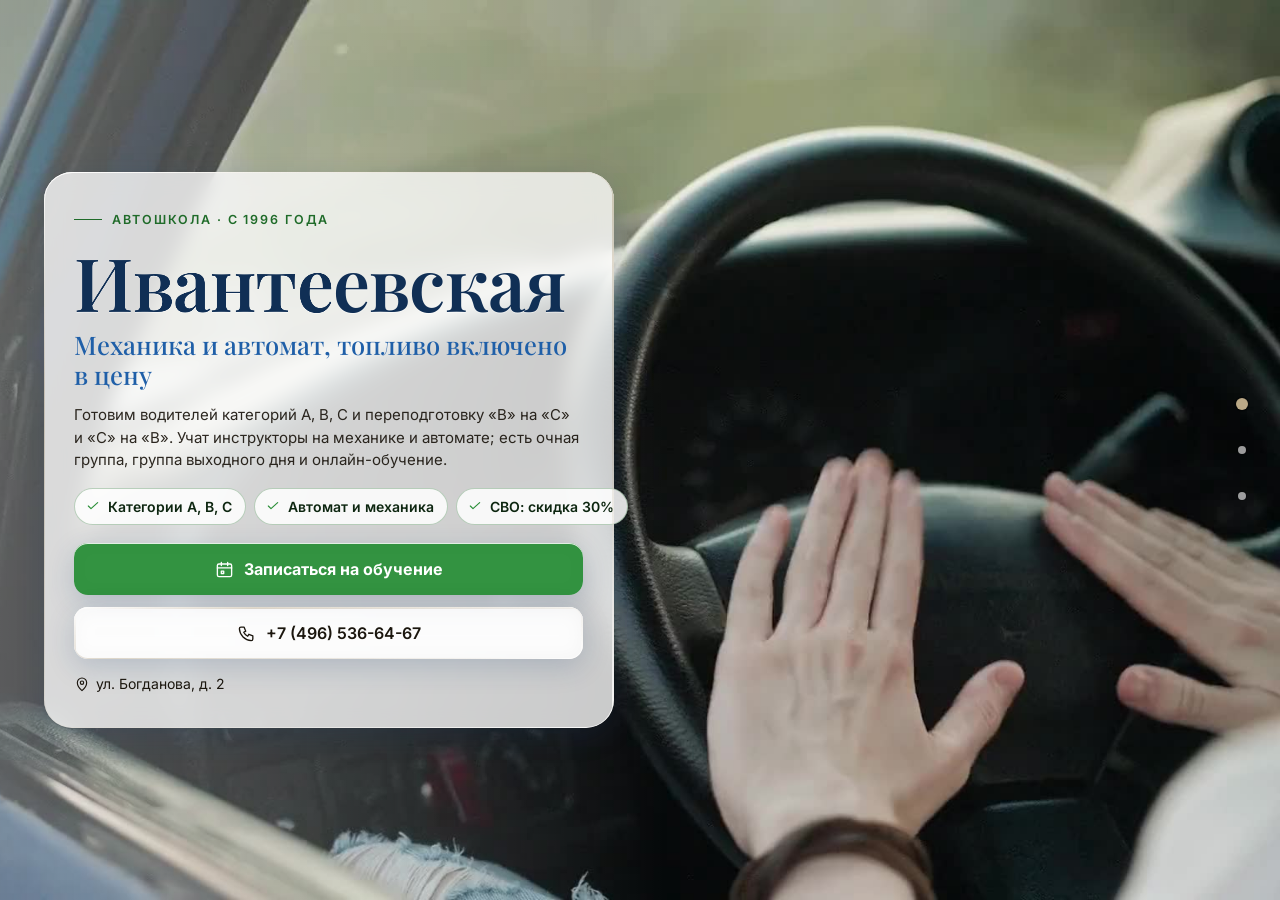
<file: index.html>
<!DOCTYPE html>
<html lang="ru" data-theme="light">
<head>
<meta charset="utf-8">
<meta name="viewport" content="width=device-width, initial-scale=1, viewport-fit=cover">
<title>Ивантеевская школа ДОСААФ — права A, B, C в Ивантеевке, от 30 000 ₽</title>
<meta name="description" content="Автошкола в Ивантеевке, ул. Богданова, 2: категории A, B, C, переподготовка, механика и автомат, топливо включено. Курсы от 30 000 ₽. Телефон +7 (496) 536-64-67.">
<meta name="robots" content="noindex, nofollow, noarchive">
<meta name="geo.region" content="RU-SPE">
<meta name="geo.placename" content="Санкт-Петербург">
<meta name="geo.position" content="59.8944504;30.4585142">
<meta name="ICBM" content="59.8944504, 30.4585142">
<meta property="og:type" content="website">
<meta property="og:locale" content="ru_RU">
<meta property="og:site_name" content="Автошкола «Ивантеевская школа ДОСААФ»">
<meta property="og:title" content="Ивантеевская школа ДОСААФ — права A, B, C в Ивантеевке, от 30 000 ₽">
<meta property="og:description" content="Автошкола в Ивантеевке, ул. Богданова, 2: категории A, B, C, переподготовка, механика и автомат, топливо включено. Курсы от 30 000 ₽. Телефон +7 (496) 536-64-67.">
<meta name="twitter:card" content="summary_large_image">
<meta name="twitter:title" content="Ивантеевская школа ДОСААФ — права A, B, C в Ивантеевке, от 30 000 ₽">
<meta name="twitter:description" content="Автошкола в Ивантеевке, ул. Богданова, 2: категории A, B, C, переподготовка, механика и автомат, топливо включено. Курсы от 30 000 ₽. Телефон +7 (496) 536-64-67.">
<meta name="theme-color" content="#f0fef2">
<link rel="icon" href="data:image/svg+xml,%3Csvg%20xmlns%3D%22http%3A//www.w3.org/2000/svg%22%20viewBox%3D%220%200%2064%2064%22%3E%3Crect%20width%3D%2264%22%20height%3D%2264%22%20rx%3D%2214%22%20fill%3D%22%231f5fa8%22/%3E%3Ccircle%20cx%3D%2232%22%20cy%3D%2232%22%20r%3D%2217%22%20fill%3D%22none%22%20stroke%3D%22%23fff%22%20stroke-width%3D%225%22/%3E%3Ccircle%20cx%3D%2232%22%20cy%3D%2232%22%20r%3D%225%22%20fill%3D%22%23ffc54d%22/%3E%3C/svg%3E">
<script>document.documentElement.classList.add('js');try{var _i=parseInt(localStorage.getItem('nb_fs2'),10),_f=[1,1.15,1.3,1.5][_i];if(_f)document.documentElement.style.setProperty('--fs',_f)}catch(e){}</script>
<style id="hero-timing">:root{--hero-d:1.2s}</style>
<link rel="preload" as="image" href="img/hero-poster.jpg" fetchpriority="high">
<!-- шрифты лежат внутри сайта: Google Fonts у российской аудитории режется -->
<style>
@font-face{font-family:'Inter';font-style:normal;font-weight:400;font-display:swap;src:url(assets/fonts/inter-400-cyrillic-ext.woff2) format('woff2');unicode-range:U+0460-052F, U+1C80-1C8A, U+20B4, U+2DE0-2DFF, U+A640-A69F, U+FE2E-FE2F}
@font-face{font-family:'Inter';font-style:normal;font-weight:400;font-display:swap;src:url(assets/fonts/inter-400-cyrillic.woff2) format('woff2');unicode-range:U+0301, U+0400-045F, U+0490-0491, U+04B0-04B1, U+2116}
@font-face{font-family:'Inter';font-style:normal;font-weight:400;font-display:swap;src:url(assets/fonts/inter-400-latin-ext.woff2) format('woff2');unicode-range:U+0100-02BA, U+02BD-02C5, U+02C7-02CC, U+02CE-02D7, U+02DD-02FF, U+0304, U+0308, U+0329, U+1D00-1DBF, U+1E00-1E9F, U+1EF2-1EFF, U+2020, U+20A0-20AB, U+20AD-20C0, U+2113, U+2C60-2C7F, U+A720-A7FF}
@font-face{font-family:'Inter';font-style:normal;font-weight:400;font-display:swap;src:url(assets/fonts/inter-400-latin.woff2) format('woff2');unicode-range:U+0000-00FF, U+0131, U+0152-0153, U+02BB-02BC, U+02C6, U+02DA, U+02DC, U+0304, U+0308, U+0329, U+2000-206F, U+20AC, U+2122, U+2191, U+2193, U+2212, U+2215, U+FEFF, U+FFFD}
@font-face{font-family:'Inter';font-style:normal;font-weight:500;font-display:swap;src:url(assets/fonts/inter-500-cyrillic-ext.woff2) format('woff2');unicode-range:U+0460-052F, U+1C80-1C8A, U+20B4, U+2DE0-2DFF, U+A640-A69F, U+FE2E-FE2F}
@font-face{font-family:'Inter';font-style:normal;font-weight:500;font-display:swap;src:url(assets/fonts/inter-500-cyrillic.woff2) format('woff2');unicode-range:U+0301, U+0400-045F, U+0490-0491, U+04B0-04B1, U+2116}
@font-face{font-family:'Inter';font-style:normal;font-weight:500;font-display:swap;src:url(assets/fonts/inter-500-latin-ext.woff2) format('woff2');unicode-range:U+0100-02BA, U+02BD-02C5, U+02C7-02CC, U+02CE-02D7, U+02DD-02FF, U+0304, U+0308, U+0329, U+1D00-1DBF, U+1E00-1E9F, U+1EF2-1EFF, U+2020, U+20A0-20AB, U+20AD-20C0, U+2113, U+2C60-2C7F, U+A720-A7FF}
@font-face{font-family:'Inter';font-style:normal;font-weight:500;font-display:swap;src:url(assets/fonts/inter-500-latin.woff2) format('woff2');unicode-range:U+0000-00FF, U+0131, U+0152-0153, U+02BB-02BC, U+02C6, U+02DA, U+02DC, U+0304, U+0308, U+0329, U+2000-206F, U+20AC, U+2122, U+2191, U+2193, U+2212, U+2215, U+FEFF, U+FFFD}
@font-face{font-family:'Inter';font-style:normal;font-weight:600;font-display:swap;src:url(assets/fonts/inter-600-cyrillic-ext.woff2) format('woff2');unicode-range:U+0460-052F, U+1C80-1C8A, U+20B4, U+2DE0-2DFF, U+A640-A69F, U+FE2E-FE2F}
@font-face{font-family:'Inter';font-style:normal;font-weight:600;font-display:swap;src:url(assets/fonts/inter-600-cyrillic.woff2) format('woff2');unicode-range:U+0301, U+0400-045F, U+0490-0491, U+04B0-04B1, U+2116}
@font-face{font-family:'Inter';font-style:normal;font-weight:600;font-display:swap;src:url(assets/fonts/inter-600-latin-ext.woff2) format('woff2');unicode-range:U+0100-02BA, U+02BD-02C5, U+02C7-02CC, U+02CE-02D7, U+02DD-02FF, U+0304, U+0308, U+0329, U+1D00-1DBF, U+1E00-1E9F, U+1EF2-1EFF, U+2020, U+20A0-20AB, U+20AD-20C0, U+2113, U+2C60-2C7F, U+A720-A7FF}
@font-face{font-family:'Inter';font-style:normal;font-weight:600;font-display:swap;src:url(assets/fonts/inter-600-latin.woff2) format('woff2');unicode-range:U+0000-00FF, U+0131, U+0152-0153, U+02BB-02BC, U+02C6, U+02DA, U+02DC, U+0304, U+0308, U+0329, U+2000-206F, U+20AC, U+2122, U+2191, U+2193, U+2212, U+2215, U+FEFF, U+FFFD}
@font-face{font-family:'Inter';font-style:normal;font-weight:700;font-display:swap;src:url(assets/fonts/inter-700-cyrillic-ext.woff2) format('woff2');unicode-range:U+0460-052F, U+1C80-1C8A, U+20B4, U+2DE0-2DFF, U+A640-A69F, U+FE2E-FE2F}
@font-face{font-family:'Inter';font-style:normal;font-weight:700;font-display:swap;src:url(assets/fonts/inter-700-cyrillic.woff2) format('woff2');unicode-range:U+0301, U+0400-045F, U+0490-0491, U+04B0-04B1, U+2116}
@font-face{font-family:'Inter';font-style:normal;font-weight:700;font-display:swap;src:url(assets/fonts/inter-700-latin-ext.woff2) format('woff2');unicode-range:U+0100-02BA, U+02BD-02C5, U+02C7-02CC, U+02CE-02D7, U+02DD-02FF, U+0304, U+0308, U+0329, U+1D00-1DBF, U+1E00-1E9F, U+1EF2-1EFF, U+2020, U+20A0-20AB, U+20AD-20C0, U+2113, U+2C60-2C7F, U+A720-A7FF}
@font-face{font-family:'Inter';font-style:normal;font-weight:700;font-display:swap;src:url(assets/fonts/inter-700-latin.woff2) format('woff2');unicode-range:U+0000-00FF, U+0131, U+0152-0153, U+02BB-02BC, U+02C6, U+02DA, U+02DC, U+0304, U+0308, U+0329, U+2000-206F, U+20AC, U+2122, U+2191, U+2193, U+2212, U+2215, U+FEFF, U+FFFD}
@font-face{font-family:'Playfair Display';font-style:normal;font-weight:500;font-display:swap;src:url(assets/fonts/playfair-display-500-cyrillic.woff2) format('woff2');unicode-range:U+0301, U+0400-045F, U+0490-0491, U+04B0-04B1, U+2116}
@font-face{font-family:'Playfair Display';font-style:normal;font-weight:500;font-display:swap;src:url(assets/fonts/playfair-display-500-latin-ext.woff2) format('woff2');unicode-range:U+0100-02BA, U+02BD-02C5, U+02C7-02CC, U+02CE-02D7, U+02DD-02FF, U+0304, U+0308, U+0329, U+1D00-1DBF, U+1E00-1E9F, U+1EF2-1EFF, U+2020, U+20A0-20AB, U+20AD-20C0, U+2113, U+2C60-2C7F, U+A720-A7FF}
@font-face{font-family:'Playfair Display';font-style:normal;font-weight:500;font-display:swap;src:url(assets/fonts/playfair-display-500-latin.woff2) format('woff2');unicode-range:U+0000-00FF, U+0131, U+0152-0153, U+02BB-02BC, U+02C6, U+02DA, U+02DC, U+0304, U+0308, U+0329, U+2000-206F, U+20AC, U+2122, U+2191, U+2193, U+2212, U+2215, U+FEFF, U+FFFD}
@font-face{font-family:'Playfair Display';font-style:normal;font-weight:600;font-display:swap;src:url(assets/fonts/playfair-display-600-cyrillic.woff2) format('woff2');unicode-range:U+0301, U+0400-045F, U+0490-0491, U+04B0-04B1, U+2116}
@font-face{font-family:'Playfair Display';font-style:normal;font-weight:600;font-display:swap;src:url(assets/fonts/playfair-display-600-latin-ext.woff2) format('woff2');unicode-range:U+0100-02BA, U+02BD-02C5, U+02C7-02CC, U+02CE-02D7, U+02DD-02FF, U+0304, U+0308, U+0329, U+1D00-1DBF, U+1E00-1E9F, U+1EF2-1EFF, U+2020, U+20A0-20AB, U+20AD-20C0, U+2113, U+2C60-2C7F, U+A720-A7FF}
@font-face{font-family:'Playfair Display';font-style:normal;font-weight:600;font-display:swap;src:url(assets/fonts/playfair-display-600-latin.woff2) format('woff2');unicode-range:U+0000-00FF, U+0131, U+0152-0153, U+02BB-02BC, U+02C6, U+02DA, U+02DC, U+0304, U+0308, U+0329, U+2000-206F, U+20AC, U+2122, U+2191, U+2193, U+2212, U+2215, U+FEFF, U+FFFD}
/* ===== Notary site — generator stylesheet (light warm base, dark theme by toggle) ===== */
:root{
  --p100:#665230; --p90:#97825e; --p80:#bba887; --p70:#c2b9a9; --p50:#dad5ce; --p40:#e0dedb;
  --p30:#eeece9; --p20:#f1f1f0; --p10:#f8f8f8; --n100:#0e0f11; --n90:#3c404b; --n10:#fff;

  --bg:var(--p10); --bg2:var(--p20); --bg3:var(--p30); --card:var(--n10); --text:var(--n100); --muted:var(--n90);
  --line:var(--p50); --line2:var(--p40); --accent:var(--p90); --accent-d:var(--p100); --accent-l:var(--p80); --accent-soft:var(--p30);
  --on-accent:#fff; --shadow:0 1px 10px rgba(51,51,51,.10); --shadow-lg:0 12px 40px rgba(30,24,10,.14);
  --hero-ov1:rgba(14,15,17,.72); --hero-ov2:rgba(14,15,17,.30); --sec-ov:rgba(248,248,248,.72);
  --ok:#2e8b57; --bad:#b4453b;
  /* те же цвета составляющими: rgba() понимают все браузеры, color-mix() — нет */
  --bg-rgb:248,248,248; --card-rgb:255,255,255; --accent-rgb:151,130,94; --ok-rgb:46,139,87;

  --zc:var(--fs); --fs:1; --vwu:calc(1vw / var(--fs)); --vhu:calc(1vh / var(--fs));   /* масштаб текста (А−/А+) и «честные» vw/vh под ним */
  --hdr-h:68px; --bar-h:70px; --vh:calc(100*var(--vhu)); --gap:24px; --radius:14px; --radius-s:10px;
  --font:"Inter",Tahoma,Arial,sans-serif; --serif:"Playfair Display",Georgia,"Times New Roman",serif;
  --ease:cubic-bezier(.65,.05,.36,1); --speed:520ms;
}
html[data-theme="dark"]{
  --bg:#17150f; --bg2:#1d1a13; --bg3:#252117; --card:#221e15; --text:#f1ebdf; --muted:#b9ae98;
  --line:#3a3325; --line2:#2f2a1e; --accent:#c9b17f; --accent-d:#e0cf9f; --accent-l:#8d7b58; --accent-soft:#2a251a;
  --on-accent:#17150f; --shadow:0 1px 12px rgba(0,0,0,.45); --shadow-lg:0 14px 40px rgba(0,0,0,.55);
  --hero-ov1:rgba(10,9,6,.80); --hero-ov2:rgba(10,9,6,.40); --sec-ov:rgba(16,15,12,.76);
  --bg-rgb:23,21,15; --card-rgb:34,30,21; --accent-rgb:201,177,127;
}

*,*::before,*::after{box-sizing:border-box}
/* А−/А+: весь сайт — шапка, плашки, меню, формы, окна — растёт пропорционально, как при увеличении масштаба в браузере */
html{-webkit-text-size-adjust:100%;scroll-behavior:auto;zoom:var(--fs,1)}
html,body{height:100%;margin:0;overflow:hidden;background:var(--bg);color:var(--text);
  font-family:var(--font);font-size:16px;line-height:1.55;-webkit-font-smoothing:antialiased}
body{overscroll-behavior:none;position:relative}
a{color:inherit;text-decoration:none}
img{display:block;max-width:100%}
button{font:inherit;color:inherit;background:none;border:0;padding:0;cursor:pointer}
input,select,textarea{font:inherit;color:inherit}
h1,h2,h3,h4,p{margin:0}
ul{margin:0;padding:0;list-style:none}
svg{display:block}
.ico{width:22px;height:22px;stroke:currentColor;fill:none;stroke-width:1.7;stroke-linecap:round;stroke-linejoin:round;flex:none}
.vh{position:absolute!important;width:1px;height:1px;overflow:hidden;clip:rect(0 0 0 0);white-space:nowrap}

/* ---------- typography helpers ---------- */
.kicker{display:inline-flex;align-items:center;gap:10px;font-size:13px;font-weight:600;letter-spacing:.14em;text-transform:uppercase;color:var(--accent)}
.kicker::before{content:"";width:28px;height:1px;background:var(--accent)}
.h2{font-size:clamp(26px,calc(3.2*var(--vwu,1vw)),40px);font-weight:600;letter-spacing:-.02em;line-height:1.12;margin-top:10px}
.lead{color:var(--muted);font-size:17px;max-width:640px;margin-top:12px}
.sec-head{margin-bottom:28px}
#contacts .sec-head{margin-bottom:18px}

/* ---------- buttons ---------- */
.btn{display:inline-flex;align-items:center;justify-content:center;gap:10px;min-height:48px;padding:0 22px;border-radius:999px;
  font-weight:600;font-size:15px;line-height:1;border:1.5px solid transparent;transition:background .25s,color .25s,border-color .25s,transform .2s,box-shadow .25s;white-space:nowrap}
.btn:active{transform:translateY(1px)}
.btn-primary{background:var(--accent-d);color:var(--on-accent);border-color:var(--accent-d)}
.btn-primary:hover{background:var(--accent);border-color:var(--accent);color:#fff}
html[data-theme="dark"] .btn-primary:hover{color:#17150f}
.btn-ghost{border-color:var(--line);color:var(--text);background:var(--card)}
.btn-ghost:hover{border-color:var(--accent);color:var(--accent-d)}
.btn-light{background:rgba(255,255,255,.14);color:#fff;border-color:rgba(255,255,255,.55);backdrop-filter:blur(6px)}
.btn-light:hover{background:#fff;color:var(--n100)}
.btn-white{background:#fff;color:var(--n100);border-color:#fff}
.btn-white:hover{background:var(--p30);border-color:var(--p30)}
.btn .ico{width:18px;height:18px}
.btn-sm{min-height:44px;padding:0 16px;font-size:14px}

/* ---------- header ---------- */
.hdr{position:fixed;top:0;left:0;right:0;height:var(--hdr-h);z-index:200;display:flex;align-items:center;
  zoom:calc(1 / var(--zc,1)); --vwu:1vw; --vhu:1vh;   /* А−/А+ шапку не трогают: она всегда как при 100 % (страница в zoom, шапка — встречный zoom) */
  background:rgba(var(--bg-rgb),.88);backdrop-filter:blur(12px);-webkit-backdrop-filter:blur(12px);
  border-bottom:1px solid var(--line2);transition:background .3s}
.hdr-in{width:100%;max-width:1280px;margin:0 auto;padding:0 28px;display:flex;align-items:center;gap:24px}
.brand{display:flex;align-items:center;gap:12px;min-width:0;min-height:44px}
.mono-img{object-fit:contain;background:#fff;padding:2px;box-sizing:border-box}
.mono{width:42px;height:42px;border-radius:12px;background:var(--accent-d);color:var(--on-accent);display:grid;place-items:center;
  font-family:var(--serif);font-size:20px;font-weight:600;flex:none;letter-spacing:.02em}
.brand-t{display:flex;flex-direction:column;line-height:1.15;min-width:0}
.brand-n{font-weight:600;font-size:15px;white-space:nowrap;overflow:hidden;text-overflow:ellipsis}
.brand-s{font-size:13px;color:var(--muted);white-space:nowrap;overflow:hidden;text-overflow:ellipsis}
.nav{display:flex;align-items:center;gap:4px;margin-left:auto}
.nav > li{position:relative}
.nav-a{display:inline-flex;align-items:center;gap:6px;min-height:44px;padding:10px 12px;border-radius:8px;font-size:14px;font-weight:500;color:var(--text);opacity:.8;transition:opacity .2s,background .2s}
.nav-a:hover,.nav-a.cur,.nav > li.open > .nav-a{opacity:1;background:var(--bg3)}
.nav-a .chev{width:14px;height:14px;transition:transform .25s}
.nav > li.open > .nav-a .chev{transform:rotate(180deg)}
.hdr-tools{display:flex;align-items:center;gap:6px;margin-left:8px}
.tool{width:44px;height:44px;border-radius:10px;display:grid;place-items:center;color:var(--text);opacity:.8;transition:background .2s,opacity .2s}
.tool:hover{background:var(--bg3);opacity:1}
.tool .ico{width:20px;height:20px}
.tool-lang{width:auto;padding:0 10px;gap:6px;font-size:13px;font-weight:600;letter-spacing:.04em;display:flex;align-items:center}
.lang-wrap{position:relative}
.lang-dd{position:absolute;right:0;top:calc(100% + 8px);background:var(--card);border:1px solid var(--line);border-radius:12px;box-shadow:var(--shadow-lg);
  padding:6px;min-width:190px;display:none;z-index:210}
.lang-wrap.open .lang-dd{display:block}
.lang-dd button,.lang-dd a{display:flex;width:100%;align-items:center;gap:10px;min-height:44px;padding:9px 12px;border-radius:8px;font-size:14px;text-align:left}
.lang-dd button:hover,.lang-dd a:hover{background:var(--bg3)}
.lang-dd button.cur,.lang-dd a.cur{color:var(--accent-d);font-weight:600}
.lang-dd b{font-size:13px;letter-spacing:.08em;width:26px;color:var(--muted)}
.hdr-book{margin-left:4px}
.burger{display:none}
.moon,.sun{display:none}
html[data-theme="dark"] .sun{display:block}
html:not([data-theme="dark"]) .moon{display:block}

/* mega menu */
.mega{position:absolute;left:50%;top:calc(100% + 10px);transform:translateX(-50%);width:min(980px,calc(calc(100*var(--vwu,1vw)) - 40px));
  background:var(--card);border:1px solid var(--line);border-radius:16px;box-shadow:var(--shadow-lg);padding:20px;display:none;z-index:210}
.nav > li.open > .mega{display:block}
.mega-head{display:flex;justify-content:space-between;align-items:baseline;gap:16px;padding:0 6px 14px;border-bottom:1px solid var(--line2);margin-bottom:12px}
.mega-head b{font-size:14px}
.mega-head span{font-size:13px;color:var(--muted)}
.mega-grid{display:grid;grid-template-columns:repeat(2,1fr);gap:4px}
.mega-it{display:flex;gap:12px;align-items:flex-start;padding:10px 12px;border-radius:10px;text-align:left;width:100%;transition:background .2s}
.mega-it:hover{background:var(--bg3)}
.mega-it .cic{width:38px;height:38px;border-radius:10px;background:var(--accent-soft);color:var(--accent-d);display:grid;place-items:center;flex:none}
.mega-it .cic .ico{width:20px;height:20px}
.mega-it b{display:block;font-size:14px;font-weight:600}
.mega-it small{display:block;font-size:13px;color:var(--muted);line-height:1.35;margin-top:2px}
.mega-it em{font-style:normal;font-size:13px;color:var(--accent);margin-top:3px;display:block}

/* mobile menu */
.mmenu{position:fixed;top:calc(var(--hdr-h) / var(--zc,1));left:0;right:0;bottom:var(--bar-h);z-index:190;background:var(--bg);overflow-y:auto;padding:14px 18px 30px;display:none}
.mmenu.open{display:block}
.mmenu a,.mmenu .macc > button{display:flex;align-items:center;justify-content:space-between;width:100%;padding:14px 6px;border-bottom:1px solid var(--line2);font-size:17px;font-weight:500;text-align:left}
.mmenu .macc > button .chev{width:18px;height:18px;transition:transform .25s}
.mmenu .macc.open > button .chev{transform:rotate(180deg)}
.mmenu .macc-list{display:none;padding:4px 0 8px}
.mmenu .macc.open .macc-list{display:block}
.mmenu .macc-list button{display:flex;align-items:center;gap:12px;width:100%;padding:11px 8px;border-radius:10px;text-align:left;font-size:15px}
.mmenu .macc-list button:hover{background:var(--bg3)}
.mmenu .macc-list .cic{width:32px;height:32px;border-radius:8px;background:var(--accent-soft);color:var(--accent-d);display:grid;place-items:center;flex:none}
.mmenu .macc-list .cic .ico{width:17px;height:17px}
.mmenu-foot{display:flex;flex-wrap:wrap;gap:8px;margin-top:18px}
.mmenu-foot .btn{flex:1}

/* ---------- full-page scroller ---------- */
.fp{position:relative;width:100%;height:var(--vh);overflow:hidden}
.fp-track{will-change:transform;transition:transform var(--speed) var(--ease)}
.fp-track.no-anim{transition:none}
.sec{position:relative;height:var(--vh);width:100%;overflow:hidden}
.sec-scroll{height:100%;overflow-y:auto;overflow-x:hidden;display:flex;flex-direction:column;
  padding:calc(var(--hdr-h) / var(--zc,1) + 20px) 28px calc(var(--bar-h) + 96px);-webkit-overflow-scrolling:touch;scrollbar-width:thin;scrollbar-color:var(--line) transparent}
.wrap{margin:auto;width:100%;max-width:1180px}
.sec-alt{background:var(--bg2)}

/* reveal animation */
.rv{opacity:0;transform:translateY(18px);transition:opacity .7s ease,transform .7s ease;transition-delay:calc(var(--i,0) * 90ms)}
.sec.active .rv{opacity:1;transform:none}

/* side dots */
.dots{position:fixed;right:16px;top:50%;transform:translateY(-50%);z-index:150;display:flex;flex-direction:column;gap:2px}
.dots button{position:relative;width:44px;height:44px;display:grid;place-items:center}
.dots button::after{content:"";width:8px;height:8px;border-radius:50%;background:var(--muted);opacity:.45;transition:transform .25s,opacity .25s,background .25s}
.dots button:hover::after{opacity:.9}
.dots button.cur::after{background:var(--accent);opacity:1;transform:scale(1.5)}
.dots button span{position:absolute;right:32px;top:50%;transform:translateY(-50%) translateX(6px);background:var(--n100);color:#fff;font-size:13px;
  padding:5px 10px;border-radius:6px;white-space:nowrap;opacity:0;pointer-events:none;transition:opacity .2s,transform .2s}
.dots button:hover span{opacity:1;transform:translateY(-50%)}
.sec-hero ~ .dots{color:#fff}
body[data-sec="0"] .dots button::after{background:#fff}
body[data-sec="0"] .dots button.cur::after{background:var(--p80)}

.sec:not(.sec-hero) .sec-scroll{position:relative;z-index:1}

.status{display:inline-flex;align-items:center;gap:8px;padding:8px 14px 8px 10px;border-radius:999px;background:rgba(255,255,255,.12);border:1px solid rgba(255,255,255,.28);font-size:13px;backdrop-filter:blur(6px)}
.status i{width:9px;height:9px;border-radius:50%;background:#7bd389;box-shadow:0 0 0 3px rgba(123,211,137,.28)}
.status.closed i{background:#f08a7e;box-shadow:0 0 0 3px rgba(240,138,126,.28)}
.status.soon i{background:#f0c674;box-shadow:0 0 0 3px rgba(240,198,116,.28)}
.status span{opacity:.85}
.addr-link{display:inline-flex;align-items:center;gap:6px;border-bottom:1px solid currentColor;padding:13px 0 14px;margin:-13px 0 -14px;transition:color .2s}
.addr-link:hover{color:var(--accent)}
.addr-link .ico{width:16px;height:16px}

/* ---------- services ---------- */
.svc-grid{display:grid;grid-template-columns:repeat(5,1fr);gap:14px}
.svc{display:flex;flex-direction:column;align-items:flex-start;gap:10px;padding:18px 16px 16px;border-radius:var(--radius);background:var(--card);border:1px solid var(--line2);
  text-align:left;min-height:170px;transition:transform .25s,box-shadow .25s,border-color .25s;position:relative}
.svc:hover{transform:translateY(-3px);box-shadow:var(--shadow-lg);border-color:var(--accent-l)}
.svc .cic{width:44px;height:44px;border-radius:12px;background:var(--accent-soft);color:var(--accent-d);display:grid;place-items:center}
.svc b{font-size:15px;font-weight:600;line-height:1.3}
.svc small{font-size:13px;color:var(--muted);line-height:1.35}
.svc em{font-style:normal;font-size:13px;color:var(--accent);margin-top:auto;padding-top:6px;display:inline-flex;align-items:center;gap:4px}
.svc em .ico{width:12px;height:12px}

/* ---------- about ---------- */
.about{display:grid;grid-template-columns:1.15fr .85fr;gap:48px;align-items:start}
.about-txt p{color:var(--muted);margin-top:14px;font-size:16px}
.about-txt p:first-of-type{color:var(--text)}
.quote{margin-top:22px;padding:16px 20px;border-left:3px solid var(--accent);background:var(--card);border-radius:0 12px 12px 0;font-family:var(--serif);font-size:18px;line-height:1.45;color:var(--text)}
.creds{display:grid;gap:10px}
.cred{display:flex;gap:14px;align-items:center;padding:14px 16px;border-radius:12px;background:var(--card);border:1px solid var(--line2)}
.cred .cic{width:40px;height:40px;border-radius:10px;background:var(--accent-soft);color:var(--accent-d);display:grid;place-items:center;flex:none}
.cred .cic .ico{width:20px;height:20px}
.cred small{display:block;font-size:13px;color:var(--muted);text-transform:uppercase;letter-spacing:.06em}
.cred b{display:block;font-size:15px;font-weight:600;line-height:1.3}
.chips{display:flex;flex-wrap:wrap;gap:8px;margin-top:16px}
.chips li{padding:8px 14px;border-radius:999px;border:1px solid var(--accent-l);color:var(--accent-d);font-size:13.5px;font-weight:500;background:var(--card)}
.strong-lbl{margin-top:22px;font-size:13px;text-transform:uppercase;letter-spacing:.1em;color:var(--muted)}

/* ---------- how ---------- */
.steps{display:grid;grid-template-columns:repeat(5,1fr);gap:16px;position:relative;margin-top:14px}
.steps::before{content:"";position:absolute;left:8%;right:8%;top:30px;height:1px;background:var(--line)}
.step{position:relative;padding:0 8px}
.step-n{width:60px;height:60px;border-radius:50%;background:var(--card);border:1.5px solid var(--accent-l);color:var(--accent-d);display:grid;place-items:center;
  font-family:var(--serif);font-size:24px;font-weight:600;position:relative;z-index:1;transition:background .4s,color .4s}
.sec.active .step-n{animation:pop .6s var(--ease) both;animation-delay:calc(var(--i) * 140ms + 150ms)}
@keyframes pop{0%{transform:scale(.6);opacity:0}60%{transform:scale(1.08);opacity:1}100%{transform:scale(1)}}
.step b{display:block;margin-top:16px;font-size:17px;font-weight:600}
.step p{color:var(--muted);font-size:14.5px;margin-top:6px}

/* ---------- reviews ---------- */
.reviews{display:grid;grid-template-columns:300px 1fr;gap:28px;align-items:start}
.rsum{background:var(--card);border:1px solid var(--line2);border-radius:var(--radius);padding:26px 24px;text-align:center}
.rsum .big{font-family:var(--serif);font-size:64px;line-height:1;font-weight:500;color:var(--accent-d)}
.stars{display:inline-flex;gap:3px;--fill:100%}
.stars svg{width:20px;height:20px}
.stars .st{fill:var(--line);stroke:none}
.stars .st.on{fill:#e7b73b}
.stars .st.half{fill:url(#halfgrad)}
.rsum .stars{margin-top:8px}
.rsum p{color:var(--muted);font-size:13.5px;margin-top:10px;line-height:1.4}
.rsum .btn{margin-top:16px;width:100%}
.rsum .gis{display:block;margin:10px 0 -14px;padding:14px 0;font-size:13px;color:var(--accent-d);text-decoration:underline;text-underline-offset:3px}
.rgrid{display:grid;grid-template-columns:repeat(2,1fr);gap:14px}
.rev{background:var(--card);border:1px solid var(--line2);border-radius:var(--radius);padding:20px;display:flex;flex-direction:column;gap:10px}
.rev .stars svg{width:15px;height:15px}
.rev p{font-size:14.5px;line-height:1.5;flex:1}
.rev p::before{content:"“";font-family:var(--serif);color:var(--accent);font-size:22px;line-height:0;margin-right:4px;vertical-align:-6px}
.rev-meta{display:flex;flex-wrap:wrap;justify-content:space-between;gap:4px 10px;align-items:baseline;font-size:13px;color:var(--muted)}
.rev-meta b{color:var(--text);font-weight:600}
.rev-src{display:inline-flex;align-items:center;gap:5px;white-space:nowrap;margin-left:auto}
.rev-src i{width:6px;height:6px;border-radius:50%;background:var(--accent)}
.rev-sample{color:var(--muted);font-style:italic;opacity:.85}
.rev-real{color:var(--accent-d);font-weight:600}
.rev-real i{background:var(--ok)}
.rev-is-real{border-color:var(--accent-l)}
.demo-note{margin-top:14px;max-width:760px;font-size:13.5px;line-height:1.45;color:var(--muted);background:var(--accent-soft);
  border-left:3px solid var(--accent);border-radius:0 8px 8px 0;padding:8px 12px}
.rnote{margin-top:14px;font-size:13px;color:var(--muted)}

/* ---------- faq ---------- */
.faq{display:grid;grid-template-columns:1fr 1fr;gap:0 32px;align-items:start}
.faq-col{display:flex;flex-direction:column}
.fq{border-bottom:1px solid var(--line)}
.fq > button{display:flex;width:100%;align-items:center;justify-content:space-between;gap:16px;min-height:44px;padding:16px 4px;text-align:left;font-weight:600;font-size:15.5px;line-height:1.35}
.fq > button .pl{width:26px;height:26px;border-radius:50%;border:1px solid var(--line);display:grid;place-items:center;flex:none;color:var(--accent-d);transition:transform .3s,background .3s}
.fq > button .pl .ico{width:14px;height:14px}
.fq.open > button .pl{transform:rotate(45deg);background:var(--accent-soft)}
.fq-a{display:grid;grid-template-rows:0fr;transition:grid-template-rows .35s var(--ease)}
.fq.open .fq-a{grid-template-rows:1fr}
.fq-a > div{overflow:hidden}
.fq-a p{color:var(--muted);font-size:14.5px;padding:0 4px 16px;line-height:1.55}
.fq-a .faq-note{font-size:13px;color:var(--accent-d);padding-bottom:6px}
.fq-a .faq-note:empty{display:none}

/* ---------- contacts ---------- */
.contacts{display:grid;grid-template-columns:1fr 1.05fr 1fr;gap:18px;align-items:stretch}
.contacts .cbox{padding:16px 18px}
.cbox{background:var(--card);border:1px solid var(--line2);border-radius:var(--radius);padding:20px}
.cl{display:grid;gap:12px}
.cl li{display:flex;gap:12px;align-items:flex-start}
.cl .cic{width:36px;height:36px;border-radius:10px;background:var(--accent-soft);color:var(--accent-d);display:grid;place-items:center;flex:none}
.cl .cic .ico{width:18px;height:18px}
.cl small{display:block;font-size:13px;color:var(--muted);text-transform:uppercase;letter-spacing:.06em}
.cl b{display:block;font-weight:500;font-size:15px;line-height:1.4}
.cl a.tel,.cl a.mail{display:block;padding:14px 0;margin:-14px 0}
.cl a.tel:hover,.cl a.mail:hover{color:var(--accent-d)}
.hours-link{display:inline-block;font-size:13px;color:var(--accent-d);text-decoration:underline;text-underline-offset:3px;padding:14px 0;margin:-14px 0}
.cl .msgs{display:flex;gap:8px;margin-top:4px;flex-wrap:wrap}
.cl .msgs a{display:inline-flex;align-items:center;gap:6px;padding:6px 10px;border-radius:8px;border:1px solid var(--line);font-size:13px;min-height:44px}
.cl .msgs a .ico{width:16px;height:16px}
.mapbox{display:flex;flex-direction:column;gap:12px;padding:12px}
.map{flex:1;min-height:280px;border-radius:10px;overflow:hidden;border:1px solid var(--line);background:var(--bg3);position:relative}
.map iframe{width:100%;height:100%;border:0;position:absolute;inset:0}
.map-actions{display:flex;gap:8px;flex-wrap:wrap}
.map-actions .btn{flex:1;min-height:44px;font-size:14px;padding:0 12px}

/* form */
.form h3{font-size:19px;font-weight:600}
.form .fdesc{color:var(--muted);font-size:13.5px;margin-top:6px}
.fg{display:grid;gap:8px;margin-top:12px}
.f2{display:grid;grid-template-columns:1fr 1fr;gap:10px}
.fld{display:flex;flex-direction:column;gap:4px}
.fld label{font-size:13px;color:var(--muted);font-weight:500}
.fld input,.fld select,.fld textarea{width:100%;background:var(--bg);border:1px solid var(--line);border-radius:10px;padding:8px 12px;font-size:14px;transition:border-color .2s,box-shadow .2s;min-height:44px}
.fld textarea{min-height:48px;resize:vertical}
.fld input:focus,.fld select:focus,.fld textarea:focus{outline:0;border-color:var(--accent);box-shadow:0 0 0 3px rgba(var(--accent-rgb),.22)}
.fld.err input,.fld.err select{border-color:var(--bad)}
.ferr{font-size:13px;color:var(--bad);display:none}
.fld.err .ferr{display:block}
.fnote{font-size:13px;color:var(--muted);margin-top:8px;line-height:1.4}
.fok{display:none;margin-top:10px;padding:10px 12px;border-radius:10px;background:rgba(var(--ok-rgb),.12);color:var(--ok);font-size:13.5px}
.fok.show{display:block}

.foot{margin-top:18px;padding-top:12px;padding-left:250px;flex-wrap:nowrap;align-items:flex-start;border-top:1px solid var(--line2);display:flex;justify-content:space-between;gap:16px;flex-wrap:wrap;font-size:13px;color:var(--muted)}
.foot p{max-width:none}
.foot .fl{white-space:nowrap;flex:none}
.foot .fl a{margin-left:14px;padding:14px 0;margin-top:-14px;margin-bottom:-14px;display:inline-block;min-width:44px;text-align:center;text-decoration:underline;text-underline-offset:3px}

/* ---------- bottom bar ---------- */
.bar{position:fixed;inset:auto 0 0;z-index:300;background:var(--card);box-shadow:0 -1px 10px rgba(51,51,51,.1);border-top:1px solid var(--line2);
  padding:6px 0;padding-bottom:calc(6px + env(safe-area-inset-bottom,0px))}
.bar-in{display:flex;justify-content:space-around;align-items:center;max-width:1080px;margin:0 auto}
.bi{display:flex;flex-direction:column;align-items:center;gap:5px;padding:8px 24px;border-radius:10px;font-size:13.5px;line-height:1;color:var(--text);opacity:.65;
  transition:opacity .3s,background .3s,color .3s;flex:1;max-width:190px;min-width:0}
.bi span{white-space:nowrap;max-width:100%;overflow:hidden;text-overflow:ellipsis}
.bi .ico{width:24px;height:24px}
.bi:hover{opacity:1;background:var(--bg3)}
.bi.cur{opacity:1;color:var(--accent-d)}


/* ---------- modals ---------- */
.modal{position:fixed;inset:0;z-index:400;background:rgba(14,15,17,.62);display:none;align-items:center;justify-content:center;padding:20px}
.modal.open{display:flex}
.mbox{background:var(--card);color:var(--text);border-radius:18px;width:100%;max-width:560px;max-height:min(calc(86*var(--vhu,1vh)),860px);overflow:auto;padding:26px 26px 22px;position:relative;box-shadow:var(--shadow-lg);
  animation:mup .3s var(--ease)}
@keyframes mup{from{opacity:0;transform:translateY(16px) scale(.98)}to{opacity:1;transform:none}}
.mbox-lg{max-width:760px}
.mclose{position:absolute;top:12px;right:12px;width:44px;height:44px;border-radius:50%;display:grid;place-items:center;color:var(--muted)}
.mclose:hover{background:var(--bg3);color:var(--text)}
.mbox h3{font-size:22px;font-weight:600;padding-right:36px}
.mbox .msub{color:var(--muted);font-size:14px;margin-top:4px}
.hours-t{width:100%;border-collapse:collapse;margin-top:16px;font-size:15px}
.hours-t td{padding:9px 6px;border-bottom:1px solid var(--line2)}
.hours-t td:last-child{text-align:right;font-weight:500;white-space:nowrap}
.hours-t tr.today td{color:var(--accent-d);font-weight:600}
.hours-t tr.today td:first-child::after{content:" · " attr(data-today);font-weight:400;font-size:13px;color:var(--muted)}
.hours-t tr.off td:last-child{color:var(--muted);font-weight:400}
.mnote{margin-top:14px;padding:12px 14px;border-radius:10px;background:var(--bg2);font-size:13.5px;color:var(--muted)}
.mnote b{display:block;color:var(--text);margin-bottom:3px;font-size:13px}
.mcontacts{display:flex;flex-wrap:wrap;gap:8px;margin-top:14px}
.mcontacts a{display:inline-flex;align-items:center;gap:7px;min-height:44px;padding:9px 13px;border-radius:10px;border:1px solid var(--line);font-size:13.5px}
.mcontacts a .ico{width:16px;height:16px}
.mcontacts a:hover{border-color:var(--accent)}
/* способы записи: позвонить, написать на почту, заказать обратный звонок */
.bk-opts{display:grid;gap:10px;margin-top:14px}
.bk-opt{display:flex;align-items:center;gap:14px;min-height:60px;padding:10px 16px;border-radius:14px;border:1px solid var(--line);background:var(--bg3);color:var(--text);font-size:16px;font-weight:600;text-align:left;text-decoration:none;transition:border-color .2s,background .2s}
.bk-opt:hover{border-color:var(--accent);background:var(--accent-soft)}
.bk-opt .ico{width:24px;height:24px;color:var(--accent-d);flex:none}
.bk-opt small{display:block;font-weight:400;font-size:13px;color:var(--muted);margin-top:1px}
.mbox-book{max-width:440px}
/* оплата значками, подпись у общего телефона */
.pay-pills{display:flex;flex-wrap:wrap;gap:6px;margin-top:5px}
.pay-pill{display:inline-flex;align-items:center;gap:6px;padding:4px 11px 4px 9px;border-radius:999px;border:1px solid var(--line);background:var(--bg3);font-size:13px;font-weight:600;line-height:1.3;white-space:nowrap}
.pay-pill .ico{width:15px;height:15px;color:var(--accent-d)}
.pay-pill.pay-logo{background:#fff;border-color:rgba(0,0,0,.12);padding:3px 11px;min-height:28px}
.pay-pill.pay-logo img{display:block;height:17px;width:auto}
.pay-pill.pay-logo img[src$="sbp.svg"]{height:20px}

.brand-t{display:flex;flex-direction:column;justify-content:center;gap:2px;line-height:1.1;min-width:0}
.brand-s{display:block;font-size:10.5px;font-weight:600;letter-spacing:.16em;text-transform:uppercase;color:var(--muted);white-space:nowrap;overflow:visible;text-overflow:clip}
.brand-n{font-size:16px;font-weight:600;white-space:nowrap;overflow:visible;text-overflow:clip}
.nav-a{white-space:nowrap}
#navServices{position:static}
.mega{max-height:calc(calc(100*var(--vhu,1vh)) - var(--hdr-h) - 24px);overflow-y:auto;top:calc(100% + 6px);width:min(980px,calc(calc(100*var(--vwu,1vw)) - 32px))}
@media screen and (max-width:760px){.mega-grid{grid-template-columns:1fr}}
@media screen and (max-width:479px){.brand-t{display:flex}.brand-s{font-size:9px;letter-spacing:.14em}.brand-n{font-size:12.5px;white-space:normal;line-height:1.12}}
.bk-inline{grid-template-columns:repeat(3,1fr);gap:8px}
.bk-inline .bk-opt{flex-direction:column;justify-content:center;gap:5px;min-height:76px;padding:9px 6px;font-size:13.5px;text-align:center;line-height:1.2}
.bk-inline .bk-opt .ico{width:22px;height:22px}
.bk-inline .bk-opt small{display:none}
/* services modal */
.svc-list{margin-top:16px;display:grid;grid-template-columns:1fr 1fr;gap:6px}
.svc-list button{display:flex;gap:10px;align-items:center;width:100%;min-height:44px;text-align:left;padding:10px 12px;border-radius:10px;font-size:14px;line-height:1.35;border:1px solid var(--line2);background:var(--bg)}
.svc-list button:hover{border-color:var(--accent);background:var(--accent-soft)}
.svc-list button .ico{width:16px;height:16px;color:var(--accent);margin-top:2px}
.mhint{font-size:13px;color:var(--muted);margin-top:12px}
.mhead{display:flex;gap:14px;align-items:center;padding-right:36px}
.mhead .cic{width:48px;height:48px;border-radius:12px;background:var(--accent-soft);color:var(--accent-d);display:grid;place-items:center;flex:none}

/* ---------- responsive ---------- */
@media (max-width:1200px){
  .svc-grid{grid-template-columns:repeat(5,1fr)}
  .svc{min-height:160px;padding:14px}
  .svc small{display:none}
}
@media screen and (max-width:991px){
  :root{--hdr-h:62px}
  .nav,.hdr-book{display:none}
  .burger{display:grid}
  .hdr-in{padding:0 18px;gap:12px}
}
@media (max-width:991px){
  :root{--bar-h:64px}
  .sec-scroll{padding:calc(var(--hdr-h) / var(--zc,1) + 16px) 22px calc(var(--bar-h) + 96px)}
  .dots{right:8px;gap:8px}
  .dots button span{display:none}
  .svc-grid{grid-template-columns:repeat(3,1fr);gap:10px}
  .svc{min-height:0}
  .about{grid-template-columns:1fr;gap:22px}
  .steps{grid-template-columns:repeat(5,1fr);gap:10px}
  .step-n{width:48px;height:48px;font-size:20px}
  .step b{font-size:15px}.step p{font-size:13px}
  .reviews{grid-template-columns:1fr;gap:16px}
  .rsum{display:flex;align-items:center;gap:18px;text-align:left;padding:16px 18px}
  .rsum .big{font-size:44px}.rsum .stars{margin:0}.rsum p{margin:0;flex:1}.rsum .btn{margin:0;width:auto}.rsum .gis{display:none}
  .faq{grid-template-columns:1fr;gap:0}
  .contacts{grid-template-columns:1fr 1fr}
  .foot{padding-left:0}
  .contacts .form{grid-column:1 / -1}
  .map{min-height:240px}
  .bi{padding:10px 12px;font-size:13px}
}
@media (max-width:767px){
  :root{--bar-h:62px}
  .h2{font-size:26px}
  .lead{font-size:15px}
  .sec-head{margin-bottom:18px}
  .sec-scroll{padding-left:16px;padding-right:16px}
  .svc-grid{grid-template-columns:repeat(2,1fr);gap:10px}
  .svc{padding:12px;gap:8px}
  .svc .cic{width:36px;height:36px}
  .svc b{font-size:13.5px}
  .svc em{display:none}
  .steps{grid-template-columns:1fr;gap:12px}
  .steps::before{left:24px;right:auto;top:10px;bottom:10px;height:auto;width:1px}
  .step{display:grid;grid-template-columns:48px 1fr;gap:14px;align-items:start;padding:0}
  .step-n{grid-row:1 / span 2}
  .step b{margin-top:10px;grid-column:2}
  .step p{grid-column:2;margin-top:2px}
  .rgrid{display:flex;overflow-x:auto;gap:12px;scroll-snap-type:x mandatory;padding-bottom:8px;margin:0 -16px;padding-left:16px;padding-right:16px;scrollbar-width:none}
  .rgrid::-webkit-scrollbar{display:none}
  .rev{flex:0 0 82%;scroll-snap-align:start}
  .rsum{flex-wrap:wrap;gap:12px}
  .rsum p{flex-basis:100%}
  .contacts{grid-template-columns:1fr;gap:14px}
  .contacts .form{grid-column:auto}
  .cbox{padding:16px}
  .map{min-height:220px}
  .f2{grid-template-columns:1fr}
  .foot{flex-direction:column;gap:8px;padding-left:0}
  .bi{padding:8px 4px;font-size:13px;gap:4px}
  .bi .ico{width:22px;height:22px}
  .sec-scroll{padding-bottom:calc(var(--bar-h) + 66px)}
  .mmenu{padding-bottom:80px}
  .demo-note{font-size:13px;padding:7px 10px}
  .mbox{padding:22px 18px 18px;border-radius:16px}
  .svc-list{grid-template-columns:1fr}
  .dots{right:6px;gap:0}
  .dots button{width:44px;height:44px}
  .dots button::after{width:6px;height:6px}
}
@media screen and (max-width:479px){
  :root{--hdr-h:58px}
  .mono{width:36px;height:36px;font-size:17px;border-radius:10px}
  .brand-n{font-size:14px}
  /* тапы в шапке доведены до 44px (см. .tool ниже) — на самой узкой ширине
     текстовому названию рядом с логотипом уже не хватает места без обрезки,
     поэтому в шапке оставляем только логотип-ссылку */
  .tool{width:44px;height:44px}
  .tool-lang{padding:0 8px;width:auto}
  .tool-lang .ico{display:none}
}
@media (max-width:479px){
  :root{--bar-h:60px}
  .svc{padding:11px 10px}
  .svc b{font-size:13px}
  .bi{padding:6px 2px;font-size:13px;gap:4px;width:100%;max-width:none;letter-spacing:-.01em}
  .bi .ico{width:20px;height:20px}
  .bar{padding:5px 0}
  .cl b{font-size:14px}
}
@media (max-height:640px) and (min-width:768px){
  .svc{min-height:0}
}
@media (prefers-reduced-motion:reduce){
  .fp-track{transition-duration:0s}
  .rv{transition:none;opacity:1;transform:none}
}


/* пометка «демонстрационный проект» в подвале */
.foot-demo{margin-top:.5em;font-size:13px;line-height:1.45;opacity:.62}
.foot-demo a{padding:14px 0;margin:-14px 0;display:inline-block;min-width:44px;text-decoration:underline}

/* --- материалы конторы (перенесённый контент клиента) --- */
.info-links{display:flex;flex-wrap:wrap;gap:10px;justify-content:center;margin-top:26px}
.info-links .ilink{display:inline-flex;align-items:center;gap:8px;min-height:44px;padding:9px 16px;border-radius:999px;border:1px solid var(--line);background:var(--card);color:var(--text);font:inherit;font-size:14px;cursor:pointer;transition:background .2s,border-color .2s}
.info-links .ilink:hover{border-color:var(--accent-d);background:var(--bg-alt)}
.info-tabs{display:flex;flex-wrap:wrap;gap:8px;margin:14px 0 4px}
.info-tabs button{min-height:44px;padding:7px 13px;border-radius:999px;border:1px solid var(--line);background:transparent;color:var(--text);font:inherit;font-size:13px;cursor:pointer}
.info-tabs button[aria-selected="true"]{background:var(--accent-d);border-color:var(--accent-d);color:#fff}
.info-body{max-height:min(calc(56*var(--vhu,1vh)),520px);overflow:auto;margin-top:10px;padding-right:4px}
.info-note{font-size:13px;opacity:.7;margin:6px 0 10px}
.info-i{border-bottom:1px solid var(--line)}
.info-i > button{width:100%;display:flex;justify-content:space-between;align-items:center;gap:12px;padding:13px 2px;background:none;border:0;color:inherit;font:inherit;font-weight:600;text-align:left;cursor:pointer}
.info-i > button .pl{width:26px;height:26px;border-radius:50%;border:1px solid var(--line);display:grid;place-items:center;flex:none;color:var(--accent-d);transition:transform .3s,background .3s}
.info-i > button .pl .ico{width:14px;height:14px}
.info-i.open > button .pl{transform:rotate(45deg);background:var(--accent-soft)}
.info-i > div{display:none;padding:0 2px 14px;font-size:15px;line-height:1.62}
.info-i.open > div{display:block}
.info-i p{margin:0 0 10px}
.info-i h4{margin:14px 0 6px;font-size:15px}
.info-i ul{margin:0 0 10px;padding-left:20px}
.info-i li{margin:0 0 5px}
.info-i table{width:100%;border-collapse:collapse;margin:0 0 12px;font-size:14px}
.info-i th,.info-i td{border:1px solid var(--line);padding:7px 9px;text-align:left;vertical-align:top}
.info-f{display:inline-flex;align-items:center;gap:7px;margin:0 8px 8px 0;min-height:44px;padding:7px 12px;border:1px solid var(--line);border-radius:8px;font-size:13px;text-decoration:none;color:var(--accent-d)}
.info-src{display:block;font-size:13px;opacity:.55;margin-top:8px}

/* мобильный: экран должен помещаться целиком, без прокрутки внутри секции —
   поэтому убираем самое объёмное (встроенная карта заменяется кнопкой) и поджимаем формы */
@media (max-width:760px){
  .mapbox .map{display:none}
  .mapbox{padding:0;background:none;border:0}
  /* карточка со списком контактов на телефоне не нужна: адрес, телефон, часы —
     в нижней плашке; прячем её целиком, иначе остаётся пустая рамка */
  #contacts .cbox-info{display:none}
  .foot{padding-left:0;font-size:13px;gap:8px}
  .foot .fl{white-space:normal;flex:1 1 auto}
  .foot .fl a{margin:-14px 12px -14px 0;padding:14px 0;display:inline-block}
  .form .fld{margin-bottom:8px}
  .reviews .rev:nth-child(n+4){display:none}
  .creds .cred:nth-child(n+4){display:none}
  /* второстепенное на телефоне убираем: метро и оплата есть в модалке часов,
     язык и удобное время можно написать в комментарии */
  .cl li.li-metro,.cl li.li-payment{display:none}
  .fld-lang,.fld-time{display:none}
  .foot [data-i18n="foot_disclaimer"]{display:none}
  .foot{padding-top:10px;font-size:13px}
  #about .sec-head .lead,#contacts .sec-head .lead,.form .fnote{display:none}
  /* на телефоне адрес, часы и телефоны всегда под рукой в нижней плашке,
     поэтому на экране контактов оставляем форму и кнопки карты */
  #about .quote,#about .about-txt p:nth-of-type(3){display:none}
  .creds .cred:nth-child(n+3){display:none}
}

/* ---------- размер текста и режим для слабовидящих ---------- */
.tool-a span{font-weight:700;font-size:13px;line-height:1;letter-spacing:.01em}
#hcBtn[aria-pressed="true"]{border-color:var(--accent-d);color:var(--accent-d)}

html[data-hc="1"]{
  --bg:#000; --bg2:#000; --bg3:#000; --card:#000; --text:#fff; --muted:#fff;
  --line:#fff; --line2:#fff; --accent:#ffe14d; --accent-d:#ffe14d; --accent-l:#ffe14d;
  --accent-soft:#000; --on-accent:#000; --shadow:none; --shadow-lg:none;
  --hero-ov1:rgba(0,0,0,.9); --hero-ov2:rgba(0,0,0,.85); --sec-ov:rgba(0,0,0,.92);
  --bg-rgb:0,0,0; --card-rgb:0,0,0; --accent-rgb:255,225,77;
}
html[data-hc="1"] body{background:#000;color:#fff}
html[data-hc="1"] .sec-bg,html[data-hc="1"] .hero-bg,html[data-hc="1"] .sec-photo{display:none!important}
html[data-hc="1"] *{text-shadow:none!important;box-shadow:none!important;backdrop-filter:none!important}
html[data-hc="1"] .card,html[data-hc="1"] .tool,html[data-hc="1"] .btn,
html[data-hc="1"] .chip,html[data-hc="1"] .tag{border:2px solid #fff!important;background:#000!important;color:#fff!important}
html[data-hc="1"] .btn-primary{background:#ffe14d!important;color:#000!important;border-color:#ffe14d!important}
html[data-hc="1"] .btn-primary *{color:#000!important}
html[data-hc="1"] .sec-scroll :where(p,li,span,small,b,strong,h1,h2,h3,h4,td,th,div){color:#fff!important;opacity:1!important}
html[data-hc="1"] a:not(.btn):not(.nav-a){text-decoration:underline;color:#ffe14d!important}
html[data-hc="1"] :focus-visible{outline:3px solid #ffe14d;outline-offset:2px}

/* палец должен попадать и по ширине, не только по высоте — правило в самом
   конце файла, чтобы точно не быть перебитым медиа-запросами/темой выше */
.tool,.tool-lang,.brand{min-width:44px}

</style>
<link rel="stylesheet" href="css/etalon.css?v=20261112f">
<link rel="stylesheet" href="css/title-b.css?v=20261112f">
<link rel="stylesheet" href="css/nevo.css?v=20261112f">
<link rel="stylesheet" href="css/school.css?v=1">
<script type="application/ld+json">{"@context": "https://schema.org", "@type": "DrivingSchool", "name": "Автошкола «Ивантеевская школа ДОСААФ»", "telephone": "+7 (496) 536-64-67", "email": "dosaaf.iv@gmail.com", "sameAs": [], "address": {"@type": "PostalAddress", "streetAddress": "ул. Богданова, д. 2", "addressLocality": "Ивантеевка", "addressCountry": "RU"}, "geo": {"@type": "GeoCoordinates", "latitude": 55.9690774, "longitude": 37.9555345}, "department": [], "hasOfferCatalog": {"@type": "OfferCatalog", "name": "Обучение вождению", "itemListElement": [{"@type": "Offer", "itemOffered": {"@type": "Course", "name": "A  — мотоцикл — Стоимость"}, "price": "30000", "priceCurrency": "RUB"}, {"@type": "Offer", "itemOffered": {"@type": "Course", "name": "B  — механика и автомат — Стоимость"}, "price": "64000", "priceCurrency": "RUB"}, {"@type": "Offer", "itemOffered": {"@type": "Course", "name": "C  — грузовой автомобиль — Стоимость"}, "price": "59000", "priceCurrency": "RUB"}, {"@type": "Offer", "itemOffered": {"@type": "Course", "name": "B→C  — переподготовка «B» на «C» — Стоимость"}, "price": "35000", "priceCurrency": "RUB"}, {"@type": "Offer", "itemOffered": {"@type": "Course", "name": "C→B  — переподготовка «C» на «B» — Стоимость"}, "price": "34000", "priceCurrency": "RUB"}]}, "legalName": "Профессиональное образовательное учреждение «Ивантеевская школа Регионального отделения Добровольное общество содействия армии, авиации и флоту России» Московской области"}</script>
<style id="city-map-bg">
/* Фон раздела «Как нас найти» — картинка города школы */
#contacts .sec-bg{background:#1c2633}
#contacts .sec-bg .a4bg{display:none}
#contacts .sec-bg .city-bg{position:absolute;inset:0}
#contacts .sec-bg .city-bg img{opacity:1;object-fit:cover;object-position:50% 60%}
#contacts .sec-bg::after,html[data-theme="light"]:not([data-hc="1"]) #contacts .sec-bg::after{background:linear-gradient(180deg,rgba(10,22,40,.10) 0%,rgba(10,22,40,.30) 100%)}
html[data-theme="dark"] #contacts .sec-bg::after{background:rgba(5,12,24,.55)}
@media (max-width:760px){#contacts .sec-bg .city-bg img{object-position:50% 50%}}
</style>
</head>
<body data-sec="0">
<svg xmlns="http://www.w3.org/2000/svg" style="display:none" aria-hidden="true">
<!-- Font Awesome Free 5.13.0 by @fontawesome - https://fontawesome.com License - https://fontawesome.com/license/free (Icons: CC BY 4.0) --><symbol id="fa-wa" viewBox="0 0 448 512"><path fill="currentColor" stroke="none" d="M380.9 97.1C339 55.1 283.2 32 223.9 32c-122.4 0-222 99.6-222 222 0 39.1 10.2 77.3 29.6 111L0 480l117.7-30.9c32.4 17.7 68.9 27 106.1 27h.1c122.3 0 224.1-99.6 224.1-222 0-59.3-25.2-115-67.1-157zm-157 341.6c-33.2 0-65.7-8.9-94-25.7l-6.7-4-69.8 18.3L72 359.2l-4.4-7c-18.5-29.4-28.2-63.3-28.2-98.2 0-101.7 82.8-184.5 184.6-184.5 49.3 0 95.6 19.2 130.4 54.1 34.8 34.9 56.2 81.2 56.1 130.5 0 101.8-84.9 184.6-186.6 184.6zm101.2-138.2c-5.5-2.8-32.8-16.2-37.9-18-5.1-1.9-8.8-2.8-12.5 2.8-3.7 5.6-14.3 18-17.6 21.8-3.2 3.7-6.5 4.2-12 1.4-32.6-16.3-54-29.1-75.5-66-5.7-9.8 5.7-9.1 16.3-30.3 1.8-3.7.9-6.9-.5-9.7-1.4-2.8-12.5-30.1-17.1-41.2-4.5-10.8-9.1-9.3-12.5-9.5-3.2-.2-6.9-.2-10.6-.2-3.7 0-9.7 1.4-14.8 6.9-5.1 5.6-19.4 19-19.4 46.3 0 27.3 19.9 53.7 22.6 57.4 2.8 3.7 39.1 59.7 94.8 83.8 35.2 15.2 49 16.5 66.6 13.9 10.7-1.6 32.8-13.4 37.4-26.4 4.6-13 4.6-24.1 3.2-26.4-1.3-2.5-5-3.9-10.5-6.6z"/></symbol><symbol id="fa-tg" viewBox="0 0 448 512"><path fill="currentColor" stroke="none" d="M446.7 98.6l-67.6 318.8c-5.1 22.5-18.4 28.1-37.3 17.5l-103-75.9-49.7 47.8c-5.5 5.5-10.1 10.1-20.7 10.1l7.4-104.9 190.9-172.5c8.3-7.4-1.8-11.5-12.9-4.1L117.8 284 16.2 252.2c-22.1-6.9-22.5-22.1 4.6-32.7L418.2 66.4c18.4-6.9 34.5 4.1 28.5 32.2z"/></symbol><symbol id="fa-vk" viewBox="0 0 576 512"><path fill="currentColor" stroke="none" d="M545 117.7c3.7-12.5 0-21.7-17.8-21.7h-58.9c-15 0-21.9 7.9-25.6 16.7 0 0-30 73.1-72.4 120.5-13.7 13.7-20 18.1-27.5 18.1-3.7 0-9.4-4.4-9.4-16.9V117.7c0-15-4.2-21.7-16.6-21.7h-92.6c-9.4 0-15 7-15 13.5 0 14.2 21.2 17.5 23.4 57.5v86.8c0 19-3.4 22.5-10.9 22.5-20 0-68.6-73.4-97.4-157.4-5.8-16.3-11.5-22.9-26.6-22.9H38.8c-16.8 0-20.2 7.9-20.2 16.7 0 15.6 20 93.1 93.1 195.5C160.4 378.1 229 416 291.4 416c37.5 0 42.1-8.4 42.1-22.9 0-66.8-3.4-73.1 15.4-73.1 8.7 0 23.7 4.4 58.7 38.1 40 40 46.6 57.9 69 57.9h58.9c16.8 0 25.3-8.4 20.4-25-11.2-34.9-86.9-106.7-90.3-111.5-8.7-11.2-6.2-16.2 0-26.2.1-.1 72-101.3 79.4-135.6z"/></symbol>
<symbol id="ico-max" viewBox="0 0 24 24"><text x="12" y="15.6" text-anchor="middle" font-family="Arial,Helvetica,sans-serif" font-size="9.5" font-weight="700" fill="currentColor" stroke="none">max</text></symbol>
<symbol id="ico-home" viewBox="0 0 24 24"><path d="M3 11l9-8 9 8"/><path d="M5 10v10h14V10"/><path d="M10 20v-6h4v6"/></symbol>
<symbol id="ico-scroll" viewBox="0 0 24 24"><path d="M7 3h8l4 4v14H7z"/><path d="M15 3v4h4"/><path d="M10 12h6M10 16h6"/></symbol>
<symbol id="ico-heart" viewBox="0 0 24 24"><path d="M12 20s-7-4.4-7-10a4 4 0 0 1 7-2.5A4 4 0 0 1 19 10c0 5.6-7 10-7 10z"/></symbol>
<symbol id="ico-key" viewBox="0 0 24 24"><circle cx="8" cy="15" r="4"/><path d="M11 12l9-9M15 8l2 2M18 5l2 2"/></symbol>
<symbol id="ico-briefcase" viewBox="0 0 24 24"><rect x="3" y="7" width="18" height="13" rx="2"/><path d="M9 7V4h6v3M3 12h18"/></symbol>
<symbol id="ico-stamp" viewBox="0 0 24 24"><path d="M9 10V5a3 3 0 0 1 6 0v5"/><rect x="4" y="10" width="16" height="5" rx="1"/><path d="M7 15v4h10v-4"/></symbol>
<symbol id="ico-safe" viewBox="0 0 24 24"><rect x="3" y="4" width="18" height="16" rx="2"/><circle cx="12" cy="12" r="4"/><path d="M12 10v2l1.5 1.5M6 20v2M18 20v2"/></symbol>
<symbol id="ico-mail" viewBox="0 0 24 24"><rect x="3" y="5" width="18" height="14" rx="2"/><path d="M3 7l9 6 9-6"/></symbol>
<symbol id="ico-chip" viewBox="0 0 24 24"><rect x="6" y="6" width="12" height="12" rx="2"/><rect x="9" y="9" width="6" height="6"/><path d="M9 2v4M15 2v4M9 18v4M15 18v4M2 9h4M2 15h4M18 9h4M18 15h4"/></symbol>
<symbol id="ico-plus" viewBox="0 0 24 24"><circle cx="12" cy="12" r="9"/><path d="M12 8v8M8 12h8"/></symbol>
<symbol id="ico-plus-s" viewBox="0 0 24 24"><path d="M12 6v12M6 12h12"/></symbol>
<symbol id="ico-pin" viewBox="0 0 24 24"><path d="M12 22s7-6.2 7-12a7 7 0 0 0-14 0c0 5.8 7 12 7 12z"/><circle cx="12" cy="10" r="2.5"/></symbol>
<symbol id="ico-phone" viewBox="0 0 24 24"><path d="M5 4h4l2 5-2.5 1.5a11 11 0 0 0 5 5L15 13l5 2v4a2 2 0 0 1-2 2A16 16 0 0 1 3 6a2 2 0 0 1 2-2z"/></symbol>
<symbol id="ico-pen" viewBox="0 0 24 24"><path d="M4 20h4l10-10-4-4L4 16z"/><path d="M12.5 7.5l4 4"/></symbol>
<symbol id="ico-calendar" viewBox="0 0 24 24"><rect x="3" y="5" width="18" height="16" rx="2"/><path d="M3 10h18M8 3v4M16 3v4"/><path d="M8 14h3v3H8z"/></symbol>
<symbol id="ico-clock" viewBox="0 0 24 24"><circle cx="12" cy="12" r="9"/><path d="M12 7v5l3 2"/></symbol>
<symbol id="ico-telegram" viewBox="0 0 24 24"><path d="M21 4L3 11.5l6 2 2 6 3-4 5 3.5z"/><path d="M9 13.5l12-9.5"/></symbol>
<symbol id="ico-callback" viewBox="0 0 24 24"><path d="M5 4h4l2 5-2.5 1.5a11 11 0 0 0 5 5L15 13l5 2v4a2 2 0 0 1-2 2A16 16 0 0 1 3 6a2 2 0 0 1 2-2z"/><path d="M14.5 3.5h6v6M20.5 3.5l-6.5 6.5"/></symbol>
<symbol id="ico-metro" viewBox="0 0 24 24"><circle cx="12" cy="12" r="9"/><path d="M8 16V8l4 5 4-5v8"/></symbol>
<symbol id="ico-check" viewBox="0 0 24 24"><path d="M5 12l4 4L19 7"/></symbol>
<symbol id="ico-moon" viewBox="0 0 24 24"><path d="M20 14.5A8 8 0 0 1 9.5 4a8 8 0 1 0 10.5 10.5z"/></symbol>
<symbol id="ico-sun" viewBox="0 0 24 24"><circle cx="12" cy="12" r="4"/><path d="M12 2v2M12 20v2M2 12h2M20 12h2M4.9 4.9l1.4 1.4M17.7 17.7l1.4 1.4M4.9 19.1l1.4-1.4M17.7 6.3l1.4-1.4"/></symbol>
<symbol id="ico-globe" viewBox="0 0 24 24"><circle cx="12" cy="12" r="9"/><path d="M3 12h18M12 3a14 14 0 0 1 0 18M12 3a14 14 0 0 0 0 18"/></symbol>
<symbol id="ico-menu" viewBox="0 0 24 24"><path d="M4 7h16M4 12h16M4 17h16"/></symbol>
<symbol id="ico-x" viewBox="0 0 24 24"><path d="M6 6l12 12M18 6L6 18"/></symbol>
<symbol id="ico-chev" viewBox="0 0 24 24"><path d="M6 9l6 6 6-6"/></symbol>
<symbol id="ico-card" viewBox="0 0 24 24"><rect x="3" y="6" width="18" height="12" rx="2"/><path d="M3 10h18M7 15h4"/></symbol>
<symbol id="ico-cash" viewBox="0 0 24 24"><rect x="2.5" y="6" width="19" height="12" rx="2"/><circle cx="12" cy="12" r="2.6"/><path d="M6 12h.01M18 12h.01"/></symbol>
<symbol id="ico-shield" viewBox="0 0 24 24"><path d="M12 3l8 3v6c0 5-3.5 8-8 9-4.5-1-8-4-8-9V6z"/><path d="M9 12l2 2 4-4"/></symbol>
<symbol id="ico-hash" viewBox="0 0 24 24"><path d="M10 4L8 20M16 4l-2 16M4 9h17M3 15h17"/></symbol>
<symbol id="ico-users" viewBox="0 0 24 24"><circle cx="9" cy="8" r="3.5"/><path d="M2.5 20a6.5 6.5 0 0 1 13 0"/><circle cx="17" cy="9" r="2.5"/><path d="M15.5 14.5a5 5 0 0 1 6 5"/></symbol>
<symbol id="ico-award" viewBox="0 0 24 24"><circle cx="12" cy="9" r="6"/><path d="M8.5 14L7 22l5-3 5 3-1.5-8"/></symbol>
<symbol id="ico-route" viewBox="0 0 24 24"><circle cx="6" cy="18" r="2.5"/><circle cx="18" cy="6" r="2.5"/><path d="M8.5 18H14a3 3 0 0 0 0-6h-4a3 3 0 0 1 0-6h5.5"/></symbol>
<symbol id="ico-arrow" viewBox="0 0 24 24"><path d="M5 12h14M13 6l6 6-6 6"/></symbol>
<symbol id="ico-ext" viewBox="0 0 24 24"><path d="M14 4h6v6M20 4l-9 9"/><path d="M19 14v5a1 1 0 0 1-1 1H5a1 1 0 0 1-1-1V6a1 1 0 0 1 1-1h5"/></symbol>
<symbol id="ico-send" viewBox="0 0 24 24"><path d="M21 3L10 14"/><path d="M21 3l-7 18-4-7-7-4z"/></symbol>
<symbol id="ico-vk" viewBox="0 0 24 24"><rect x="3" y="3" width="18" height="18" rx="4"/><path d="M7 9c.5 4 2.5 6 5 6v-6m0 3c1.5 0 3-1.5 3-3m-3 3c1.5 0 3 1.5 3 3"/></symbol>
<symbol id="ico-copy" viewBox="0 0 24 24"><rect x="9" y="9" width="11" height="11" rx="2"/><path d="M5 15V6a2 2 0 0 1 2-2h9"/></symbol>
<symbol id="ico-eye" viewBox="0 0 24 24"><path d="M2 12s3.8-6.5 10-6.5S22 12 22 12s-3.8 6.5-10 6.5S2 12 2 12Z"/><circle cx="12" cy="12" r="3"/></symbol>
</svg>

<!-- ===== шапка: на первом экране скрыта, закрепляется со второго ===== -->
<header class="hdr" id="hdr">
  <div class="hdr-in">
    <a class="brand" href="#home" data-go="home" aria-label="Автошкола «Ивантеевская школа ДОСААФ»">
      <span class="brand-t"><span class="brand-s">Автошкола</span><span class="brand-n">Ивантеевская</span></span>
    </a>
    <ul class="nav" id="nav"><li><a class="nav-a" href="#home" data-go="home">Главная</a></li><li><a class="nav-a" href="#services" data-go="services">Цены</a></li><li><a class="nav-a" href="#contacts" data-go="contacts">Контакты</a></li><li><a class="nav-a" href="credits.html">О сайте</a></li></ul>
    <div class="hdr-tools">
      <div class="hdr-a11y" role="group" aria-label="Размер текста, контраст и тема">
        <button class="tool tool-a" id="fsDown" type="button" title="Мельче" aria-label="Мельче"><span>А−</span></button>
        <button class="tool tool-a" id="fsUp" type="button" title="Крупнее" aria-label="Крупнее"><span>А+</span></button>
        <button class="tool" id="hcBtn" type="button" title="Для слабовидящих" aria-label="Для слабовидящих" aria-pressed="false"><svg class="ico"><use href="#ico-eye"/></svg></button>
        <button class="tool" id="themeBtn" type="button" title="Тёмная / светлая тема" aria-label="Тёмная / светлая тема"><svg class="ico moon"><use href="#ico-moon"/></svg><svg class="ico sun"><use href="#ico-sun"/></svg></button>
      </div>
      <a class="btn btn-primary btn-sm hdr-book" href="#book" data-modal="bookModal">Записаться на обучение</a>
      <a class="hdr-tel" href="tel:+74965366467" aria-label="Позвонить +7 (496) 536-64-67"><svg class="ico"><use href="#ico-phone"/></svg><span>+7 (496) 536-64-67</span></a>
      <button class="tool burger" id="burger" type="button" aria-controls="mmenu" aria-expanded="false" aria-label="Меню"><svg class="ico"><use href="#ico-menu"/></svg></button>
    </div>
  </div>
</header>

<nav class="mmenu" id="mmenu" aria-label="Меню">
  <a href="#home" data-go="home"><span>Главная</span></a>
  <a href="#services" data-go="services"><span>Цены</span></a>
  <a href="#contacts" data-go="contacts"><span>Контакты</span></a>
  <a href="credits.html"><span>О сайте</span></a>
  <div class="mm-set">
    <div class="mm-tools" role="group" aria-label="Размер текста, контраст и тема"><button type="button" data-proxy="#fsDown" aria-label="Мельче"><span>А−</span></button><button type="button" data-proxy="#fsUp" aria-label="Крупнее"><span>А+</span></button><button type="button" data-proxy="#hcBtn" aria-label="Для слабовидящих"><svg class="ico"><use href="#ico-eye"/></svg></button><button type="button" data-proxy="#themeBtn" aria-label="Тёмная / светлая тема"><svg class="ico moon"><use href="#ico-moon"/></svg><svg class="ico sun"><use href="#ico-sun"/></svg></button></div>
  </div>
  <div class="mmenu-foot">
    <a class="btn btn-primary" href="#book" data-modal="bookModal">Записаться на обучение</a>
    <a class="btn btn-ghost" href="tel:+74965366467"><svg class="ico"><use href="#ico-phone"/></svg>+7 (496) 536-64-67</a>
  </div>
</nav>

<main class="fp" id="fp">
  <div class="fp-track" id="track">

<!-- 1. HOME -->
    <section class="sec sec-hero active" id="home" data-title="nav_home">
      <div class="hero-bg" aria-hidden="true">
        <video class="hero-video" id="heroVideo" autoplay muted loop playsinline preload="auto" poster="img/hero-poster.jpg" disablepictureinpicture tabindex="-1"></video>
        <script>(function(){var v=document.getElementById('heroVideo');if(!v)return;var c=navigator.connection;if((window.matchMedia&&matchMedia('(prefers-reduced-motion:reduce)').matches)||(c&&c.saveData)){v.removeAttribute('autoplay');return}v.src=(window.matchMedia&&matchMedia('(max-width:768px)').matches)?'img/hero-video-mobile.mp4':'img/hero-video.mp4'})();</script>
        <canvas class="hero-clouds" id="heroClouds"></canvas>
      </div>
      <div class="sec-scroll"><div class="wrap">
        <div class="hero hero-plq glass glow">
          <span class="kicker rv" style="--i:0">Автошкола · с 1996 года</span>
          <h1 class="hero-h1"><span class="hw" id="heroWord">Ивантеевская</span><span class="hn rv" style="--i:1">Механика и автомат, топливо включено в цену</span></h1>
          <p class="hero-lead rv" style="--i:2">Готовим водителей категорий A, B, C и переподготовку «B» на «C» и «C» на «B». Учат инструкторы на механике и автомате; есть очная группа, группа выходного дня и онлайн-обучение.</p>
          <ul class="hero-cats rv" style="--i:3" aria-label="Обучение"><li><svg class="ico"><use href="#ico-check"/></svg>Категории A, B, C</li><li><svg class="ico"><use href="#ico-check"/></svg>Автомат и механика</li><li><svg class="ico"><use href="#ico-check"/></svg>СВО: скидка 30%</li></ul>
          <div class="hero-cta rv" style="--i:4">
            <a class="btn btn-glass btn-book glass glow" href="#book" data-modal="bookModal"><svg class="ico"><use href="#ico-calendar"/></svg><span>Записаться на обучение</span></a>
            <a class="btn btn-glass btn-call glass glow" href="tel:+74965366467"><svg class="ico"><use href="#ico-phone"/></svg><span>+7 (496) 536-64-67</span></a>
          </div>
          <p class="hero-addr rv" style="--i:5"><a class="addr-link" href="#contacts" data-go="contacts"><svg class="ico"><use href="#ico-pin"/></svg>ул. Богданова, д. 2</a></p>
          
        </div>
      </div></div>
    </section>

<!-- services -->
    <section class="sec nk-sec" id="services" data-title="nav_services">
      <div class="sec-bg" aria-hidden="true"><div class="a4bg vl-road" aria-hidden="true"><svg viewBox="0 0 1600 900" preserveAspectRatio="xMidYMax slice" focusable="false">
<rect class="vlr-band" x="0" y="520" width="1600" height="320"/><path class="vlr-edge" d="M0 524H1600M0 836H1600"/><path class="vlr-dash" d="M0 628H1600M0 732H1600"/><g class="vlr-v" style="--t:11s;--d:-2s"><g transform="translate(0 616)"><rect class="vlr-body" x="0" y="-38" width="150" height="34" rx="12"/><path class="vlr-body" d="M30 -38 L52 -66 H108 L128 -38Z"/><path class="vlr-glass" d="M58 -60 H104 L118 -40 H48Z"/><circle class="vlr-lamp" cx="146" cy="-24" r="5"/><circle class="vlr-wheel" cx="34" cy="-4" r="13"/><circle class="vlr-wheel" cx="118" cy="-4" r="13"/><rect class="vlr-plate" x="53.0" y="-35" width="44" height="26" rx="5"/><text class="vlr-plt" x="75" y="-15">B</text></g></g><g class="vlr-v" style="--t:15s;--d:-7s"><g transform="translate(0 720)"><rect class="vlr-body" x="0" y="-38" width="150" height="34" rx="12"/><path class="vlr-body" d="M30 -38 L52 -66 H108 L128 -38Z"/><path class="vlr-glass" d="M58 -60 H104 L118 -40 H48Z"/><circle class="vlr-lamp" cx="146" cy="-24" r="5"/><circle class="vlr-wheel" cx="34" cy="-4" r="13"/><circle class="vlr-wheel" cx="118" cy="-4" r="13"/><rect class="vlr-plate" x="53.0" y="-35" width="44" height="26" rx="5"/><text class="vlr-plt" x="75" y="-15">B</text></g></g><g class="vlr-v" style="--t:19s;--d:-12s"><g transform="translate(0 824)"><rect class="vlr-body" x="0" y="-38" width="150" height="34" rx="12"/><path class="vlr-body" d="M30 -38 L52 -66 H108 L128 -38Z"/><path class="vlr-glass" d="M58 -60 H104 L118 -40 H48Z"/><circle class="vlr-lamp" cx="146" cy="-24" r="5"/><circle class="vlr-wheel" cx="34" cy="-4" r="13"/><circle class="vlr-wheel" cx="118" cy="-4" r="13"/><rect class="vlr-plate" x="53.0" y="-35" width="44" height="26" rx="5"/><text class="vlr-plt" x="75" y="-15">B</text></g></g></svg></div></div>
      <div class="sec-scroll"><div class="wrap">
        <div class="sec-head glass glow"><span class="kicker rv" style="--i:0">Цены</span><h2 class="h2 rv" style="--i:1">Категории A, B, C и переподготовка</h2></div>
        <div class="cbox ac-tbl ac-c1 rv"><div class="ac-tr ac-th"><span>Курс</span><span>Стоимость</span></div><div class="ac-tr"><span class="ac-c"><i>A</i> — мотоцикл<small>Любой тип байка, объём свыше 125 куб.</small></span><b>30&nbsp;000&nbsp;₽</b></div><div class="ac-tr"><span class="ac-c"><i>B</i> — механика и автомат<small>Обучение на выбор трансмиссии</small></span><b>64&nbsp;000&nbsp;₽</b></div><div class="ac-tr"><span class="ac-c"><i>C</i> — грузовой автомобиль<small>Разрешённая масса более 3,5 т</small></span><b>59&nbsp;000&nbsp;₽</b></div><div class="ac-tr"><span class="ac-c"><i>B→C</i> — переподготовка «B» на «C»<small>Переподготовка</small></span><b>35&nbsp;000&nbsp;₽</b></div><div class="ac-tr"><span class="ac-c"><i>C→B</i> — переподготовка «C» на «B»<small>Права категории B</small></span><b>34&nbsp;000&nbsp;₽</b></div></div><div class="cbox ac-extra rv" style="--i:2">Скидка 30% на обучение участникам СВО и членам их семей (при наличии подтверждающих документов) · бесплатная подготовка водителей категории «C»</div>
        <ul class="a4-notes rv"><li><svg class="ico"><use href="#ico-calendar"/></svg><span>Очная группа, группа выходного дня и онлайн-обучение</span></li><li><svg class="ico"><use href="#ico-check"/></svg><span>Топливо и расходники включены, скрытых платежей нет</span></li><li><svg class="ico"><use href="#ico-award"/></svg><span>Скидка 30% участникам СВО и членам их семей</span></li></ul>
        <div class="a4-cta rv"><a class="btn btn-primary" href="#book" data-modal="bookModal"><svg class="ico"><use href="#ico-calendar"/></svg><span>Записаться на обучение</span></a></div>
      </div></div>
    </section>

    

    

    

    

<!-- contacts -->
    <section class="sec nk-sec" id="contacts" data-title="nav_contacts">
      <div class="sec-bg" aria-hidden="true"><picture class="city-bg"><source media="(max-width:760px)" srcset="img/city-bg-m.jpg"><img src="img/city-bg.jpg" alt="" loading="lazy" decoding="async"></picture><div class="a4bg vl-scheme" aria-hidden="true"><svg viewBox="0 0 1600 900" preserveAspectRatio="xMidYMid slice" focusable="false"><path class="vls-wave" d="M0 820 C 300 790, 700 850, 1000 810 S 1400 780, 1600 820M0 860 C 400 830, 800 890, 1600 850"/><circle class="vls-ring" cx="800" cy="450" r="16" style="animation-delay:-0.00s"/><circle class="vls-pt" cx="800" cy="450" r="9"/><circle class="vls-hub" cx="800" cy="450" r="13"/></svg></div></div>
      <div class="sec-scroll"><div class="wrap">
        <div class="sec-head glass glow"><span class="kicker rv" style="--i:0">Контакты</span><h2 class="h2 rv" style="--i:1">Как нас найти</h2></div>
        <div class="contacts nk-contacts vl-contacts">
          <div class="cbox vl-offs rv"><ul class="vl-ol vl-flat"><li><span>Ивантеевка</span><a class="addr-link" href="https://yandex.ru/maps/?ll=37.9555345,55.9690774&z=16&pt=37.9555345,55.9690774" target="_blank" rel="noopener">ул. Богданова, д. 2</a><span class="addr-note">пн–пт 08:00–20:00, сб 08:00–15:00, вс выходной</span></li></ul><p class=vl-more>Записаться на обучение можно по телефону +7 (496) 536-64-67 или заявкой на сайте.</p></div>
          <div class="cbox mapbox rv" style="--i:3">
            <a class="map-static" href="https://yandex.ru/maps/?ll=37.9555,55.9691&z=15&pt=37.9555345,55.9690774,pm2orm1" target="_blank" rel="noopener" aria-label="Открыть карту в Яндекс Картах"><img src="img/map-static.webp" width="720" height="300" alt="Карта: адреса автошколы" loading="lazy" decoding="async"><span class="map-osm">© OpenStreetMap</span></a><div class="map"><iframe data-src="https://yandex.ru/map-widget/v1/?ll=37.9555,55.9691&z=15&pt=37.9555345,55.9690774,pm2orm1" title="Карта: Автошкола «Ивантеевская школа ДОСААФ»" allowfullscreen></iframe></div>
            <p class="vl-tel"><svg class="ico"><use href="#ico-phone"/></svg><a class="tel" href="tel:+74965366467">+7 (496) 536-64-67</a><span class="addr-note"><span class="nw">пн–пт с 08:00 до 20:00</span> · <span class="nw">сб с 08:00 до 15:00, вс выходной</span></span><span class="addr-note">Ещё телефон: <a class="tel" href="tel:+79264411454">+7 (926) 441-14-54</a></span></p>
            <p class="a4-mail"><svg class="ico"><use href="#ico-mail"/></svg><a class="mail" href="mailto:dosaaf.iv@gmail.com">dosaaf.iv@gmail.com</a></p>
            <div class="map-actions"><button class="btn btn-ghost" type="button" data-modal="wayModal"><svg class="ico"><use href="#ico-metro"/></svg><span>Как добраться</span></button>
              <a class="btn btn-ghost" href="https://yandex.ru/maps/?ll=37.9555,55.9691&z=15&pt=37.9555345,55.9690774,pm2orm1" target="_blank" rel="noopener"><svg class="ico"><use href="#ico-ext"/></svg><span>На Яндекс.Картах</span></a></div>
          </div>
        </div>
      </div></div>
    </section>

    

    



  </div>
</main>

<!-- side dots -->
<nav class="dots" id="dots" aria-label="Разделы"></nav>

<!-- ===== bottom bar ===== -->
<nav class="bar" aria-label="Быстрые действия">
  <div class="bar-in">
    <a class="bi" href="https://yandex.ru/maps/?rtext=~55.9690774,37.9555345&rtt=auto" target="_blank" rel="noopener"><svg class="ico"><use href="#ico-route"/></svg><span>Маршрут</span></a>
    <a class="bi" href="tel:+74965366467"><svg class="ico"><use href="#ico-phone"/></svg><span>Позвонить</span></a>
    <a class="bi" href="#mail" data-modal="mailModal"><svg class="ico"><use href="#ico-pen"/></svg><span>Написать</span></a>
    <a class="bi" href="#book" data-modal="bookModal"><svg class="ico"><use href="#ico-calendar"/></svg><span>Записаться</span></a>
    <a class="bi" href="#hours" data-modal="hoursModal"><svg class="ico"><use href="#ico-clock"/></svg><span>Часы</span></a>
    <a class="bi" href="mailto:dosaaf.iv@gmail.com"><svg class="ico"><use href="#ico-mail"/></svg><span>Почта</span></a>
  </div>
</nav>

<!-- ===== modals ===== -->
<div class="modal" id="bookModal" role="dialog" aria-modal="true" aria-labelledby="bookTitle">
  <div class="mbox mbox-book flipc flipc-swap">
    <button class="mclose" type="button" title="Закрыть" aria-label="Закрыть"><svg class="ico"><use href="#ico-x"/></svg></button>
   <div class="flip-front">
    <h3 id="bookTitle">Как удобнее записаться на обучение?</h3>
    <div class="bk-opts">
      <button class="bk-opt" type="button" data-flip="tel"><svg class="ico"><use href="#ico-phone"/></svg><span><span>Позвонить</span><small>+7 (496) 536-64-67</small></span></button>
      <button class="bk-opt" type="button" data-flip="mail"><svg class="ico"><use href="#ico-mail"/></svg><span><span>Написать на почту</span><small>dosaaf.iv@gmail.com</small></span></button>
      <button class="bk-opt" type="button" data-flip="cb"><svg class="ico"><use href="#ico-callback"/></svg><span><span>Заказать обратный звонок</span></span></button>
    </div>
   </div>
   <div class="flip-back" data-cb-back="md" aria-hidden="true"></div>
  </div>
</div>













<div class="modal" id="wayModal" role="dialog" aria-modal="true" aria-labelledby="wayModalT">
  <div class="mbox mbox-rev">
    <button class="mclose" type="button" title="Закрыть" aria-label="Закрыть"><svg class="ico"><use href="#ico-x"/></svg></button>
    <h3 id="wayModalT">Как добраться</h3>
    <div class="nk-mbody"><ul class="nk-list"><li>Ивантеевка — ул. Богданова, д. 2</li></ul><p class="nk-note">ПОУ «Ивантеевская школа РО ДОСААФ России МО»: ул. Богданова, д. 2, Ивантеевка.</p></div>
  </div>
</div>
<div class="modal" id="mailModal" role="dialog" aria-modal="true" aria-labelledby="mailTitle">
  <div class="mbox mbox-mail">
    <button class="mclose" type="button" title="Закрыть" aria-label="Закрыть"><svg class="ico"><use href="#ico-x"/></svg></button>
    <div id="mailBox"></div>
  </div>
</div>
<div class="modal" id="hoursModal" role="dialog" aria-modal="true" aria-labelledby="hoursTitle">
  <div class="mbox">
    <button class="mclose" type="button" title="Закрыть" aria-label="Закрыть"><svg class="ico"><use href="#ico-x"/></svg></button>
    <h3 id="hoursTitle">Часы работы</h3>
    <p class="msub">Телефон автошколы +7 (496) 536-64-67: пн–пт с 08:00 до 20:00, сб с 08:00 до 15:00, вс выходной.</p>
    <table class="hours-t"><tbody id="hoursBody"></tbody></table>
        <div class="mnote"><b>Вне часов приёма</b><span>Оставьте заявку через форму на сайте или напишите на почту — ответим в ближайший рабочий день.</span></div>
    <div class="mcontacts">
      <a href="tel:+74965366467"><svg class="ico"><use href="#ico-phone"/></svg>+7 (496) 536-64-67</a>
      <a href="mailto:dosaaf.iv@gmail.com"><svg class="ico"><use href="#ico-mail"/></svg>dosaaf.iv@gmail.com</a>

      <a href="#book" data-modal="bookModal" class="mclose-go"><svg class="ico"><use href="#ico-calendar"/></svg><span>Записаться</span></a>
    </div>
  </div>
</div>


<script>window.SITE = {"hours_known": true, "slug": "ivanteevskaya-shkola-dosaaf", "lang": "ru", "langs": ["ru"], "base": "", "name": "Автошкола «Ивантеевская школа ДОСААФ»", "name_ru": "Автошкола «Ивантеевская школа ДОСААФ»", "short_name": "Ивантеевская", "url": "", "form_to": "dosaaf.iv@gmail.com", "hours": {"mon": "08:00–20:00", "tue": "08:00–20:00", "wed": "08:00–20:00", "thu": "08:00–20:00", "fri": "08:00–20:00", "sat": "08:00–15:00", "sun": "выходной", "noappt": []}, "phones": ["+7 (496) 536-64-67"], "email": "dosaaf.iv@gmail.com", "lat": 55.9690774, "lon": 37.9555345, "i18n": {"ru": {"_name": "Русский", "_flag": "RU", "nav_home": "Главная", "nav_services": "Обучение и цены", "nav_about": "Об автошколе", "nav_how": "Поступление", "nav_reviews": "Отзывы", "nav_faq": "Вопросы", "nav_contacts": "Контакты", "nav_book": "Записаться", "theme_toggle": "Тёмная / светлая тема", "lang_label": "Язык", "btn_book": "Записаться на обучение", "btn_services": "Все услуги", "status_open": "Открыто сейчас", "status_closed": "Сейчас закрыто", "status_until": "до {t}", "status_opens": "откроется {d} в {t}", "status_today": "сегодня", "status_tomorrow": "завтра", "badge_reviews": "Отзывы на Яндекс.Картах", "badge_hint": "Открыть отзывы на Яндекс.Картах", "contacts_kicker": "Контакты", "contacts_title": "Как нас найти", "lbl_address": "Адрес", "lbl_metro": "Метро", "lbl_phone": "Телефоны", "lbl_email": "Почта", "lbl_hours": "Часы приёма", "lbl_payment": "Оплата", "btn_route": "Проложить маршрут", "btn_map": "Открыть на Яндекс.Картах", "hours_mf": "Пн–Пт", "hours_sat": "Сб", "hours_sun": "Вс", "form_title": "Записаться на приём", "form_desc": "Заполните форму — откроется ваш почтовый клиент с готовым письмом. Или позвоните +7 (496) 536-64-67.", "f_name": "Ваше имя", "f_phone": "Телефон", "f_lang": "Язык обращения", "f_service": "Направление", "f_service_ph": "Выберите направление", "f_time": "Удобное время", "f_time_ph": "Например: вторник после 15:00", "f_comment": "Комментарий", "f_comment_ph": "Кратко опишите задачу", "f_submit": "Отправить заявку", "f_note": "Нажимая кнопку, вы открываете письмо в своём почтовом приложении — проверьте и отправьте его.", "f_err_name": "Укажите имя", "f_err_phone": "Укажите телефон в формате +7 …", "f_err_service": "Выберите услугу", "f_sent": "Письмо сформировано и открыто в почтовой программе. Если оно не открылось (например, на телефоне нет почты) — скопируйте адрес и напишите нам вручную или позвоните +7 (496) 536-64-67.", "mail_subject": "Запись на обучение — автошкола «Ивантеевская школа ДОСААФ»", "mail_intro": "Заявка на обучение с сайта автошколы «Ивантеевская школа ДОСААФ»", "bar_route": "Маршрут", "bar_call": "Позвонить", "bar_write": "Написать", "bar_book": "Записаться", "bar_hours": "Часы", "bar_tg": "Telegram", "bar_mail": "Почта", "hm_title": "Часы работы", "hm_today": "сегодня", "hm_closed": "выходной", "hm_outside": "Вне часов работы", "hm_outside_text": "Оставьте заявку на сайте или напишите на почту — ответим, когда откроемся.", "day_mon": "Понедельник", "day_tue": "Вторник", "day_wed": "Среда", "day_thu": "Четверг", "day_fri": "Пятница", "day_sat": "Суббота", "day_sun": "Воскресенье", "modal_close": "Закрыть", "metro_prefix": "м. ", "aria_menu": "Меню", "aria_sections": "Разделы", "aria_quick": "Быстрые действия", "lang_switch": "Языки сайта", "mail_lbl_notary": "Автошкола", "mail_lbl_name": "Имя", "mail_lbl_phone": "Телефон", "mail_lbl_lang": "Язык", "mail_lbl_service": "Категория", "mail_lbl_time": "Удобное время", "mail_lbl_comment": "Комментарий", "mail_lbl_site": "Сайт", "lbl_messengers": "Мы на связи", "status_docs_last": "приём документов до {t}", "status_docs_over": "приём документов на сегодня закончен", "a11y_bigger": "Крупнее", "a11y_smaller": "Мельче", "a11y_contrast": "Для слабовидящих", "book_pick_title": "Как удобнее записаться?", "book_mail": "Написать на почту", "hours_line": "Пн 10:00–17:00; Вт 11:00–18:00; Ср — нет приёма; Чт 10:00–17:00; Пт 10:00–17:00; Сб, Вс — выходной", "hm_noappt": "нет приёма", "pay_cash": "Наличные", "pay_card": "Банковские карты", "cb_btn": "Заказать обратный звонок", "cb_title": "Заказать обратный звонок", "cb_sub": "Оставьте номер — откроется письмо в автошколу с просьбой перезвонить.", "cb_back": "Назад", "f_email": "Почта", "f_optional": "необязательно", "f_err_email": "Проверьте адрес почты", "cb_service": "Какое обучение нужно", "cb_service_ph": "Выберите направление", "cb_service_other": "Пока не знаю", "cb_time": "Удобное время для звонка", "cb_time_ph": "Например: завтра после 15:00", "cb_submit": "Заказать звонок", "cb_note": "Нажимая кнопку, вы открываете письмо в своём почтовом приложении — проверьте и отправьте его.", "cb_sent": "Письмо сформировано и открыто в почтовой программе. Если оно не открылось (например, на телефоне нет почты) — скопируйте адрес и напишите нам вручную или позвоните +7 (496) 536-64-67.", "mail_cb_subject": "Просьба перезвонить — автошкола «Ивантеевская школа ДОСААФ»", "mail_cb_intro": "Прошу перезвонить мне", "mail_cb_about": "по вопросу", "mail_cb_time": "Удобное время для звонка", "mail_lbl_email": "Почта", "mail_modal_title": "Написать на почту", "mail_modal_sub": "Заполните форму — откроется ваша почтовая программа с готовым письмом в автошколу.", "mail_addr_lbl": "Адрес для писем", "mail_copy": "Скопировать адрес", "mail_copied": "Адрес скопирован", "tel_title": "Позвонить", "tel_sub": "Звоните в часы приёма — ответим на вопросы и запишем на приём.", "phone_common": "учебная часть", "cat_B": "Категория B", "cat_IND": "Индивидуальное обучение", "cat_KID": "Детская автошкола", "cat_KAP": "Контраварийная подготовка", "cat_ADP": "Адаптация к своему автомобилю", "nav_docs": "Документы", "nav_team": "Преподаватели", "nav_admit": "Документы для поступления", "nav_more": "Отзывы и документы"}}, "svc": {}, "cats": [{"id": "B", "icon": "plus", "items": []}, {"id": "IND", "icon": "plus", "items": []}, {"id": "KID", "icon": "plus", "items": []}, {"id": "KAP", "icon": "plus", "items": []}, {"id": "ADP", "icon": "plus", "items": []}]};</script>
<script>
/* Notary site engine: full-page scroller, i18n, theme, menus, modals, hours status, form. No dependencies. */
(function () {
  'use strict';
  var S = window.SITE || {};
  var I18N = S.i18n || {};
  var LANGS = Object.keys(I18N);
  var $ = function (sel, root) { return (root || document).querySelector(sel); };
  var $$ = function (sel, root) { return Array.prototype.slice.call((root || document).querySelectorAll(sel)); };
  var html = document.documentElement, body = document.body;
  var lang = 'ru', dict = {};

  /* ---------- helpers ---------- */
  function fmt(str, vars) {
    return String(str).replace(/\{(\w+)\}/g, function (m, k) { return (vars && k in vars) ? vars[k] : (S.vars && k in S.vars ? S.vars[k] : m); });
  }
  function t(key, vars) { var v = dict[key]; if (v === undefined) v = (I18N.ru || {})[key]; if (v === undefined) return key; return fmt(v, vars); }
  function store(k, v) { try { if (v === undefined) return localStorage.getItem(k); localStorage.setItem(k, v); } catch (e) { return null; } }

  /* ---------- i18n ---------- */
  /* Every language is a separate static page (ru at the root, others in /<lang>/); the page already contains its
     dictionary (+ Russian as fallback), so applyLang only (re)fills the dynamic bits — hours table, status, dots. */
  function applyLang(code) {
    if (!I18N[code]) code = 'ru';
    lang = code; dict = I18N[code];
    html.setAttribute('lang', code === 'kg' ? 'ky' : code);
    $$('[data-i18n]').forEach(function (el) {
      var k = el.getAttribute('data-i18n'); var v = t(k);
      if (el.hasAttribute('data-i18n-html')) el.innerHTML = v; else el.textContent = v;
    });
    $$('[data-i18n-ph]').forEach(function (el) { el.setAttribute('placeholder', t(el.getAttribute('data-i18n-ph'))); });
    $$('[data-i18n-title]').forEach(function (el) { el.setAttribute('title', t(el.getAttribute('data-i18n-title'))); el.setAttribute('aria-label', t(el.getAttribute('data-i18n-title'))); });
    $$('.lang-dd [data-lang]').forEach(function (b) { b.classList.toggle('cur', b.getAttribute('data-lang') === code); });
    var cur = $('#langCur'); if (cur) cur.textContent = (dict._flag || code.toUpperCase());
    store('nb_lang', code);
    updateStatus(); buildDots(); buildHours();
    scheduleFit();
    if ($('#infoModal') && (infoData || S.content)) renderInfo();
  }
  function langHref(code) { return (S.base || '') + (code === 'ru' ? '' : code + '/'); }
  function initLang() {
    var page = S.lang || 'ru';
    // legacy links ?lang=xx / #lang=xx → the real language page (hash with the section is kept)
    var want = ((location.search + location.hash).match(/lang=(\w+)/) || [])[1];
    if (want && want !== page && (S.langs || []).indexOf(want) >= 0) {
      var sec = (location.hash.match(/#([a-z]+)/) || [])[1];
      location.replace(langHref(want) + (sec && sec !== 'lang' ? '#' + sec : ''));
      return;
    }
    applyLang(page);
  }

  /* ---------- theme ---------- */
  function initTheme() {
    var saved = store('nb_theme_etalon');   /* свой ключ: на github.io другие демо пишут сюда nb_theme */
    if (saved === 'light' || saved === 'dark') html.setAttribute('data-theme', saved);
    var b = $('#themeBtn'); if (b) b.addEventListener('click', function () {
      var next = html.getAttribute('data-theme') === 'dark' ? 'light' : 'dark';
      html.setAttribute('data-theme', next); store('nb_theme_etalon', next);
    });
  }

  /* ---------- размер текста и режим для слабовидящих ----------
     А−/А+ меняют масштаб всей страницы (CSS zoom на <html>): шапка, плашки, меню, формы, окна и подписи растут
     вместе. Чтобы раскладка перестраивалась так же, как при увеличении масштаба в браузере (колонки сворачиваются,
     меню шапки уходит в бургер, плашки занимают свободное место), пороги всех @media (max/min-width|height)
     пересчитываются под масштаб: «ширина окна» для вёрстки — это ширина окна ÷ масштаб. */
  var FS = [1, 1.15, 1.3, 1.5], fsNow = 1, mqList = null;
  function mqCollect() {
    mqList = [];
    function walk(rules) {
      for (var k = 0; k < rules.length; k++) {
        var r = rules[k];
        if (r.media && r.cssRules && !/^screen\b/.test(r.media.mediaText) && /(?:max|min)-(?:width|height)\s*:\s*[\d.]+px/.test(r.media.mediaText)) mqList.push({ r: r, t: r.media.mediaText });
        if (r.cssRules) walk(r.cssRules);
      }
    }
    Array.prototype.forEach.call(document.styleSheets, function (sh) { var rules; try { rules = sh.cssRules; } catch (e) { return; } if (rules) walk(rules); });
  }
  function mqScale(f) {
    if (!mqList) { if (f === 1) return; mqCollect(); }
    mqList.forEach(function (o) {
      var txt = f === 1 ? o.t : o.t.replace(/((?:max|min)-(?:width|height)\s*:\s*)([\d.]+)px/g, function (m, a, n) { return a + Math.round(n * f) + 'px'; });
      if (o.r.media.mediaText !== txt) o.r.media.mediaText = txt;
    });
  }
  function initA11y() {
    var i = parseInt(store('nb_fs2'), 10); if (isNaN(i) || i < 0 || i >= FS.length) i = 0;
    function apply() {
      fsNow = FS[i];
      html.style.setProperty('--fs', fsNow); html.setAttribute('data-fs', String(i)); store('nb_fs2', String(i));
      mqScale(fsNow);
      var d = $('#fsDown'), u = $('#fsUp');
      if (d) d.disabled = (i === 0); if (u) u.disabled = (i === FS.length - 1);
      window.dispatchEvent(new Event('resize'));                // высоты разделов пересчитать
    }
    apply();
    var u = $('#fsUp'), d = $('#fsDown');
    if (u) u.addEventListener('click', function () { if (i < FS.length - 1) { i++; apply(); } });
    if (d) d.addEventListener('click', function () { if (i > 0) { i--; apply(); } });
    if (store('nb_hc') === '1') html.setAttribute('data-hc', '1');
    var h = $('#hcBtn');
    if (h) {
      h.setAttribute('aria-pressed', html.getAttribute('data-hc') === '1' ? 'true' : 'false');
      h.addEventListener('click', function () {
        var on = html.getAttribute('data-hc') !== '1';
        if (on) html.setAttribute('data-hc', '1'); else html.removeAttribute('data-hc');
        h.setAttribute('aria-pressed', on ? 'true' : 'false'); store('nb_hc', on ? '1' : '0');
      });
    }
  }
  initA11y();

  /* ---------- full page scroller ---------- */
  var track = $('#track'), secs = track ? $$('.sec', track) : [];
  var idx = 0, vh = window.innerHeight / fsNow, lastFlip = 0, lastFlipP = -1e9, lastInner = -1e9;
  /* видимая высота: меньшее из окна и «малого» экрана (100svh — с показанными панелями браузера, адресной строкой и полоской жестов);
     на Android во встроенном браузере Telegram и в Chrome окно бывает выше видимой части — тогда низ экрана уходил под край */
  function visH() {
    var h = window.innerHeight, c = document.documentElement.clientHeight;
    if (c && c < h) h = c;
    try { var pr = document.createElement('div'); pr.style.cssText = 'position:fixed;top:0;left:0;width:0;height:100svh;visibility:hidden;pointer-events:none';
      document.body.appendChild(pr); var sv = pr.offsetHeight; pr.remove(); if (sv > 0 && sv < h) h = sv; } catch (e) { }
    /* встроенные браузеры (Telegram) иногда отдают окно выше видимой части — сверяемся с visualViewport,
       но не во время набора текста (клавиатура) и не при увеличении щипком */
    var vv = window.visualViewport, a = document.activeElement;
    if (vv && vv.scale <= 1.01 && !(a && /^(INPUT|TEXTAREA|SELECT)$/.test(a.tagName))) { var vvh = Math.floor(vv.height); if (vvh > 240 && vvh < h) h = vvh; }
    return h;
  }
  function setVh() {
    var vr = visH(); vh = vr / fsNow; html.style.setProperty('--vh', vh + 'px');   /* в «масштабных» пикселях страницы */
    html.style.setProperty('--vhr', vr + 'px');   /* та же высота в настоящих пикселях — для первого экрана (у него встречный zoom) */
    if (!track) return;
    track.classList.add('no-anim'); track.style.transform = 'translateY(' + (-idx * vh) + 'px)';
    void track.offsetHeight; track.classList.remove('no-anim');
  }
  function goTo(i, noAnim) {
    if (!track) return;
    i = Math.max(0, Math.min(secs.length - 1, i));
    var changed = i !== idx; idx = i;
    if (noAnim) track.classList.add('no-anim');
    track.style.transform = 'translateY(' + (-idx * vh) + 'px)';
    if (noAnim) { void track.offsetHeight; track.classList.remove('no-anim'); }
    body.setAttribute('data-sec', idx);
    secs.forEach(function (s, k) { s.classList.toggle('active', k === idx); });
    if (window.nkAnimSync) window.nkAnimSync();
    var id = secs[idx].id;
    $$('.dots button').forEach(function (d, k) { d.classList.toggle('cur', k === idx); });
    $$('[data-go]').forEach(function (a) { a.classList.toggle('cur', a.getAttribute('data-go') === id); });
    if (changed) { lastFlip = Date.now(); lastFlipP = performance.now(); try { history.replaceState(null, '', '#' + id); } catch (e) { } }
    closeMenus();
  }
  function goId(id) { var k = secs.findIndex(function (s) { return s.id === id; }); if (k >= 0) goTo(k); }
  function canScroll(el, dir) {
    if (!el) return false;
    if (dir > 0) return el.scrollTop + el.clientHeight < el.scrollHeight - 2;
    return el.scrollTop > 2;
  }
  function locked() { return body.classList.contains('modal-open') || body.classList.contains('menu-open'); }

  /* Колесо и тачпад. Один жест = один переход. Жест — это поток событий wheel без пауз дольше WHEEL_QUIET мс.
     Пока идёт анимация перехода и пока поток не затих, новые события только продлевают блокировку: инерция
     тачпада (десятки мелких событий подряд, иногда секунду и дольше) не листает дальше. Отдельный новый жест
     распознаётся по паузе или по явному «разгону» дельты поверх затухающего хвоста. */
  var WHEEL_QUIET = 180, WHEEL_THRESH = 36, wheelAcc = 0, wheelAt = -1e9, wheelHold = false, wheelTail = [];
  function wheelDelta(e) {
    var d = e.deltaY;
    if (e.deltaMode === 1) d *= 33; else if (e.deltaMode === 2) d *= vh;   // строки (Firefox) и страницы → пиксели
    return d;
  }
  function onWheel(e) {
    if (locked()) return;
    var sc = e.target.closest ? e.target.closest('.sec-scroll') : null;
    var d = wheelDelta(e);
    /* время берём у самого события: если страница на миг зависла, накопившиеся события не примут за новый жест */
    var ts = (e.timeStamp && e.timeStamp < 1e11) ? e.timeStamp : performance.now();
    if (Math.abs(e.deltaX) > Math.abs(e.deltaY)) return;                // horizontal (review carousel)
    if (sc && canScroll(sc, d)) { lastInner = ts; return; }              // native inner scroll
    e.preventDefault();
    var gap = ts - wheelAt; wheelAt = ts;
    var ad = Math.abs(d);
    if (gap > WHEEL_QUIET || gap < 0) { wheelHold = false; wheelAcc = 0; wheelTail = []; }   // тишина: новый жест
    wheelTail.push(ad); if (wheelTail.length > 6) wheelTail.shift();
    if (ts - lastFlipP < 620) { wheelHold = true; wheelAcc = 0; return; }          // идёт анимация перехода
    if (ts - lastInner < 350) { wheelAcc = 0; return; }                            // только что доехали до края внутри
    if (wheelHold) {
      /* тот же поток после перехода: пропускаем, пока не появится явный новый толчок */
      var before = wheelTail.slice(0, -1), base = before.length ? Math.max.apply(null, before) : 0;
      if (ad >= 60 && ad > base * 2.5) { wheelHold = false; wheelAcc = 0; } else return;
    }
    if (ad < 2) return;
    wheelAcc += d;
    if (Math.abs(wheelAcc) < WHEEL_THRESH) return;
    var dir = wheelAcc > 0 ? 1 : -1;
    wheelAcc = 0; wheelHold = true;
    goTo(idx + dir);
  }

  /* Касание. Короткий свайп (≥ 40 px или быстрый жест от 24 px) переключает экран сразу. Если внутри экрана своя
     прокрутка — сначала она: свайп, который целиком ушёл на докрутку, экран не листает; свайп, у которого после
     упора осталась «лишняя» длина, листает сразу, без второго свайпа. Пока палец ведёт — экран не двигается. */
  var tY = 0, tX = 0, tT = 0, tOn = false, tSc = null, tScroll0 = 0, tNative = false;
  function evTime(e) { return (e.timeStamp && e.timeStamp < 1e11) ? e.timeStamp : performance.now(); }
  function onTouchStart(e) {
    if (e.touches.length !== 1) { tOn = false; return; }
    var p = e.touches[0]; tY = p.clientY; tX = p.clientX; tT = evTime(e); tOn = true; tNative = false;
    tSc = e.target.closest ? e.target.closest('.sec-scroll') : null;
    tScroll0 = tSc ? tSc.scrollTop : 0;
  }
  function onTouchMove(e) {
    if (locked() || !tOn) return;
    var p = e.touches[0]; var dy = tY - p.clientY, dx = tX - p.clientX;
    if (Math.abs(dx) > Math.abs(dy)) return;                             // horizontal gesture – let it be
    if (tSc && canScroll(tSc, dy)) { tNative = true; return; }           // свой скролл внутри экрана ещё есть
    if (e.cancelable) e.preventDefault();                                 // иначе страница стоит на месте
  }
  function onTouchEnd(e) {
    if (locked() || !tOn) return;
    var p = e.changedTouches[0]; var dy = tY - p.clientY, dx = tX - p.clientX, dt = Math.max(1, evTime(e) - tT);
    tOn = false;
    if (Math.abs(dx) > Math.abs(dy)) return;
    var dir = dy > 0 ? 1 : -1;
    var used = tSc ? Math.abs(tSc.scrollTop - tScroll0) : 0;             // сколько пальцу «съела» внутренняя прокрутка
    var rest = Math.abs(dy) - used;                                       // длина свайпа сверх неё
    if (tSc && canScroll(tSc, dir)) return;                               // внутри ещё есть что докручивать — листать рано
    var fast = Math.abs(dy) / dt > 0.45;
    if (!(rest >= 40 || (fast && rest >= 24))) return;
    if (Date.now() - lastFlip < 450) return;
    goTo(idx + dir);
  }
  function onKey(e) {
    if (locked()) { if (e.key === 'Escape') { closeModals(); closeMenus(); } return; }
    var tag = (e.target.tagName || '').toLowerCase();
    if (tag === 'input' || tag === 'textarea' || tag === 'select') return;
    var sc = $('.sec-scroll', secs[idx]);
    var k = e.key;
    if (k === 'ArrowDown' || k === 'PageDown' || k === ' ') {
      e.preventDefault();
      if (canScroll(sc, 1)) { sc.scrollBy({ top: k === 'ArrowDown' ? 90 : sc.clientHeight * .8, behavior: 'smooth' }); } else goTo(idx + 1);
    } else if (k === 'ArrowUp' || k === 'PageUp') {
      e.preventDefault();
      if (canScroll(sc, -1)) { sc.scrollBy({ top: -(k === 'ArrowUp' ? 90 : sc.clientHeight * .8), behavior: 'smooth' }); } else goTo(idx - 1);
    } else if (k === 'Home') { e.preventDefault(); goTo(0); }
    else if (k === 'End') { e.preventDefault(); goTo(secs.length - 1); }
    else if (k === 'Escape') { closeMenus(); }
  }
  function buildDots() {
    var box = $('#dots'); if (!box) return;
    box.innerHTML = '';
    secs.forEach(function (s, k) {
      var b = document.createElement('button'); b.type = 'button';
      var name = t(s.getAttribute('data-title') || ('nav_' + s.id));
      b.setAttribute('aria-label', name); b.innerHTML = '<span></span>'; b.firstChild.textContent = name;
      if (k === idx) b.classList.add('cur');
      b.addEventListener('click', function () { goTo(k); });
      box.appendChild(b);
    });
  }
  function initScroller() {
    if (!track) return;
    setVh();
    window.addEventListener('resize', setVh);
    window.addEventListener('orientationchange', function () { setTimeout(setVh, 200); });
    if (window.visualViewport) visualViewport.addEventListener('resize', function () { setVh(); if (typeof scheduleFit === 'function') scheduleFit(); });
    [400, 1200, 2500].forEach(function (t) { setTimeout(function () { setVh(); if (typeof scheduleFit === 'function') scheduleFit(); }, t); });   /* панели встроенного браузера встают на место не сразу */
    window.addEventListener('wheel', onWheel, { passive: false });
    window.addEventListener('touchstart', onTouchStart, { passive: true });
    window.addEventListener('touchmove', onTouchMove, { passive: false });
    window.addEventListener('touchend', onTouchEnd, { passive: true });
    window.addEventListener('keydown', onKey);
    document.addEventListener('click', function (e) {
      var a = e.target.closest ? e.target.closest('[data-go]') : null;
      if (!a) return;
      e.preventDefault(); closeModals(); goId(a.getAttribute('data-go'));
      var f = a.getAttribute('data-focus'); if (f) setTimeout(function () { var el = $(f); if (el) el.focus({ preventScroll: true }); }, 600);
    });
    var h = location.hash.replace('#', '').replace(/lang=\w+/, '').replace(/[&?]/g, '');
    var start = h ? secs.findIndex(function (s) { return s.id === h; }) : 0;
    goTo(start > 0 ? start : 0, true);
    // prevent the page itself from scrolling on focus jumps
    window.addEventListener('scroll', function () { if (window.scrollY) window.scrollTo(0, 0); });
  }

  /* ---------- menus ---------- */
  function closeMenus() {
    $$('.nav > li.open').forEach(function (li) { li.classList.remove('open'); });
    var lw = $('.lang-wrap'); if (lw) lw.classList.remove('open');
    var mm = $('#mmenu'); if (mm && mm.classList.contains('open')) { mm.classList.remove('open'); body.classList.remove('menu-open'); }
    var bg = $('#burger'); if (bg) bg.setAttribute('aria-expanded', 'false');
  }
  function initMenus() {
    var svcLi = $('#navServices');
    if (svcLi) {
      var btn = $('.nav-a', svcLi);
      btn.addEventListener('click', function (e) { e.preventDefault(); e.stopPropagation(); var o = svcLi.classList.contains('open'); closeMenus(); if (!o) svcLi.classList.add('open'); });
      var hoverT;
      svcLi.addEventListener('mouseenter', function () { if (window.innerWidth > 991) { clearTimeout(hoverT); svcLi.classList.add('open'); } });
      svcLi.addEventListener('mouseleave', function () { if (window.innerWidth > 991) hoverT = setTimeout(function () { svcLi.classList.remove('open'); }, 180); });
    }
    var lw = $('.lang-wrap');
    if (lw) {
      $('#langBtn').addEventListener('click', function (e) { e.stopPropagation(); var o = lw.classList.contains('open'); $$('.nav > li.open').forEach(function (li) { li.classList.remove('open'); }); lw.classList.toggle('open', !o); });
      // language items are links to the static language pages; keep the current section in the hash
      $$('.lang-dd [data-lang]').forEach(function (b) { b.addEventListener('click', function (e) {
        var code = b.getAttribute('data-lang'); lw.classList.remove('open');
        if (code === lang) { e.preventDefault(); return; }
        var sec = secs[idx] ? secs[idx].id : '';
        if (b.tagName === 'A') { if (sec && sec !== 'home') b.setAttribute('href', langHref(code) + '#' + sec); return; }
        applyLang(code);
      }); });
    }
    var bg = $('#burger'), mm = $('#mmenu');
    if (bg && mm) bg.addEventListener('click', function (e) {
      e.stopPropagation();
      var o = mm.classList.contains('open');
      closeMenus();
      if (!o) { mm.classList.add('open'); body.classList.add('menu-open'); bg.setAttribute('aria-expanded', 'true'); }
    });
    $$('.macc > button').forEach(function (b) { b.addEventListener('click', function () { b.parentNode.classList.toggle('open'); }); });
    document.addEventListener('click', function (e) {
      if (e.target.closest && (e.target.closest('.nav > li.open') || e.target.closest('.lang-wrap') || e.target.closest('#mmenu') || e.target.closest('#burger'))) return;
      $$('.nav > li.open').forEach(function (li) { li.classList.remove('open'); });
      if (lw) lw.classList.remove('open');
    });
    $$('[data-cat]').forEach(function (b) { b.addEventListener('click', function (e) { e.preventDefault(); openCat(b.getAttribute('data-cat')); }); });
  }

  /* ---------- modals ---------- */
  function openModal(id) { var m = $('#' + id); if (!m) return; closeMenus(); $$('.modal.open').forEach(function (o) { if (o !== m) o.classList.remove('open'); }); m.classList.add('open'); body.classList.add('modal-open'); var c = $('.mclose', m); if (c) c.focus({ preventScroll: true }); }
  function closeModals() { $$('.modal.open').forEach(function (m) { m.classList.remove('open'); }); body.classList.remove('modal-open'); resetFlips(); }
  function initModals() {
    $$('[data-modal]').forEach(function (b) { b.addEventListener('click', function (e) { e.preventDefault(); openModal(b.getAttribute('data-modal')); }); });
    $$('.modal').forEach(function (m) {
      m.addEventListener('click', function (e) { if (e.target === m) closeModals(); });
      $$('.mclose', m).forEach(function (c) { c.addEventListener('click', closeModals); });
    });
    document.addEventListener('keydown', function (e) { if (e.key === 'Escape') closeModals(); });
  }

  /* ---------- services category modal ---------- */
  var cats = S.cats || [];
  function catById(id) { for (var i = 0; i < cats.length; i++) if (cats[i].id === id) return cats[i]; return null; }
  function openCat(id) {
    var c = catById(id); if (!c) return;
    var m = $('#svcModal'); if (!m) return;
    $('#svcTitle', m).textContent = t('cat_' + c.id);
    $('#svcDesc', m).textContent = t('cat_' + c.id + '_d');
    var ic = $('#svcIcon', m); var tpl = $('#ico-' + c.icon); ic.innerHTML = tpl ? tpl.innerHTML : '';
    var list = $('#svcList', m); list.innerHTML = '';
    var tr = (S.svc && S.svc[c.id]) || [];          // translated names for the page language; missing → Russian original
    c.items.forEach(function (ru, i) {
      var name = (lang !== 'ru' && tr[i]) ? tr[i] : ru;
      var b = document.createElement('button'); b.type = 'button';
      var chk = $('#ico-check'); b.innerHTML = (chk ? chk.innerHTML : '') + '<span></span>'; b.lastChild.textContent = name;
      // the request e-mail is read by a Russian-speaking office: translated name + Russian original
      b.addEventListener('click', function () { pickService(c.id, name === ru ? ru : name + ' (' + ru + ')'); });
      list.appendChild(b);
    });
    var bk = $('#svcBook', m); bk.onclick = function () { var sel = $('#fService'); if (sel) sel.value = c.id; closeModals(); openModal('bookModal'); };
    openModal('svcModal');
  }
  function pickService(catId, item) {
    closeModals();
    var sel = $('#fService'); if (sel) sel.value = catId;
    var cm = $('#fComment'); if (cm && item) cm.value = item;
    goId('contacts');
    setTimeout(function () { var n = $('#fName'); if (n) n.focus({ preventScroll: true }); }, 600);
  }

  /* ---------- hours / status ---------- */
  var DAYS = ['sun', 'mon', 'tue', 'wed', 'thu', 'fri', 'sat'];
  function mskNow() { var d = new Date(); return new Date(d.getTime() + (d.getTimezoneOffset() + 180) * 60000); }
  function parseRange(s) { var m = String(s || '').match(/(\d{1,2}):(\d{2})\s*[–—-]\s*(\d{1,2}):(\d{2})/); if (!m) return null; return { o: +m[1] * 60 + +m[2], c: +m[3] * 60 + +m[4], os: m[1].padStart(2, '0') + ':' + m[2], cs: m[3].padStart(2, '0') + ':' + m[4] }; }
  function dayRange(dow) { var h = S.hours || {}; return parseRange(h[DAYS[dow]]); }
  /* Приём документов заканчивается раньше закрытия конторы (hours.doc).
     Отсюда три состояния «светофора»: зелёный — работаем и принимаем документы,
     жёлтый — открыто, но приём документов кончается/закончился, красный — закрыто.
     Всё считается по реальному расписанию, ничего не выдумывается. */
  function docMins(dow) {
    var h = S.hours || {}, doc = h.doc; if (!doc) return null;
    var v = dow === 0 ? doc.sun : dow === 6 ? doc.sat : doc.mon_fri;
    var m = String(v || '').match(/(\d{1,2}):(\d{2})/); if (!m) return null;
    return { m: +m[1] * 60 + +m[2], s: m[1].padStart(2, '0') + ':' + m[2] };
  }
  function updateStatus() {
    var el = $('#status'); if (!el) return;
    var now = mskNow(), dow = now.getDay(), mins = now.getHours() * 60 + now.getMinutes();
    var r = dayRange(dow), open = r && mins >= r.o && mins < r.c;
    var soon = false;
    var txt;
    if (open) {
      var dm = docMins(dow);
      if (dm && mins >= dm.m) { soon = true; txt = t('status_open') + ' · ' + t('status_docs_over'); }
      else if (dm && mins >= dm.m - 30) { soon = true; txt = t('status_open') + ' · ' + t('status_docs_last', { t: dm.s }); }
      else txt = t('status_open') + ' · ' + t('status_until', { t: r.cs });
    }
    else {
      var when = null, d = dow, add = 0;
      if (r && mins < r.o) when = { d: t('status_today'), t: r.os };
      else for (var i = 1; i <= 7 && !when; i++) { var rr = dayRange((dow + i) % 7); if (rr) when = { d: i === 1 ? t('status_tomorrow') : t('day_' + DAYS[(dow + i) % 7]).toLowerCase(), t: rr.os }; }
      txt = t('status_closed') + (when ? ' · ' + t('status_opens', when) : '');
    }
    el.classList.toggle('closed', !open);
    el.classList.toggle('soon', !!soon);
    $('span', el).textContent = txt;
  }
  function buildHours() {
    var tb = $('#hoursBody'); if (!tb) return;
    var h = S.hours || {}, dow = mskNow().getDay(); tb.innerHTML = '';
    for (var i = 1; i <= 7; i++) {
      var d = i % 7, key = DAYS[d], val = h[key];
      var r = parseRange(val), tr = document.createElement('tr');
      if (d === dow) { tr.className = 'today'; }
      if (!r) tr.classList.add('off');
      var td1 = document.createElement('td'); td1.textContent = t('day_' + key); td1.setAttribute('data-today', t('hm_today'));
      var td2 = document.createElement('td'); td2.textContent = r ? (r.os + ' – ' + r.cs) : t((h.noappt || []).indexOf(key) >= 0 ? 'hm_noappt' : 'hm_closed');
      tr.appendChild(td1); tr.appendChild(td2); tb.appendChild(tr);
    }
  }

  /* ---------- stars ---------- */
  var starN = 0;
  function starsHtml(rating) {
    var out = '', r = Math.max(0, Math.min(5, parseFloat(String(rating).replace(',', '.')) || 0));
    var path = 'M12 2.5l2.9 6.1 6.6.8-4.9 4.6 1.3 6.6L12 17.4l-5.9 3.2 1.3-6.6L2.5 9.4l6.6-.8z';
    for (var i = 0; i < 5; i++) {
      var p = Math.max(0, Math.min(1, r - i)), id = 'sc' + (starN++);
      out += '<svg viewBox="0 0 24 24" aria-hidden="true"><path class="st" d="' + path + '"/>';
      if (p > 0) out += '<clipPath id="' + id + '"><rect x="0" y="0" width="' + (24 * p).toFixed(1) + '" height="24"/></clipPath><path class="st on" clip-path="url(#' + id + ')" d="' + path + '"/>';
      out += '</svg>';
    }
    return out;
  }
  function initStars() { $$('[data-stars]').forEach(function (el) { el.innerHTML = starsHtml(el.getAttribute('data-stars')); }); }

  /* ---------- FAQ ---------- */
  function initFaq() {
    $$('.fq > button').forEach(function (b) {
      b.addEventListener('click', function () {
        var it = b.parentNode, open = it.classList.contains('open');
        it.classList.toggle('open', !open); b.setAttribute('aria-expanded', String(!open));
      });
    });
    var first = $('.fq');
    if (first && window.innerWidth / fsNow > 760) { first.classList.add('open'); $('button', first).setAttribute('aria-expanded', 'true'); }
  }

  /* ---------- form ---------- */
  function initForm() {
    var f = $('#bookForm'); if (!f) return;
    function setErr(id, on) { var fl = $('#' + id).closest('.fld'); fl.classList.toggle('err', !!on); }
    f.addEventListener('submit', function (e) {
      e.preventDefault();
      var name = $('#fName').value.trim(), phone = $('#fPhone').value.trim(), svc = $('#fService'), ok = true;
      var digits = phone.replace(/\D/g, '');
      setErr('fName', name.length < 2); if (name.length < 2) ok = false;
      setErr('fPhone', digits.length < 10); if (digits.length < 10) ok = false;
      setErr('fService', !svc.value); if (!svc.value) ok = false;
      if (!ok) return;
      var svcName = svc.options[svc.selectedIndex].textContent;
      var notaryName = S.name_ru && S.name_ru !== S.name ? S.name + ' / ' + S.name_ru : (S.name || '');
      var lines = [t('mail_intro'), '',
        t('mail_lbl_notary') + ': ' + notaryName,
        t('mail_lbl_name') + ': ' + name,
        t('mail_lbl_phone') + ': ' + phone,
        t('mail_lbl_lang') + ': ' + $('#fLang').value,
        t('mail_lbl_service') + ': ' + svcName,
        t('mail_lbl_time') + ': ' + ($('#fTime').value.trim() || '—'),
        t('mail_lbl_comment') + ': ' + ($('#fComment').value.trim() || '—'), '',
        t('mail_lbl_site') + ': ' + (S.url || location.href)];
      var href = 'mailto:' + (S.form_to || '') + '?subject=' + encodeURIComponent(t('mail_subject')) + '&body=' + encodeURIComponent(lines.join('\n'));
      window.location.href = href;
      showSent($('#fOk'), 'f_sent');
    });
    $$('input,select,textarea', f).forEach(function (el) { el.addEventListener('input', function () { el.closest('.fld').classList.remove('err'); }); });
  }


  /* ---------- обратный звонок: плашка переворачивается (3D flip) в форму; без серверов — письмо через mailto ---------- */
  function flipCard(card, toBack, done, mid) {
    var front = $('.flip-front', card), back = $('.flip-back', card);
    function swap() {
      if (mid) mid();   /* в момент, когда плашка стоит ребром: смена вида и высоты не видна */
      card.classList.toggle('show-back', toBack);
      if (front) front.setAttribute('aria-hidden', toBack ? 'true' : 'false');
      if (back) back.setAttribute('aria-hidden', toBack ? 'false' : 'true');
    }
    var reduced = window.matchMedia && matchMedia('(prefers-reduced-motion:reduce)').matches;
    if (reduced || !card.animate || card._flipping) { if (!card._flipping) { swap(); if (done) done(); } return; }
    card._flipping = true;
    var P = 'perspective(1500px) ';
    var out = card.animate([{ transform: P + 'rotateY(0deg) scale(1)' }, { transform: P + 'rotateY(90deg) scale(.94)' }],
      { duration: 360, easing: 'cubic-bezier(.55,0,.9,.55)', fill: 'forwards' });
    out.onfinish = function () {
      swap();
      var inn = card.animate([{ transform: P + 'rotateY(-90deg) scale(.94)' }, { transform: P + 'rotateY(0deg) scale(1)' }],
        { duration: 620, easing: 'cubic-bezier(.2,.9,.3,1.18)' });
      out.cancel();
      inn.onfinish = function () { card._flipping = false; if (done) done(); };
    };
  }
  function resetFlips() { $$('.flipc.show-back').forEach(function (c) { c.classList.remove('show-back'); showView(c, null); var f = $('.flip-front', c), b = $('.flip-back', c); if (f) f.setAttribute('aria-hidden', 'false'); if (b) b.setAttribute('aria-hidden', 'true'); }); }
  function cbHTML(p) {
    var opts = '<option value="" selected disabled>' + esch(t('cb_service_ph')) + '</option>' +
      (S.cats || []).map(function (c) { var n = t('cat_' + c.id); return '<option value="' + esch(n) + '">' + esch(n) + '</option>'; }).join('') +
      '<option value="' + esch(t('cb_service_other')) + '">' + esch(t('cb_service_other')) + '</option>';
    function fld(id, label, input, err, opt) {
      return '<div class="fld"><label for="' + id + '">' + esch(label) + (opt ? ' <span class="opt">(' + esch(t('f_optional')) + ')</span>' : '') + '</label>' + input + (err ? '<span class="ferr">' + esch(err) + '</span>' : '') + '</div>';
    }
    return '<h3>' + esch(t('cb_title')) + '</h3><p class="fdesc">' + esch(t('cb_sub')) + '</p>' +
      '<form class="fg cb-form" novalidate>' +
      '<div class="f2">' +
        fld('cb' + p + 'Name', t('f_name'), '<input id="cb' + p + 'Name" name="name" type="text" autocomplete="name" required>', t('f_err_name')) +
        fld('cb' + p + 'Phone', t('f_phone'), '<input id="cb' + p + 'Phone" name="phone" type="tel" inputmode="tel" autocomplete="tel" placeholder="+7 " required>', t('f_err_phone')) +
      '</div><div class="f2">' +
        fld('cb' + p + 'Email', t('f_email'), '<input id="cb' + p + 'Email" name="email" type="email" inputmode="email" autocomplete="email" placeholder="name@example.ru">', t('f_err_email'), true) +
        fld('cb' + p + 'Service', t('cb_service'), '<select id="cb' + p + 'Service" name="service" required>' + opts + '</select>', t('f_err_service')) +
      '</div>' +
      fld('cb' + p + 'Time', t('cb_time'), '<input id="cb' + p + 'Time" name="time" type="text" placeholder="' + esch(t('cb_time_ph')) + '">', '', true) +
      '<div class="cb-actions"><button class="btn btn-ghost cb-back-btn" type="button"><svg class="ico" style="transform:rotate(180deg)"><use href="#ico-arrow"/></svg><span>' + esch(t('cb_back')) + '</span></button>' +
      '<button class="btn btn-primary" type="submit"><svg class="ico"><use href="#ico-send"/></svg><span>' + esch(t('cb_submit')) + '</span></button></div>' +
      '<p class="fnote">' + esch(t('cb_note')) + '</p>' +
      (dict.pd_note || (I18N.ru || {}).pd_note ? '<p class="pd-note">' + esch(t('pd_note')) + ' <a href="' + esch((S.base || '') + 'politika.html') + '" target="_blank" rel="noopener">' + esch(t('pd_link')) + '</a></p>' : '') + '<p class="fok"></p></form>';
  }
  /* Обратная сторона плашки «Записаться на приём» — три вида: обратный звонок (cb), письмо (mail), телефон (tel).
     Показывается один, остальные скрыты; «Назад» переворачивает плашку обратно. Тот же 3D-переворот. */
  function telHTML() {
    var h = S.hours || {}, dow = mskNow().getDay(), rows = '';
    for (var i = 1; i <= 7; i++) {
      var d = i % 7, key = DAYS[d], r = parseRange(h[key]);
      rows += '<tr class="' + (d === dow ? 'today ' : '') + (r ? '' : 'off') + '"><td data-today="' + esch(t('hm_today')) + '">' + esch(t('day_' + key)) + '</td><td>' +
        esch(r ? (r.os + ' – ' + r.cs) : t((h.noappt || []).indexOf(key) >= 0 ? 'hm_noappt' : 'hm_closed')) + '</td></tr>';
    }
    var num = (S.phones || [])[0] || '', href = 'tel:' + num.replace(/[^\d+]/g, '');
    return '<h3>' + esch(t('tel_title')) + '</h3><p class="fdesc">' + esch(t('tel_sub')) + '</p>' +
      '<a class="tel-num" href="' + esch(href) + '">' + esch(num) + '</a>' +
      (S.phone2 ? '<a class="tel-num2" href="tel:' + esch(S.phone2.replace(/[^\d+]/g, '')) + '"><b>' + esch(S.phone2) + '</b><span>' + esch(t('phone_common')) + '</span></a>' : '') +
      '<a class="btn btn-primary tel-call" href="' + esch(href) + '"><svg class="ico"><use href="#ico-phone"/></svg><span>' + esch(t('bar_call')) + '</span></a>' +
      '<div class="tel-hours"><b>' + esch(t('lbl_hours')) + '</b><table class="hours-t hours-mini"><tbody>' + rows + '</tbody></table></div>' +
      '<div class="cb-actions solo"><button class="btn btn-ghost cb-back-btn" type="button"><svg class="ico" style="transform:rotate(180deg)"><use href="#ico-arrow"/></svg><span>' + esch(t('cb_back')) + '</span></button></div>';
  }
  function showView(card, v) {   /* v = null — все виды скрыты, плашка по высоте равна лицевой стороне */
    var back = $('.flip-back', card); if (!back) return;
    $$('.fb-view', back).forEach(function (el) { el.hidden = !v || el.getAttribute('data-view') !== v; });
    if (v) card.setAttribute('data-view', v);
  }
  function initCallback() {
    $$('[data-cb-back]').forEach(function (back) {
      var card = back.closest('.flipc'), p = back.getAttribute('data-cb-back');
      back.innerHTML = '<div class="fb-view" data-view="cb">' + cbHTML(p) + '</div>' +
        '<div class="fb-view" data-view="mail" hidden>' + mailHTML(p, true) + '</div>' +
        '<div class="fb-view" data-view="tel" hidden>' + telHTML() + '</div>';
      showView(card, null); card.setAttribute('data-view', 'cb');
      var form = $('.cb-form', back), ok = $('.fok', form);
      $$('.cb-back-btn', back).forEach(function (bb) {
        bb.addEventListener('click', function () {
          var v = card.getAttribute('data-view');
          flipCard(card, false, function () { var b = $('[data-flip="' + v + '"]', card); if (b) b.focus({ preventScroll: true }); }, function () { showView(card, null); });
        });
      });
      bindMailForm($('.ml-form', back));
      $$('input,select', form).forEach(function (el) { el.addEventListener('input', function () { el.closest('.fld').classList.remove('err'); }); el.addEventListener('change', function () { el.closest('.fld').classList.remove('err'); }); });
      form.addEventListener('submit', function (e) {
        e.preventDefault();
        var q = function (n) { return form.elements[n]; };
        var name = q('name').value.trim(), phone = q('phone').value.trim(), email = q('email').value.trim(), svc = q('service').value, time = q('time').value.trim();
        var bad = { name: name.length < 2, phone: phone.replace(/\D/g, '').length < 10, email: !!email && !/^[^\s@]+@[^\s@]+\.[^\s@]{2,}$/.test(email), service: !svc };
        var okAll = true;
        Object.keys(bad).forEach(function (k) { q(k).closest('.fld').classList.toggle('err', bad[k]); if (bad[k]) okAll = false; });
        if (!okAll) { var f = form.querySelector('.fld.err input,.fld.err select'); if (f) f.focus({ preventScroll: true }); return; }
        var notary = S.name_ru && S.name_ru !== S.name ? S.name + ' / ' + S.name_ru : (S.name || '');
        var lines = [t('mail_cb_intro') + (svc ? ' ' + t('mail_cb_about') + ' «' + svc + '»' : '') + (time ? ' — ' + t('mail_cb_time').toLowerCase() + ': ' + time : '') + '.', '',
          t('mail_lbl_notary') + ': ' + notary,
          t('mail_lbl_name') + ': ' + name,
          t('mail_lbl_phone') + ': ' + phone,
          t('mail_lbl_email') + ': ' + (email || '—'),
          t('mail_lbl_service') + ': ' + svc,
          t('mail_cb_time') + ': ' + (time || '—'), '',
          t('mail_lbl_site') + ': ' + (S.url || location.href)];
        window.location.href = 'mailto:' + (S.form_to || '') + '?subject=' + encodeURIComponent(t('mail_cb_subject')) + '&body=' + encodeURIComponent(lines.join('\n'));
        showSent(ok, 'cb_sent');
      });
    });
    $$('[data-flip]').forEach(function (btn) {
      btn.addEventListener('click', function () {
        var card = btn.closest('.flipc'); if (!card || card._flipping) return;
        var v = btn.getAttribute('data-flip');
        flipCard(card, true, function () {
          var f = $('.fb-view[data-view="' + v + '"] ' + (v === 'tel' ? '.tel-call' : 'input'), card);
          if (f) f.focus({ preventScroll: true });
        }, function () { showView(card, v); });
      });
    });
  }

  /* ---------- письмо на почту ----------
     Одна форма письма для окна «Написать» (нижняя полоса) и для обратной стороны плашки записи. Почтового сервера нет:
     письмо открывается в почтовой программе (mailto). Если программы нет (частый случай на телефоне) — адрес
     показан рядом с кнопкой «Скопировать адрес», его же показывает сообщение после отправки. */
  var LANG_OPTS = ['Русский', 'English', 'O‘zbekcha', 'Тоҷикӣ', 'Кыргызча', 'Azərbaycanca', '中文'];
  function mailAddr() { return S.form_to || S.email || ''; }
  function copyRow(cls) {
    var a = mailAddr();
    return '<span class="mail-addr ' + (cls || '') + '"><b>' + esch(a) + '</b><button class="btn btn-ghost btn-sm mail-copy" type="button" data-copy="' + esch(a) + '">' +
      '<svg class="ico"><use href="#ico-copy"/></svg><span>' + esch(t('mail_copy')) + '</span></button></span>';
  }
  function showSent(el, key) {
    if (!el) return;
    el.innerHTML = '<span class="ok-t">' + esch(t(key)) + '</span>' + copyRow('in-ok');
    el.classList.add('show');
    try { el.scrollIntoView({ block: 'nearest', behavior: 'smooth' }); } catch (e) { }   /* сообщение не должно остаться за краем окна */
  }
  function copyText(txt, ok, fail) {
    function legacy() {
      var ta = document.createElement('textarea'); ta.value = txt; ta.setAttribute('readonly', '');
      ta.style.cssText = 'position:fixed;top:0;left:0;opacity:0;font-size:16px';
      document.body.appendChild(ta); ta.focus({ preventScroll: true }); ta.select(); ta.setSelectionRange(0, txt.length);
      var r = false; try { r = document.execCommand('copy'); } catch (e) { }
      document.body.removeChild(ta); if (r) ok(); else fail();
    }
    if (navigator.clipboard && navigator.clipboard.writeText && window.isSecureContext) navigator.clipboard.writeText(txt).then(ok, legacy); else legacy();
  }
  function initCopy() {
    document.addEventListener('click', function (e) {
      var b = e.target.closest && e.target.closest('.mail-copy'); if (!b) return;
      e.preventDefault();
      var lab = $('span', b), txt = b.getAttribute('data-copy');
      copyText(txt, function () {
        lab.textContent = t('mail_copied'); b.classList.add('done');
        clearTimeout(b._ct); b._ct = setTimeout(function () { lab.textContent = t('mail_copy'); b.classList.remove('done'); }, 2400);
      }, function () {   // копирование запрещено: выделяем адрес, чтобы его можно было скопировать вручную
        var bb = $('b', b.parentNode); if (bb && window.getSelection) { var r = document.createRange(); r.selectNodeContents(bb); var sel = window.getSelection(); sel.removeAllRanges(); sel.addRange(r); }
      });
    });
  }
  function mailHTML(p, back, tid) {
    var svc = '<option value="" selected>' + esch(t('f_service_ph')) + '</option>' +
      (S.cats || []).map(function (c) { return '<option value="' + esch(c.id) + '">' + esch(t('cat_' + c.id)) + '</option>'; }).join('');
    var lng = LANG_OPTS.map(function (l, i) { return '<option value="' + esch(l) + '"' + (i ? '' : ' selected') + '>' + esch(l) + '</option>'; }).join('');
    var id = function (n) { return 'ml' + p + n; };
    function fld(i, label, input, err) {
      return '<div class="fld"><label for="' + i + '">' + esch(label) + '</label>' + input + (err ? '<span class="ferr">' + esch(err) + '</span>' : '') + '</div>';
    }
    return '<h3' + (tid ? ' id="' + tid + '"' : '') + '>' + esch(t('mail_modal_title')) + '</h3><p class="fdesc">' + esch(t('mail_modal_sub')) + '</p>' +
      '<form class="fg ml-form" novalidate>' +
      '<div class="f2">' +
        fld(id('Name'), t('f_name'), '<input id="' + id('Name') + '" name="name" type="text" autocomplete="name" required>', t('f_err_name')) +
        fld(id('Phone'), t('f_phone'), '<input id="' + id('Phone') + '" name="phone" type="tel" inputmode="tel" autocomplete="tel" placeholder="+7 " required>', t('f_err_phone')) +
      '</div><div class="f2">' +
        fld(id('Lang'), t('f_lang'), '<select id="' + id('Lang') + '" name="lang">' + lng + '</select>') +
        fld(id('Service'), t('f_service'), '<select id="' + id('Service') + '" name="service" required>' + svc + '</select>', t('f_err_service')) +
      '</div>' +
      fld(id('Time'), t('f_time'), '<input id="' + id('Time') + '" name="time" type="text" placeholder="' + esch(t('f_time_ph')) + '">') +
      fld(id('Comment'), t('f_comment'), '<textarea id="' + id('Comment') + '" name="comment" rows="2" placeholder="' + esch(t('f_comment_ph')) + '"></textarea>') +
      '<div class="mail-line"><span>' + esch(t('mail_addr_lbl')) + '</span>' + copyRow() + '</div>' +
      '<div class="cb-actions' + (back ? '' : ' solo') + '">' +
        (back ? '<button class="btn btn-ghost cb-back-btn" type="button"><svg class="ico" style="transform:rotate(180deg)"><use href="#ico-arrow"/></svg><span>' + esch(t('cb_back')) + '</span></button>' : '') +
        '<button class="btn btn-primary" type="submit"><svg class="ico"><use href="#ico-send"/></svg><span>' + esch(t('f_submit')) + '</span></button></div>' +
      '<p class="fnote">' + esch(t('f_note')) + '</p>' +
      (dict.pd_note || (I18N.ru || {}).pd_note ? '<p class="pd-note">' + esch(t('pd_note')) + ' <a href="' + esch((S.base || '') + 'politika.html') + '" target="_blank" rel="noopener">' + esch(t('pd_link')) + '</a></p>' : '') + '<p class="fok"></p></form>';
  }
  function bindMailForm(form) {
    var ok = $('.fok', form);
    $$('input,select,textarea', form).forEach(function (el) { el.addEventListener('input', function () { el.closest('.fld').classList.remove('err'); }); el.addEventListener('change', function () { el.closest('.fld').classList.remove('err'); }); });
    form.addEventListener('submit', function (e) {
      e.preventDefault();
      var q = function (n) { return form.elements[n]; };
      var name = q('name').value.trim(), phone = q('phone').value.trim(), svc = q('service');
      var bad = { name: name.length < 2, phone: phone.replace(/\D/g, '').length < 10, service: !svc.value };
      var okAll = true;
      Object.keys(bad).forEach(function (k) { q(k).closest('.fld').classList.toggle('err', bad[k]); if (bad[k]) okAll = false; });
      if (!okAll) { var f = form.querySelector('.fld.err input,.fld.err select'); if (f) f.focus({ preventScroll: true }); return; }
      var svcName = svc.options[svc.selectedIndex].textContent;
      var notary = S.name_ru && S.name_ru !== S.name ? S.name + ' / ' + S.name_ru : (S.name || '');
      var lines = [t('mail_intro'), '',
        t('mail_lbl_notary') + ': ' + notary,
        t('mail_lbl_name') + ': ' + name,
        t('mail_lbl_phone') + ': ' + phone,
        t('mail_lbl_lang') + ': ' + q('lang').value,
        t('mail_lbl_service') + ': ' + svcName,
        t('mail_lbl_time') + ': ' + (q('time').value.trim() || '—'),
        t('mail_lbl_comment') + ': ' + (q('comment').value.trim() || '—'), '',
        t('mail_lbl_site') + ': ' + (S.url || location.href)];
      window.location.href = 'mailto:' + mailAddr() + '?subject=' + encodeURIComponent(t('mail_subject')) + '&body=' + encodeURIComponent(lines.join('\n'));
      showSent(ok, 'f_sent');
    });
  }
  function initMail() {
    initCopy();
    var box = $('#mailBox'); if (!box) return;
    box.innerHTML = mailHTML('M', false, 'mailTitle');
    bindMailForm($('form', box));
  }

  /* ---------- материалы конторы ----------
     Контент со старого сайта клиента (тарифы, памятки по документам, разъяснения,
     полезная информация, ПДн) переносится дословно и живёт в одной модалке с
     вкладками — чтобы не заводить отдельные страницы и не ломать перелистывание. */
  var INFO_TABS = [['tariffs', 'info_tariffs'], ['docs', 'info_docs'], ['articles', 'info_articles'],
                   ['useful', 'info_useful'], ['pdn', 'info_pdn']];
  var infoTab = '', infoData = null, infoLoading = null;
  function C() { return infoData || S.content || {}; }
  /* Контент клиента общий для всех языковых версий и лежит отдельным content.json,
     чтобы не утяжелять каждую страницу: грузим при первом открытии модалки. */
  function loadInfo() {
    if (infoData || !S.content_url) return Promise.resolve();
    if (!infoLoading) {
      infoLoading = fetch(S.content_url).then(function (r) { return r.json(); })
        .then(function (j) { infoData = j; }).catch(function () { infoData = {}; });
    }
    return infoLoading;
  }
  /* Типографика текста материалов: союзы, предлоги и отдельные буквы не остаются в конце строки (неразрывный пробел),
     тире не отрывается от слова, «ст. 35» и «№ 5» не рвутся; в длинные слова добавляются мягкие переносы,
     чтобы текст «по ширине» не растягивался в рваные пробелы. */
  var VOW = 'аеёиоуыэюя', START = ' бл бр вз вл вм вн вр гл гн гр дв дл дн др жд жм зв зд зл зн зр кл кн кр кс кт кв лг мн мг мл мс пл пн пр пс пт рв рд рж рт сб св сг сд сж сз ск см сн сп ср ст сх сч тв тк тл тр тс фл фр хл хр цв чв чт шк шл шн шт шв щр ';
  function hyph(w) {
    if (w.length < 7 || w === w.toUpperCase()) return w;
    var lw = w.toLowerCase(), n = lw.length, cuts = [], i = 0, v;
    function isV(k) { return VOW.indexOf(lw.charAt(k)) >= 0; }
    while (i < n && !isV(i)) i++;                         // первая гласная
    while (i < n) {
      v = i; i++;
      var s = i; while (i < n && !isV(i)) i++;            // согласные между гласными: s..i-1
      if (i >= n) break;                                  // дальше гласных нет
      var k = i - s;
      if (k === 0) continue;                              // две гласные подряд: не переносим
      var c1 = lw.charAt(s), c2 = lw.charAt(s + 1), cut;
      if (k === 1) cut = (c1 === 'й' || c1 === 'ь' || c1 === 'ъ') ? s + 1 : s;
      else if (c1 === 'й') cut = s + 1;                                           // ой|ти
      else if (c2 === 'ь' || c2 === 'ъ') cut = s + 2;                             // каль|ций
      else cut = START.indexOf(' ' + c1 + c2 + ' ') >= 0 ? s : s + 1;             // сочетание, с которого начинаются слова, уходит на новую строку целиком
      if (cut >= 3 && n - cut >= 3) cuts.push(cut);
    }
    if (!cuts.length) return w;
    var out = '', prev = 0;
    cuts.forEach(function (c) { out += w.slice(prev, c) + '\u00AD'; prev = c; });
    return out + w.slice(prev);
  }
  var NB = '\u00A0';
  function typo(s, hy) {
    s = String(s == null ? '' : s)
      .replace(/(^|[\s(«„"])([А-Яа-яЁёA-Za-z]{1,2})\s+(?=\S)/g, function (m, a, w) { return a + w + NB; })
      .replace(/(^|[\s(«„"])(для|при|без|над|под|про|или|как|что|так|еще|ещё|бы)\s+(?=\S)/gi, function (m, a, w) { return a + w + NB; })
      .replace(/(^|[\s(])(ст|п|пп|ч|гл|г|№|кв|д|ул)\.?\s+(?=\d)/gi, function (m, a, w) { return a + w + (m.indexOf('.') >= 0 ? '.' : '') + NB; })
      .replace(/\s+([–—-])\s+/g, NB + '$1 ');
    if (hy) s = s.replace(/[А-Яа-яЁё]{7,}/g, hyph);
    return s;
  }
  function esch(v) { return String(v == null ? '' : v).replace(/[&<>"]/g, function (c) { return { '&': '&amp;', '<': '&lt;', '>': '&gt;', '"': '&quot;' }[c]; }); }
  function infoHas(id) {
    var c = C();
    if (id === 'tariffs') { var tf = c.tariffs || {}; return !!((tf.rows || []).length || tf.intro || (tf.files || []).length); }
    if (id === 'docs') return !!(c.docs || []).length;
    if (id === 'articles') return !!(c.articles || []).length;
    if (id === 'useful') return !!((c.useful || []).length || ((c.history || {}).paragraphs || []).length);
    if (id === 'pdn') return (((c.pdn || {}).paragraphs) || []).length > 0;
    return false;
  }
  function pars(list) { return (list || []).map(function (p) { return '<p>' + esch(typo(p, true)) + '</p>'; }).join(''); }
  function files(list) {
    return (list || []).map(function (f) {
      return '<a class="info-f" href="' + esch(f.url) + '" target="_blank" rel="noopener">' +
        '<svg class="ico"><use href="#ico-scroll"/></svg>' + esch(f.title || t('info_file')) + '</a>';
    }).join('');
  }
  function src() { return ''; }   // адрес страницы-источника остаётся в данных, но посетителю не показывается
  function acc(title, inner) {
    return '<div class="info-i"><button type="button" aria-expanded="false"><span>' + esch(typo(title, false)) +
      '</span><span class="pl"><svg class="ico"><use href="#ico-plus-s"/></svg></span></button><div>' + inner + '</div></div>';
  }
  function infoBody(id) {
    var c = C(), out = '';
    if (id === 'tariffs') {
      var tf = c.tariffs || {}, inner = pars(tf.intro ? [tf.intro] : []);
      if ((tf.rows || []).length) {
        inner += '<table><tbody>' + tf.rows.map(function (r) {
          return '<tr><td>' + esch(r.service) + '</td><td>' + esch(r.tariff) + '</td><td>' + esch(r.upth) + '</td><td>' + esch(r.total) + '</td></tr>';
        }).join('') + '</tbody></table>';
      }
      inner += files(tf.files) + pars(tf.note ? [tf.note] : []) + src(tf.source_url);
      out = acc(tf.title || t('info_tariffs'), inner);
    } else if (id === 'docs') {
      out = (c.docs || []).map(function (d) {
        var inner = pars(d.intro ? [d.intro] : []);
        (d.sections || []).forEach(function (sec) {
          if (sec.title) inner += '<h4>' + esch(typo(sec.title, false)) + '</h4>';
          if (sec.text) inner += '<p>' + esch(typo(sec.text, true)) + '</p>';
          if ((sec.items || []).length) inner += '<ul>' + sec.items.map(function (i) { return '<li>' + esch(typo(i, true)) + '</li>'; }).join('') + '</ul>';
        });
        return acc(d.title, inner + files(d.files) + src(d.source_url));
      }).join('');
    } else if (id === 'articles') {
      out = (c.articles || []).map(function (a) {
        var head = a.title ? ((a.date ? a.date + ' · ' : '') + a.title) : (a.date || t('info_articles'));
        return acc(head, pars(a.paragraphs) + files(a.files) + src(a.source_url));
      }).join('');
    } else if (id === 'useful') {
      out = (c.useful || []).map(function (u) {
        var inner = pars(u.text ? [u.text] : []);
        (u.entries || []).forEach(function (e) {
          var bits = [];
          if (e.address) bits.push(esch(e.address));
          (e.phones || []).forEach(function (ph) { bits.push('<a href="tel:' + esch(String(ph).replace(/[^+\d]/g, '')) + '">' + esch(ph) + '</a>'); });
          if (e.email) bits.push('<a href="mailto:' + esch(e.email) + '">' + esch(e.email) + '</a>');
          if (e.url) bits.push('<a href="' + esch(e.url) + '" target="_blank" rel="noopener">' + esch(e.url) + '</a>');
          inner += '<p><b>' + esch(e.name) + '</b><br>' + bits.join('<br>') + '</p>';
        });
        return acc(u.title, inner + src(u.source_url));
      }).join('');
      var h = c.history || {};
      if ((h.paragraphs || []).length) out += acc(h.title || '', pars(h.paragraphs) + src(h.source_url));
    } else if (id === 'pdn') {
      var pd = c.pdn || {};
      out = acc(pd.title || t('info_pdn'), pars(pd.paragraphs) + src(pd.source_url));
    }
    return out;
  }
  function renderInfo() {
    var tabsEl = $('#infoTabs'), bodyEl = $('#infoBody');
    if (!tabsEl || !bodyEl) return;
    var avail = INFO_TABS.filter(function (x) { return infoHas(x[0]); });
    if (!avail.length) return;
    if (!infoTab || avail.map(function (x) { return x[0]; }).indexOf(infoTab) < 0) infoTab = avail[0][0];
    tabsEl.innerHTML = avail.map(function (x) {
      return '<button type="button" role="tab" data-itab="' + x[0] + '" aria-selected="' + (x[0] === infoTab) + '">' + esch(t(x[1])) + '</button>';
    }).join('');
    var note = t('info_ru_note');
    bodyEl.innerHTML = (note ? '<p class="info-note">' + esch(note) + '</p>' : '') + infoBody(infoTab);
    var first = $('.info-i', bodyEl);
    if (first) { first.classList.add('open'); $('button', first).setAttribute('aria-expanded', 'true'); }
  }
  function openInfo(tab) {
    var m = $('#infoModal'); if (m) m.removeAttribute('hidden');
    openModal('infoModal');
    loadInfo().then(function () {
      if (tab && infoHas(tab)) infoTab = tab;
      renderInfo();
    });
  }
  function initInfo() {
    var m = $('#infoModal'); if (!m) return;
    if (!S.content_url && !INFO_TABS.some(function (x) { return infoHas(x[0]); })) { m.remove(); return; }
    m.removeAttribute('hidden');
    $$('[data-info]').forEach(function (b) {
      b.addEventListener('click', function (e) { e.preventDefault(); openInfo(b.getAttribute('data-info')); });
    });
    var tabsEl = $('#infoTabs'), bodyEl = $('#infoBody');
    tabsEl.addEventListener('click', function (e) {
      var b = e.target.closest('[data-itab]'); if (!b) return;
      infoTab = b.getAttribute('data-itab'); renderInfo();
      bodyEl.scrollTop = 0;
    });
    bodyEl.addEventListener('click', function (e) {
      var b = e.target.closest('.info-i > button'); if (!b) return;
      var it = b.parentNode, open = it.classList.toggle('open');
      b.setAttribute('aria-expanded', open ? 'true' : 'false');
    });
  }

  /* ---------- посадка экрана в телефон ----------
     На узких экранах контент секции бывает выше окна, и палец сначала листает
     секцию, а только потом перелистывается страница — не то перелистывание,
     ради которого всё затевалось. Поэтому на мобильных ужимаем содержимое
     секции ровно под высоту экрана.
     Важно: zoom секции масштабирует заодно и кнопки/ссылки, утаскивая тап-
     таргеты ниже 44px. Чтобы этого не было, но при этом не отключать само
     сжатие (иначе секции начинают скроллиться внутри себя), у конкретных
     интерактивных элементов из TAP_EXEMPT_SEL на каждой итерации подбора
     ставится встречный zoom = 1/k — они остаются в реальном размере, а под
     них при подборе k честно учитывается их настоящая (не ужатая) высота. */
  var TAP_EXEMPT_SEL = '.info-links .ilink,.map-actions .btn,.fg .btn-primary,.foot-demo a,.foot .fl a,.rsum .btn,.cl .msgs a';
  var MIN_ZOOM = 0.8;
  /* шапка и нижняя панель при крупном шрифте телефона (встроенный браузер Telegram берёт размер шрифта из настроек)
     выше, чем заложено в --hdr-h/--bar-h: берём их настоящую высоту, иначе низ раздела уходит под панель */
  var safeProbe;
  function measureChrome() {
    html.style.removeProperty('--bar-h'); html.style.removeProperty('--hdr-h');
    html.classList.remove('nk-bar-icons');
    if (fsNow !== 1) return;
    var bar = $('.bar'), hdr = $('.hdr');
    if (bar) {
      var caps = $$('.bi span', bar).some(function (sp) { return sp.offsetWidth > 0 && (sp.scrollWidth > sp.parentNode.clientWidth + 1 || sp.offsetHeight > 22); });
      if (caps) html.classList.add('nk-bar-icons');
      if (!safeProbe) { safeProbe = document.createElement('div'); safeProbe.style.cssText = 'position:fixed;left:0;bottom:0;width:0;height:0;visibility:hidden;padding-bottom:env(safe-area-inset-bottom,0px)'; document.body.appendChild(safeProbe); }
      var safe = parseFloat(getComputedStyle(safeProbe).paddingBottom) || 0;
      var bh = Math.ceil(bar.getBoundingClientRect().height - safe);
      var cssBar = parseFloat(getComputedStyle(html).getPropertyValue('--bar-h')) || 0;
      if (bh > cssBar + 1) html.style.setProperty('--bar-h', bh + 'px');
    }
    if (hdr) {
      var hh = Math.ceil(hdr.getBoundingClientRect().height);
      var cssHdr = parseFloat(getComputedStyle(html).getPropertyValue('--hdr-h')) || 0;
      if (hh > cssHdr + 1) html.style.setProperty('--hdr-h', hh + 'px');
    }
  }
  function overflowing() {
    return $$('.sec').some(function (sec) { var sc = $('.sec-scroll', sec); return sc && sc.clientHeight && sc.scrollHeight > sc.clientHeight + 2; });
  }
  /* живые картинки внизу разделов: полоса занимает свободное место между текстом и нижней панелью, текст не закрывает */
  function fitAnims() {
    var bar = $('.bar'), bh = bar ? bar.getBoundingClientRect().height : 0, vis = visH(), phone = window.innerWidth <= 767;
    $$('.nk-anim').forEach(function (a) {
      var sec = a.closest('.sec'), inner = sec && $('.sec-scroll .wrap', sec);
      if (!inner) return;
      var top0 = sec.getBoundingClientRect().top, cb = inner.getBoundingClientRect().bottom - top0;
      var gap = phone ? 6 : 10, limit = Math.min(sec.clientHeight, vis) - bh, free = limit - cb - gap - (phone ? 4 : 10);
      var hMax = phone ? 100 : 116, h = Math.min(hMax, free);
      if (h < 18) { a.style.display = 'none'; return; }
      a.style.display = ''; a.style.height = Math.floor(h) + 'px'; a.style.bottom = Math.ceil(sec.clientHeight - limit + gap) + 'px';
      var sv = $('svg', a); if (sv) sv.setAttribute('preserveAspectRatio', phone ? 'xMidYMax slice' : 'xMidYMax meet');
    });
    window.nkAnimSync();
  }
  window.nkAnimSync = function () {
    var reduce = window.matchMedia && matchMedia('(prefers-reduced-motion: reduce)').matches;
    var phoneV = window.innerWidth <= 767;
    $$('.vb4 video').forEach(function (v) {
      if (!v.poster) v.poster = phoneV ? v.getAttribute('data-pm') : v.getAttribute('data-pd');
      var on = !reduce && v.closest('.sec').classList.contains('active');
      if (on) { if (!v.getAttribute('src')) { v.src = phoneV ? v.getAttribute('data-m') : v.getAttribute('data-d'); } var pr = v.play(); if (pr && pr.catch) pr.catch(function () {}); }
      else if (!v.paused) v.pause();
    });
    $$('.nk-anim svg, .vb svg').forEach(function (sv) {
      if (!sv.pauseAnimations) return;
      var on = !reduce && sv.closest('.sec').classList.contains('active');
      if (on) sv.unpauseAnimations(); else sv.pauseAnimations();
    });
  };
  function fitSections() {
    var phone = window.innerWidth / fsNow <= 767;
    if (!window.matchMedia('(max-height:700px)').matches) html.classList.remove('nk-compact');
    measureChrome(); fitPass();
    /* не влезло даже ужатым — плотная раскладка (как у низких телефонов) и ещё раз */
    if (phone && overflowing() && !html.classList.contains('nk-compact')) { html.classList.add('nk-compact'); measureChrome(); fitPass(); }
    if (typeof fitAnims === 'function') fitAnims();
  }
  function fitPass() {
    var wide = window.innerWidth / fsNow > 760;
    /* на широком экране тоже поджимаем, но чуть-чуть: секция контактов бывает
       выше окна, и подвал уезжает под нижнюю плашку */
    /* при увеличенном тексте (А+) раздел не ужимается обратно: он прокручивается внутри себя */
    var floor0 = fsNow > 1 ? 1 : (wide ? 0.8 : MIN_ZOOM);
    $$('.sec').forEach(function (sec) {
      var sc = $('.sec-scroll', sec), inner = sc && $('.wrap', sc);
      if (!sc || !inner) return;
      /* первый экран А−/А+ не трогают: он всегда как при 100 % (окно — настоящее, без поправки на масштаб) */
      var floor = sec.classList.contains('sec-hero') ? (window.innerWidth > 760 ? 0.8 : 1) : floor0;   /* на телефоне плашка первого экрана компактная — не ужимаем */
      if (sec.getAttribute('data-fit') === 'scroll' || (sec.getAttribute('data-fit') === 'scroll-m' && !wide)) floor = 1;   /* scroll-m: на телефоне не сжимается (формы и текст в настоящем размере), а прокручивается */   /* длинный справочный экран («Тарифы»): не сжимается, а прокручивается внутри */
      var exempt = $$(TAP_EXEMPT_SEL, inner);
      function setExemptZoom(z) { exempt.forEach(function (e) { e.style.zoom = z; }); }
      inner.style.zoom = '';
      setExemptZoom('');
      var have = sc.clientHeight;
      if (!have) return;
      /* zoom, а не transform: transform уменьшает картинку, но не размер блока,
         и секция всё равно осталась бы прокручиваемой */
      var k = 1, over = sc.scrollHeight > have + 2;
      if (over) k = Math.max(have / sc.scrollHeight * 0.99, floor);
      for (var i = 0; over && i < 6; i++) {
        inner.style.zoom = k;
        setExemptZoom(1 / k);
        if (sc.scrollHeight <= sc.clientHeight + 2 || k <= floor) break;
        k = Math.max(k * (sc.clientHeight / sc.scrollHeight) * 0.99, floor);
      }
      /* страховка: низ содержимого обязан стоять над нижней панелью видимой части окна */
      if (fsNow === 1 && !sec.classList.contains('sec-hero') && window.innerWidth <= 767) {
        var bar = $('.bar'), bh = bar ? bar.getBoundingClientRect().height : 0;
        var limit = Math.min(sc.clientHeight, visH()) - bh - 4, top0 = sec.getBoundingClientRect().top;
        for (var j = 0; j < 4; j++) {
          var wb = inner.getBoundingClientRect().bottom - top0, wt = inner.getBoundingClientRect().top - top0;
          if (wb <= limit || k <= 0.7) break;
          k = Math.max(k * (limit - wt) / (wb - wt) * 0.99, 0.7);
          inner.style.zoom = k; setExemptZoom(1 / Math.max(k, 0.86));
        }
      }
    });
  }
  var fitTimer;
  function scheduleFit() { clearTimeout(fitTimer); fitTimer = setTimeout(fitSections, 120); }

  /* ---------- init ---------- */
  function init() {
    initTheme(); initStars(); initFaq(); initForm(); initMenus(); initModals(); initInfo();
    initLang(); initCallback(); initMail(); initScroller();
    setInterval(updateStatus, 60000);
    scheduleFit();
    window.addEventListener('resize', scheduleFit);
    window.addEventListener('orientationchange', scheduleFit);
    window.addEventListener('load', scheduleFit);
    if (document.fonts && document.fonts.ready) document.fonts.ready.then(scheduleFit);
    if (window.nkAnimSync) window.nkAnimSync();
    var y = $('#year'); if (y) y.textContent = new Date().getFullYear();
    // block scroll on inner content when a modal is open
    $$('.mbox').forEach(function (m) { m.addEventListener('wheel', function (e) { e.stopPropagation(); }, { passive: true }); });
  }
  if (document.readyState === 'loading') document.addEventListener('DOMContentLoaded', init); else init();
  window.NB = { goTo: goTo, goId: goId, applyLang: applyLang, openCat: openCat, openModal: openModal, openInfo: openInfo };
})();

</script>
<script>
(function () {
  var box = document.getElementById('revAll'), done = false;
  function e(s) { return String(s).replace(/[&<>"]/g, function (c) { return {'&':'&amp;','<':'&lt;','>':'&gt;','"':'&quot;'}[c]; }); }
  document.querySelectorAll('[data-modal="revModal"]').forEach(function (b) { b.addEventListener('click', function () {
    if (done) return; done = true;
    fetch('reviews.json').then(function (r) { return r.json(); }).then(function (list) {
      box.innerHTML = list.map(function (r) {
        return '<article class="nk-rev">' + (r.title ? '<b class="nk-rev-t">' + e(r.title) + '</b>' : '') +
          '<p>' + e(r.text).replace(/\n/g, '<br>') + '</p><div class="nk-rev-meta"><b>' + e(r.name) + '</b><small>' + e(r.date || '') + '</small></div></article>';
      }).join('');
    }).catch(function () { done = false; box.innerHTML = '<p class="msub">Не удалось загрузить отзывы. Попробуйте ещё раз.</p>'; });
  }); });
})();
</script>
<script src="js/etalon.js" defer></script>
<script src="js/title-b.js" defer></script>
<script src="js/fit-title.js" defer></script>
<script src="js/diag.js?v=1"></script>
<!-- visits-counter: заход на сайт школы; без cookies и хранилища, IP не сохраняется; ?k=1 — наш просмотр -->
<script>(function(){try{var q=location.search,s=(location.pathname.split('/')[1]||'').toLowerCase();if(!s)return;var n=0,done=false,iv=setInterval(function(){if(done)return;if(document.visibilityState==='visible')n++;if(n<3)return;done=true;clearInterval(iv);var u='https://rinazolotareva.ru/vseti-api/avto-hit?s='+encodeURIComponent(s)+'&k='+(/[?&]k=1\b/.test(q)?1:0)+'&w='+(navigator.webdriver?1:0)+'&m='+(/Mobi|Android|iPhone|iPad/i.test(navigator.userAgent)?1:0);if(!(navigator.sendBeacon&&navigator.sendBeacon(u)))new Image().src=u;},1000);}catch(e){}})();</script>
</body>
</html>
</file>
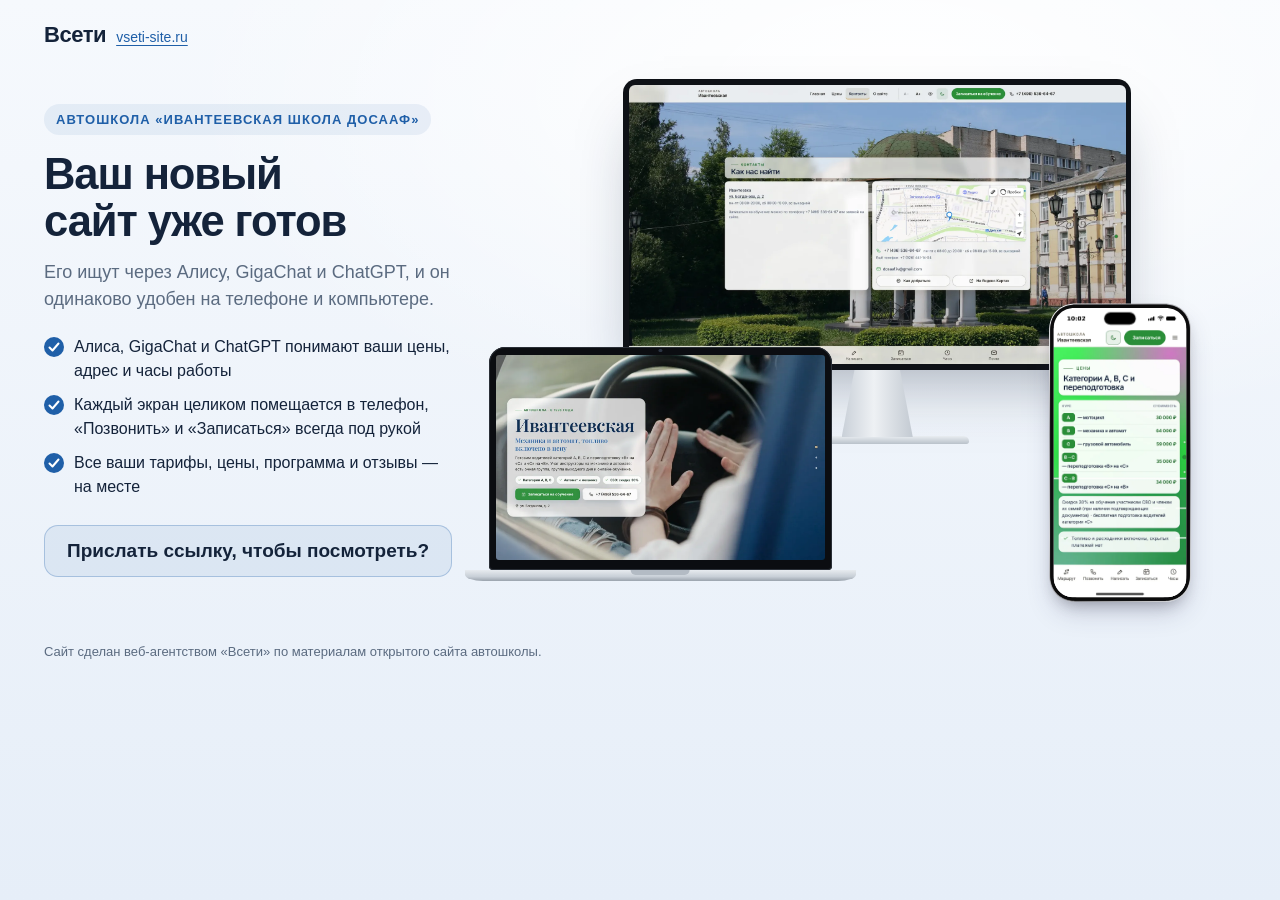
<file: vitrina/index.html>
<!doctype html>
<html lang="ru">
<head>
<meta charset="utf-8">
<meta name="viewport" content="width=device-width, initial-scale=1">
<meta name="robots" content="noindex, nofollow">
<title>Новый сайт автошколы «Ивантеевская школа ДОСААФ» — веб-агентство «Всети»</title>
<style>
@layer stageshow{:where(.ss-phone){position:relative}.ss-phone{flex-shrink:0;box-shadow:0 calc(var(--ps) * 40) calc(var(--ps) * 80) calc(var(--ps) * -16) #32325d40,0 calc(var(--ps) * 24) calc(var(--ps) * 48) calc(var(--ps) * -24) #0000004d}.ss-phone__glass{height:100%}.ss-phone__window{position:relative;overflow:hidden;isolation:isolate}.ss-phone:is([data-frame=pro],[data-frame=silver],[data-frame=bezel],[data-frame=clay],[data-frame=outline],[data-frame=bare]){--ss-phone-glass: #0b0b0c;--ss-phone-rim: #2c2c2d;--ss-phone-seam: #e0dfdc;--ss-phone-line: var(--ss-text-faint, #9a9a9d);background:none}.ss-phone__bands{position:absolute;inset:0;overflow:visible;pointer-events:none}.ss-phone:is([data-frame=pro],[data-frame=silver],[data-frame=bezel],[data-frame=clay],[data-frame=outline]) .ss-phone__glass{position:relative}.ss-phone[data-frame=pro]{--ss-phone-band-1: #e3e3e6;--ss-phone-band-2: #9a9ba0;--ss-phone-band-3: #cfd0d4;--ss-phone-band-4: #85868b;--ss-phone-band-5: #c9cacd}.ss-stage[data-theme=dark] .ss-phone[data-frame=pro],.ss-stage[data-theme=glass] .ss-phone[data-frame=pro][data-dark]{--ss-phone-band-1: #5b5c61;--ss-phone-band-2: #2b2c2f;--ss-phone-band-3: #48494d;--ss-phone-band-4: #232427;--ss-phone-band-5: #404145}.ss-phone[data-frame=silver]{--ss-phone-band-1: #f4f4f6;--ss-phone-band-2: #c9cacf;--ss-phone-band-3: #eeeef1;--ss-phone-band-4: #b9babf;--ss-phone-band-5: #e6e6ea}.ss-phone[data-frame=bezel]{--ss-phone-glass: #111113}.ss-phone[data-frame=clay]{--ss-phone-clay-top: color-mix(in srgb, var(--ss-phone-clay, #ecebe8), #fff 45%);--ss-phone-clay-bottom: color-mix(in srgb, var(--ss-phone-clay, #ecebe8), #000 6%);box-shadow:0 calc(var(--ps) * 30) calc(var(--ps) * 60) calc(var(--ps) * -12) #32325d33,0 calc(var(--ps) * 16) calc(var(--ps) * 32) calc(var(--ps) * -16) #00000029}.ss-stage[data-theme=dark] .ss-phone[data-frame=clay]{--ss-phone-clay-top: color-mix(in srgb, var(--ss-phone-clay, #2a2a2e), #fff 6%);--ss-phone-clay-bottom: var(--ss-phone-clay, #2a2a2e);--ss-phone-seam: #333338}.ss-phone[data-frame=outline]{box-shadow:none}.ss-stage[data-theme=blueprint] .ss-phone[data-frame=outline]{--ss-phone-line: var(--ss-line)}.ss-phone:not([data-frame=android],[data-frame=soft]) .ss-phone__status{height:62px;padding:0}.ss-phone:not([data-frame=android],[data-frame=soft]) .ss-phone__time{position:absolute;top:21.5px;left:0;width:138.5px;line-height:22px;text-align:center}.ss-phone:not([data-frame=android],[data-frame=soft]) .ss-phone__glyphs{position:absolute;top:25.33px;left:285.25px;align-items:flex-start;gap:8px}.ss-phone:not([data-frame=android],[data-frame=soft]) .ss-phone__signal{margin-top:1px}.ss-phone:not([data-frame=android],[data-frame=soft]) .ss-phone__battery{margin-top:.33px}.ss-phone[data-frame=photo]{position:relative;background:none}.ss-phone__photo{position:absolute;z-index:4;background:var(--ss-phone-photo-light, none) center / 100% 100% no-repeat;pointer-events:none}.ss-stage[data-theme=dark] .ss-phone__photo,.ss-phone[data-dark] .ss-phone__photo{background-image:var(--ss-phone-photo-dark, var(--ss-phone-photo-light, none))}.ss-phone[data-frame=android]{background:linear-gradient(150deg,#3a3b3f,#1d1e21 40%,#2f3034 70%,#1a1b1e)}.ss-phone[data-frame=android] .ss-phone__glass{background:#050505}.ss-phone[data-frame=android] .ss-phone__island{top:14px;width:24px;height:24px;border-radius:50%}.ss-phone[data-frame=android] .ss-phone__status{height:48px;padding:0 26px}.ss-phone[data-frame=android] .ss-phone__time{font-family:system-ui,sans-serif;font-size:15px;font-weight:500}.ss-phone[data-frame=android] .ss-phone__content[data-status]{padding-top:48px}.ss-phone[data-frame=android] .ss-phone__home{width:108px;height:4px}.ss-phone[data-frame=soft]{box-shadow:0 0 0 calc(var(--ps) * 1.5) #0a25400d,0 calc(var(--ps) * 30) calc(var(--ps) * 60) calc(var(--ps) * -12) #32325d2e,0 calc(var(--ps) * 18) calc(var(--ps) * 36) calc(var(--ps) * -18) #0000001f}.ss-phone[data-frame=soft] .ss-phone__glass{background:#f6f9fc;box-shadow:inset 0 calc(var(--ps) * -2.9) calc(var(--ps) * 7.2) #0a254038}.ss-stage[data-theme=dark] .ss-phone[data-frame=soft] .ss-phone__glass{background:#1c2433;box-shadow:inset 0 calc(var(--ps) * -2.9) calc(var(--ps) * 7.2) #00000073}.ss-phone__screen{--pt: 1px;position:absolute;top:0;left:0;display:flex;flex-direction:column;overflow:hidden;background:#fff;color:#000;font-family:-apple-system,system-ui,sans-serif;font-size:15px;letter-spacing:-.015em;transform-origin:0 0;-webkit-font-smoothing:antialiased}.ss-phone[data-dark] .ss-phone__screen{background:#000;color:#fff}.ss-phone__status{position:absolute;top:0;right:0;left:0;z-index:2;display:flex;align-items:center;justify-content:space-between;height:54px;padding:0 34px 0 52px;transition:color .3s ease;will-change:transform}.ss-phone__time{font-family:SF Pro Text,-apple-system,system-ui,sans-serif;font-variation-settings:"opsz" 17;font-size:17.67px;font-weight:590;letter-spacing:0}.ss-phone__island{position:absolute;top:var(--ss-island-top, 14px);left:50%;z-index:3;width:var(--ss-island-w, 95px);height:37px;border-radius:18.5px;background:#000;transform:translate(-50%)}.ss-phone__glyphs{display:flex;align-items:center;gap:8px}.ss-phone__glyph{display:block}.ss-phone__content{position:relative;flex:1;min-height:0}.ss-phone__content[data-status]{padding-top:62px}.ss-phone__content:not([data-status]){padding-top:44px}.ss-phone[data-frame=bare] .ss-phone__content{padding-right:8px;padding-left:8px}.ss-phone__home{position:absolute;bottom:8px;left:50%;z-index:2;width:144px;height:5px;border-radius:2.5px;background:currentColor;transform:translate(-50%);transition:color .3s ease;will-change:transform}.ss-lock{position:absolute;inset:0;color:#fff;text-align:center}.ss-lock__date{margin-top:66px;font-size:22px;font-weight:600;letter-spacing:-.01em;opacity:.85}.ss-lock__clock{margin-top:-4px;font-size:112px;font-weight:700;line-height:1;letter-spacing:-.035em;font-variant-numeric:tabular-nums;opacity:.92}.ss-lock__stack{position:absolute;right:0;bottom:118px;left:0;display:flex;flex-direction:column;gap:8px;text-align:left}.ss-lock__stack[data-at=top]{top:290px;bottom:auto}.ss-lock__controls{position:absolute;right:46px;bottom:48px;left:46px;display:flex;justify-content:space-between}.ss-lock__control{display:grid;place-items:center;width:50px;height:50px;border-radius:50%;background:#0a0c1842;backdrop-filter:blur(24px) saturate(1.3);color:#fff}.ss-notification{display:flex;align-items:center;gap:13px;margin:0 18px;padding:14px 17px 14px 14px;border-radius:23px;background:#fcfcfdc2;backdrop-filter:blur(30px) saturate(1.25);box-shadow:0 4px 24px #0000000f;color:#000;text-align:left}.ss-notification[data-banner]{position:absolute;top:56px;right:0;left:0;z-index:2;animation:ss-banner-in .52s cubic-bezier(.2,.9,.25,1) both}@keyframes ss-banner-in{0%{transform:translateY(-110px)}}.ss-notification__icon{display:grid;flex-shrink:0;place-items:center;width:38px;height:38px;overflow:hidden;border-radius:9px;background:var(--ss-accent);color:#fff}.ss-notification__icon:has(>img){background:none}.ss-notification__icon>img{display:block;width:100%;height:100%}.ss-notification__text{display:flex;flex:1;flex-direction:column;min-width:0;font-size:15px;line-height:18px;letter-spacing:-.016em}.ss-notification__head{display:flex;align-items:baseline;gap:8px}.ss-notification__title{flex:1;min-width:0;overflow:hidden;font-weight:600;white-space:nowrap;text-overflow:ellipsis}.ss-notification__time{flex-shrink:0;font-size:12px;letter-spacing:-.005em;color:#3c3c4399}.ss-notification__body{display:-webkit-box;overflow:hidden;-webkit-line-clamp:3;-webkit-box-orient:vertical}.ss-lock[data-size=satellite] .ss-lock__stack{top:232px;bottom:auto}.ss-lock[data-size=satellite][data-clock=off] .ss-lock__stack{top:74px}.ss-notification{will-change:transform}.ss-phone:not([data-dark]) .ss-notification{background:#ffffffeb;box-shadow:0 0 0 .5px #00000014,0 8px 24px #0000001f}.ss-phone__time-bar{display:inline-block;width:30px;height:7px;border-radius:4px;background:currentColor;opacity:.5}}
:root{--ink:#14233a;--muted:#5b6b80;--accent:#1f5fa8;--sand:#ffc94d;--bg1:#f6f9fd;--bg2:#e6eef8}
*{box-sizing:border-box}
html,body{margin:0}
body{font:16px/1.5 -apple-system,"Segoe UI",Roboto,Arial,sans-serif;color:var(--ink);background:radial-gradient(1200px 600px at 70% 10%,#ffffff 0,rgba(255,255,255,0) 60%),linear-gradient(180deg,var(--bg1),var(--bg2));min-height:100vh}
a{color:inherit}
.top{display:flex;align-items:center;justify-content:space-between;max-width:1240px;margin:0 auto;padding:18px 24px}
.brand{display:flex;align-items:baseline;gap:10px;text-decoration:none}
.brand b{font-size:22px;letter-spacing:-.02em}
.brand span{font-size:14px;color:var(--accent);text-decoration:underline;text-underline-offset:3px}
.hero{max-width:1240px;margin:0 auto;padding:10px 24px 40px;display:grid;grid-template-columns:minmax(0,.82fr) minmax(0,1.5fr);gap:36px;align-items:center}
.eyebrow{display:inline-block;font-size:13px;font-weight:600;letter-spacing:.08em;text-transform:uppercase;color:var(--accent);background:rgba(31,95,168,.08);padding:6px 12px;border-radius:999px}
h1{text-wrap:balance;font-size:clamp(30px,3.4vw,48px);line-height:1.08;letter-spacing:-.025em;margin:16px 0 14px}
.lead{font-size:18px;color:var(--muted);margin:0 0 22px;max-width:30em}
.pts{list-style:none;padding:0;margin:0 0 26px;display:grid;gap:10px}
.pts li{display:flex;gap:10px;align-items:flex-start}
.pts li::before{content:"";flex:none;width:20px;height:20px;margin-top:2px;border-radius:50%;background:var(--accent) url("data:image/svg+xml,%3Csvg xmlns='http://www.w3.org/2000/svg' viewBox='0 0 20 20'%3E%3Cpath d='M5.5 10.5l3 3 6-7' fill='none' stroke='%23fff' stroke-width='2' stroke-linecap='round' stroke-linejoin='round'/%3E%3C/svg%3E") center/100% no-repeat}
.cta{display:flex;flex-wrap:wrap;gap:14px;align-items:center}
.btn{display:inline-flex;align-items:center;gap:8px;min-height:52px;padding:0 26px;border-radius:14px;background:var(--accent);color:#fff;font-weight:600;text-decoration:none;box-shadow:0 10px 24px rgba(31,95,168,.28)}
.btn:hover{background:#174a86}
.ask{margin:0;display:inline-flex;align-items:center;min-height:52px;padding:12px 22px;line-height:1.3;border-radius:14px;background:rgba(31,95,168,.08);border:1.5px solid rgba(31,95,168,.28);color:var(--ink);font-size:19px;font-weight:600}
/* сцена с устройствами */
.stage{position:relative;width:100%;aspect-ratio:16/11.2}
.dv{position:absolute}
.dv img{display:block;width:100%;height:100%;object-fit:cover;object-position:center top}
.mon .scr img,.lap .scr img{height:auto}
.mon{left:18%;top:0;width:68%}
.mon .scr{padding:1.1%;background:#0e1116;border-radius:14px;box-shadow:0 30px 60px -20px rgba(20,35,58,.35)}
.mon .scr img{border-radius:6px}
.mon .neck{width:14%;aspect-ratio:1/.95;margin:0 auto;background:linear-gradient(90deg,#c9d0d8,#eef1f4 45%,#c3cad2);clip-path:polygon(18% 0,82% 0,100% 100%,0 100%)}
.mon .foot{width:36%;aspect-ratio:36/1.5;margin:-1px auto 0;border-radius:6px 6px 3px 3px;background:linear-gradient(180deg,#e9edf1,#b9c1ca);box-shadow:0 12px 20px -8px rgba(20,35,58,.4)}
.lap{left:0;bottom:4%;width:46%}
.lap .scr{padding:2.2% 2.2% 3%;background:#0b0d11;border-radius:16px 16px 4px 4px;position:relative;box-shadow:0 0 0 1px #2a2f37 inset}
.lap .scr::before{content:"";position:absolute;top:1%;left:50%;width:.9%;aspect-ratio:1;border-radius:50%;background:#2b3442;transform:translateX(-50%)}
.lap .scr img{border-radius:3px}
.lap .base{position:relative;height:0;padding-bottom:3.2%;margin:0 -7%;background:linear-gradient(180deg,#e7ebef 0,#c8cfd7 60%,#9aa3ad 100%);border-radius:0 0 18px 18px/0 0 60% 60%;box-shadow:0 22px 30px -14px rgba(20,35,58,.45)}
.lap .base::after{content:"";position:absolute;top:0;left:50%;width:15%;height:40%;transform:translateX(-50%);background:#b3bbc4;border-radius:0 0 8px 8px}
.tab{right:1.5%;bottom:3%;width:23%}
.tab .scr{aspect-ratio:820/1180;padding:4.5%;background:#121419;border-radius:22px;box-shadow:0 0 0 2px #c7ced6,0 28px 50px -18px rgba(20,35,58,.45)}
.tab .scr img{border-radius:10px}
.ph{right:6%;bottom:0;width:340px;transform-origin:100% 100%}
.ph-shot{display:block;width:100%;height:auto}
.note{max-width:1240px;margin:0 auto;padding:0 24px 34px;color:var(--muted);font-size:13px}
@media (max-width:600px){
  .stage{aspect-ratio:16/9.8}
  .mon{display:none}
  .lap{left:6%;width:64%;bottom:6%}
  .ph{right:5%}
}
@media (max-width:900px){
  .hero{grid-template-columns:1fr;gap:26px;padding-top:0}
  .stage{order:-1}
  .lead{font-size:16.5px}
}
</style>
</head>
<body>
<header class="top"><a class="brand" href="https://vseti-site.ru/" target="_blank" rel="noopener"><b>Всети</b><span>vseti-site.ru</span></a></header>
<main class="hero">
  <div class="txt">
    <span class="eyebrow">Автошкола «Ивантеевская школа ДОСААФ»</span>
    <h1>Ваш новый сайт уже готов</h1>
    <p class="lead">Его ищут через Алису, GigaChat и ChatGPT, и он одинаково удобен на телефоне и компьютере.</p>
    <ul class="pts">
      <li>Алиса, GigaChat и ChatGPT понимают ваши цены, адрес и часы работы</li>
      <li>Каждый экран целиком помещается в телефон, «Позвонить» и «Записаться» всегда под рукой</li>
      <li>Все ваши тарифы, цены, программа и отзывы — на месте</li>
    </ul>
    <div class="cta">
      <p class="ask">Прислать ссылку, чтобы посмотреть?</p>
    </div>
  </div>
  <div class="stage" id="stage" aria-label="Новый сайт на компьютере, ноутбуке и телефоне">
    <div class="dv mon"><div class="scr"><img src="img/monitor.webp?v=2" alt="" width="1600" height="900"></div><div class="neck"></div><div class="foot"></div></div>
    <div class="dv lap"><div class="scr"><img src="img/laptop.webp?v=2" alt="" width="1280" height="800"></div><div class="base"></div></div>
    <div class="dv ph" id="ph"><div class="ss-phone z-phone" data-frame="pro" style="width: 340px; height: 714.953px; padding: 2.38318px; border-radius: 61.1682px; --ps: 0.794392523364486px;"><svg class="ss-phone__bands" width="100%" height="100%" aria-hidden="true"><defs><linearGradient id="ph-band" x1="0.2" y1="0" x2="0.8" y2="1"><stop offset="0" style="stop-color: var(--ss-phone-band-1);"></stop><stop offset="0.22" style="stop-color: var(--ss-phone-band-2);"></stop><stop offset="0.48" style="stop-color: var(--ss-phone-band-3);"></stop><stop offset="0.74" style="stop-color: var(--ss-phone-band-4);"></stop><stop offset="1" style="stop-color: var(--ss-phone-band-5);"></stop></linearGradient><linearGradient id="ph-clay" x1="0" y1="0" x2="0" y2="1"><stop offset="0" style="stop-color: var(--ss-phone-clay-top);"></stop><stop offset="1" style="stop-color: var(--ss-phone-clay-bottom);"></stop></linearGradient></defs><g transform="translate(10.327102803738317 10.327102803738317)" stroke-linejoin="round"><path d="M262.94 0.00L267.09 0.06L270.49 0.24L273.65 0.53L276.65 0.94L279.51 1.47L282.27 2.11L284.93 2.87L287.50 3.74L289.97 4.72L292.36 5.81L294.65 7.02L296.85 8.33L298.96 9.75L300.98 11.27L302.90 12.90L304.72 14.62L306.45 16.45L308.08 18.37L309.60 20.38L311.02 22.49L312.33 24.70L313.53 26.99L314.63 29.37L315.61 31.85L316.48 34.41L317.24 37.07L317.88 39.83L318.41 42.70L318.82 45.69L319.11 48.85L319.29 52.25L319.35 56.40L319.35 637.90L319.29 642.04L319.11 645.45L318.82 648.60L318.41 651.60L317.88 654.47L317.24 657.23L316.48 659.89L315.61 662.45L314.63 664.92L313.53 667.31L312.33 669.60L311.02 671.80L309.60 673.91L308.08 675.93L306.45 677.85L304.72 679.68L302.90 681.40L300.98 683.03L298.96 684.55L296.85 685.97L294.65 687.28L292.36 688.49L289.97 689.58L287.50 690.56L284.93 691.43L282.27 692.19L279.51 692.83L276.65 693.36L273.65 693.77L270.49 694.06L267.09 694.24L262.94 694.30L56.40 694.30L52.25 694.24L48.85 694.06L45.69 693.77L42.70 693.36L39.83 692.83L37.07 692.19L34.41 691.43L31.85 690.56L29.37 689.58L26.99 688.49L24.70 687.28L22.49 685.97L20.38 684.55L18.37 683.03L16.45 681.40L14.62 679.68L12.90 677.85L11.27 675.93L9.75 673.91L8.33 671.80L7.02 669.60L5.81 667.31L4.72 664.92L3.74 662.45L2.87 659.89L2.11 657.23L1.47 654.47L0.94 651.60L0.53 648.60L0.24 645.45L0.06 642.04L0.00 637.90L0.00 56.40L0.06 52.25L0.24 48.85L0.53 45.69L0.94 42.70L1.47 39.83L2.11 37.07L2.87 34.41L3.74 31.85L4.72 29.37L5.81 26.99L7.02 24.70L8.33 22.49L9.75 20.38L11.27 18.37L12.90 16.45L14.62 14.62L16.45 12.90L18.37 11.27L20.38 9.75L22.49 8.33L24.70 7.02L26.99 5.81L29.37 4.72L31.85 3.74L34.41 2.87L37.07 2.11L39.83 1.47L42.70 0.94L45.69 0.53L48.85 0.24L52.25 0.06L56.40 0.00Z" fill="none" stroke-width="20.654205607476634" stroke="url(#ph-band)"></path><path d="M262.94 0.00L267.09 0.06L270.49 0.24L273.65 0.53L276.65 0.94L279.51 1.47L282.27 2.11L284.93 2.87L287.50 3.74L289.97 4.72L292.36 5.81L294.65 7.02L296.85 8.33L298.96 9.75L300.98 11.27L302.90 12.90L304.72 14.62L306.45 16.45L308.08 18.37L309.60 20.38L311.02 22.49L312.33 24.70L313.53 26.99L314.63 29.37L315.61 31.85L316.48 34.41L317.24 37.07L317.88 39.83L318.41 42.70L318.82 45.69L319.11 48.85L319.29 52.25L319.35 56.40L319.35 637.90L319.29 642.04L319.11 645.45L318.82 648.60L318.41 651.60L317.88 654.47L317.24 657.23L316.48 659.89L315.61 662.45L314.63 664.92L313.53 667.31L312.33 669.60L311.02 671.80L309.60 673.91L308.08 675.93L306.45 677.85L304.72 679.68L302.90 681.40L300.98 683.03L298.96 684.55L296.85 685.97L294.65 687.28L292.36 688.49L289.97 689.58L287.50 690.56L284.93 691.43L282.27 692.19L279.51 692.83L276.65 693.36L273.65 693.77L270.49 694.06L267.09 694.24L262.94 694.30L56.40 694.30L52.25 694.24L48.85 694.06L45.69 693.77L42.70 693.36L39.83 692.83L37.07 692.19L34.41 691.43L31.85 690.56L29.37 689.58L26.99 688.49L24.70 687.28L22.49 685.97L20.38 684.55L18.37 683.03L16.45 681.40L14.62 679.68L12.90 677.85L11.27 675.93L9.75 673.91L8.33 671.80L7.02 669.60L5.81 667.31L4.72 664.92L3.74 662.45L2.87 659.89L2.11 657.23L1.47 654.47L0.94 651.60L0.53 648.60L0.24 645.45L0.06 642.04L0.00 637.90L0.00 56.40L0.06 52.25L0.24 48.85L0.53 45.69L0.94 42.70L1.47 39.83L2.11 37.07L2.87 34.41L3.74 31.85L4.72 29.37L5.81 26.99L7.02 24.70L8.33 22.49L9.75 20.38L11.27 18.37L12.90 16.45L14.62 14.62L16.45 12.90L18.37 11.27L20.38 9.75L22.49 8.33L24.70 7.02L26.99 5.81L29.37 4.72L31.85 3.74L34.41 2.87L37.07 2.11L39.83 1.47L42.70 0.94L45.69 0.53L48.85 0.24L52.25 0.06L56.40 0.00Z" fill="none" stroke-width="15.88785046728972" style="stroke: var(--ss-phone-rim);"></path><path d="M262.94 0.00L267.09 0.06L270.49 0.24L273.65 0.53L276.65 0.94L279.51 1.47L282.27 2.11L284.93 2.87L287.50 3.74L289.97 4.72L292.36 5.81L294.65 7.02L296.85 8.33L298.96 9.75L300.98 11.27L302.90 12.90L304.72 14.62L306.45 16.45L308.08 18.37L309.60 20.38L311.02 22.49L312.33 24.70L313.53 26.99L314.63 29.37L315.61 31.85L316.48 34.41L317.24 37.07L317.88 39.83L318.41 42.70L318.82 45.69L319.11 48.85L319.29 52.25L319.35 56.40L319.35 637.90L319.29 642.04L319.11 645.45L318.82 648.60L318.41 651.60L317.88 654.47L317.24 657.23L316.48 659.89L315.61 662.45L314.63 664.92L313.53 667.31L312.33 669.60L311.02 671.80L309.60 673.91L308.08 675.93L306.45 677.85L304.72 679.68L302.90 681.40L300.98 683.03L298.96 684.55L296.85 685.97L294.65 687.28L292.36 688.49L289.97 689.58L287.50 690.56L284.93 691.43L282.27 692.19L279.51 692.83L276.65 693.36L273.65 693.77L270.49 694.06L267.09 694.24L262.94 694.30L56.40 694.30L52.25 694.24L48.85 694.06L45.69 693.77L42.70 693.36L39.83 692.83L37.07 692.19L34.41 691.43L31.85 690.56L29.37 689.58L26.99 688.49L24.70 687.28L22.49 685.97L20.38 684.55L18.37 683.03L16.45 681.40L14.62 679.68L12.90 677.85L11.27 675.93L9.75 673.91L8.33 671.80L7.02 669.60L5.81 667.31L4.72 664.92L3.74 662.45L2.87 659.89L2.11 657.23L1.47 654.47L0.94 651.60L0.53 648.60L0.24 645.45L0.06 642.04L0.00 637.90L0.00 56.40L0.06 52.25L0.24 48.85L0.53 45.69L0.94 42.70L1.47 39.83L2.11 37.07L2.87 34.41L3.74 31.85L4.72 29.37L5.81 26.99L7.02 24.70L8.33 22.49L9.75 20.38L11.27 18.37L12.90 16.45L14.62 14.62L16.45 12.90L18.37 11.27L20.38 9.75L22.49 8.33L24.70 7.02L26.99 5.81L29.37 4.72L31.85 3.74L34.41 2.87L37.07 2.11L39.83 1.47L42.70 0.94L45.69 0.53L48.85 0.24L52.25 0.06L56.40 0.00Z" fill="none" stroke-width="14.69626168224299" style="stroke: var(--ss-phone-glass);"></path></g></svg><div class="ss-phone__glass" style="padding: 7.94393px; border-radius: 58.785px;"><div class="ss-phone__window" style="width: 319.346px; height: 694.299px; clip-path: path(&quot;M 262.94 0 L 267.09 0.06 L 270.49 0.24 L 273.65 0.53 L 276.65 0.94 L 279.51 1.47 L 282.27 2.11 L 284.93 2.87 L 287.5 3.74 L 289.97 4.72 L 292.36 5.81 L 294.65 7.02 L 296.85 8.33 L 298.96 9.75 L 300.98 11.27 L 302.9 12.9 L 304.72 14.62 L 306.45 16.45 L 308.08 18.37 L 309.6 20.38 L 311.02 22.49 L 312.33 24.7 L 313.53 26.99 L 314.63 29.37 L 315.61 31.85 L 316.48 34.41 L 317.24 37.07 L 317.88 39.83 L 318.41 42.7 L 318.82 45.69 L 319.11 48.85 L 319.29 52.25 L 319.35 56.4 L 319.35 637.9 L 319.29 642.04 L 319.11 645.45 L 318.82 648.6 L 318.41 651.6 L 317.88 654.47 L 317.24 657.23 L 316.48 659.89 L 315.61 662.45 L 314.63 664.92 L 313.53 667.31 L 312.33 669.6 L 311.02 671.8 L 309.6 673.91 L 308.08 675.93 L 306.45 677.85 L 304.72 679.68 L 302.9 681.4 L 300.98 683.03 L 298.96 684.55 L 296.85 685.97 L 294.65 687.28 L 292.36 688.49 L 289.97 689.58 L 287.5 690.56 L 284.93 691.43 L 282.27 692.19 L 279.51 692.83 L 276.65 693.36 L 273.65 693.77 L 270.49 694.06 L 267.09 694.24 L 262.94 694.3 L 56.4 694.3 L 52.25 694.24 L 48.85 694.06 L 45.69 693.77 L 42.7 693.36 L 39.83 692.83 L 37.07 692.19 L 34.41 691.43 L 31.85 690.56 L 29.37 689.58 L 26.99 688.49 L 24.7 687.28 L 22.49 685.97 L 20.38 684.55 L 18.37 683.03 L 16.45 681.4 L 14.62 679.68 L 12.9 677.85 L 11.27 675.93 L 9.75 673.91 L 8.33 671.8 L 7.02 669.6 L 5.81 667.31 L 4.72 664.92 L 3.74 662.45 L 2.87 659.89 L 2.11 657.23 L 1.47 654.47 L 0.94 651.6 L 0.53 648.6 L 0.24 645.45 L 0.06 642.04 L 0 637.9 L 0 56.4 L 0.06 52.25 L 0.24 48.85 L 0.53 45.69 L 0.94 42.7 L 1.47 39.83 L 2.11 37.07 L 2.87 34.41 L 3.74 31.85 L 4.72 29.37 L 5.81 26.99 L 7.02 24.7 L 8.33 22.49 L 9.75 20.38 L 11.27 18.37 L 12.9 16.45 L 14.62 14.62 L 16.45 12.9 L 18.37 11.27 L 20.38 9.75 L 22.49 8.33 L 24.7 7.02 L 26.99 5.81 L 29.37 4.72 L 31.85 3.74 L 34.41 2.87 L 37.07 2.11 L 39.83 1.47 L 42.7 0.94 L 45.69 0.53 L 48.85 0.24 L 52.25 0.06 L 56.4 0 Z&quot;);"><div class="ss-phone__screen" style="width: 402px; height: 874px; transform: scale(0.794393); --ss-screen-r: 64px;"><div class="ss-phone__status"><span class="ss-phone__time">10:02</span><span class="ss-phone__glyphs"><svg viewBox="0 0 20.33 13.67" width="20.33" height="13.67" class="ss-phone__glyph ss-phone__signal"><rect x="0" y="7.34" width="3.333" height="6.33" rx="1.667" fill="currentColor"></rect><rect x="5.667" y="5" width="3.333" height="8.67" rx="1.667" fill="currentColor"></rect><rect x="11.334" y="2.67" width="3.333" height="11" rx="1.667" fill="currentColor"></rect><rect x="17.000999999999998" y="0" width="3.333" height="13.67" rx="1.667" fill="currentColor"></rect></svg><svg viewBox="0 0 19.33 14.33" width="19.33" height="14.33" class="ss-phone__glyph ss-phone__wifi"><path fill-rule="evenodd" fill="currentColor" d="M0.415933 5.54283C0.902185 6.04412 1.66017 5.95818 2.27513 5.41393C4.30595 3.58064 6.83731 2.63535 9.66901 2.63535C12.5007 2.63535 15.0464 3.60928 17.0629 5.41393C17.6636 5.97251 18.4215 6.0298 18.9221 5.54283C19.4226 5.02722 19.4942 4.2538 18.9793 3.70954C16.8341 1.51819 13.3302 0 9.66901 0C6.00783 0 2.48965 1.53251 0.358727 3.72387C-0.156127 4.2538 -0.0989213 5.02722 0.415933 5.55715L0.415933 5.54283ZM3.94841 9.13779C4.50617 9.68205 5.22124 9.62476 5.85051 9.10915C6.88022 8.29276 8.25316 7.73418 9.66901 7.7485C11.0706 7.7485 12.4435 8.29276 13.4875 9.12347C14.1168 9.63908 14.8605 9.66773 15.4039 9.12347C15.9331 8.57921 16.0189 7.7485 15.4611 7.23289C14.0739 5.98683 11.9859 5.11315 9.68332 5.11315C7.38077 5.11315 5.27845 5.98683 3.9055 7.23289C3.41925 7.69121 3.31914 8.47896 3.96271 9.13779L3.94841 9.13779ZM8.72511 13.8929C9.34008 14.4801 9.98365 14.4801 10.5986 13.8929L11.757 12.7757C12.372 12.1742 12.5007 11.4151 11.7999 10.8995C11.2136 10.4841 10.4699 10.212 9.66901 10.212C8.86813 10.212 8.11015 10.4841 7.53809 10.9138C6.83731 11.4151 6.98033 12.1885 7.59529 12.7757L8.73942 13.8929L8.72511 13.8929Z"></path></svg><svg viewBox="0 0 29.33 13.67" width="29.33" height="13.67" class="ss-phone__glyph ss-phone__battery"><path fill="currentColor" d="M0 6.4C0 4.15979 0 3.03969 0.435974 2.18404C0.819467 1.43139 1.43139 0.819467 2.18404 0.435974C3.03969 0 4.15979 0 6.4 0L19.933 0C22.1732 0 23.2933 0 24.149 0.435974C24.9016 0.819467 25.5135 1.43139 25.897 2.18404C26.333 3.03969 26.333 4.15979 26.333 6.4L26.333 7.26666C26.333 9.50687 26.333 10.627 25.897 11.4826C25.5135 12.2353 24.9016 12.8472 24.149 13.2307C23.2933 13.6667 22.1732 13.6667 19.933 13.6667L6.4 13.6667C4.15979 13.6667 3.03969 13.6667 2.18404 13.2307C1.43139 12.8472 0.819467 12.2353 0.435974 11.4826C0 10.627 0 9.50687 0 7.26666L0 6.4Z"></path><path fill-rule="evenodd" fill="currentColor" transform="translate(27.33 4.33)" d="M0 0L0 5C0.601505 4.8625 2 3.75 2 2.5C2 1.25 0.601505 0.1375 0 0Z"></path></svg></span></div><span class="ss-phone__island"></span><div class="ss-phone__content" data-status="true"><img class="ph-shot" src="img/phone.webp?v=2" alt="Новый сайт автошколы «Ивантеевская школа ДОСААФ» на телефоне" width="393" height="794"></div><span class="ss-phone__home"></span></div></div></div></div></div>
  </div>
</main>
<p class="note">Сайт сделан веб-агентством «Всети» по материалам открытого сайта автошколы.</p>
<script>
(function(){var st=document.getElementById('stage'),ph=document.getElementById('ph');
function fit(){var k=st.clientWidth*(innerWidth<=600?0.27:0.19)/340;ph.style.transform='scale('+k+')';}
fit();addEventListener('resize',fit);})();
</script>
</body>
</html>
</file>
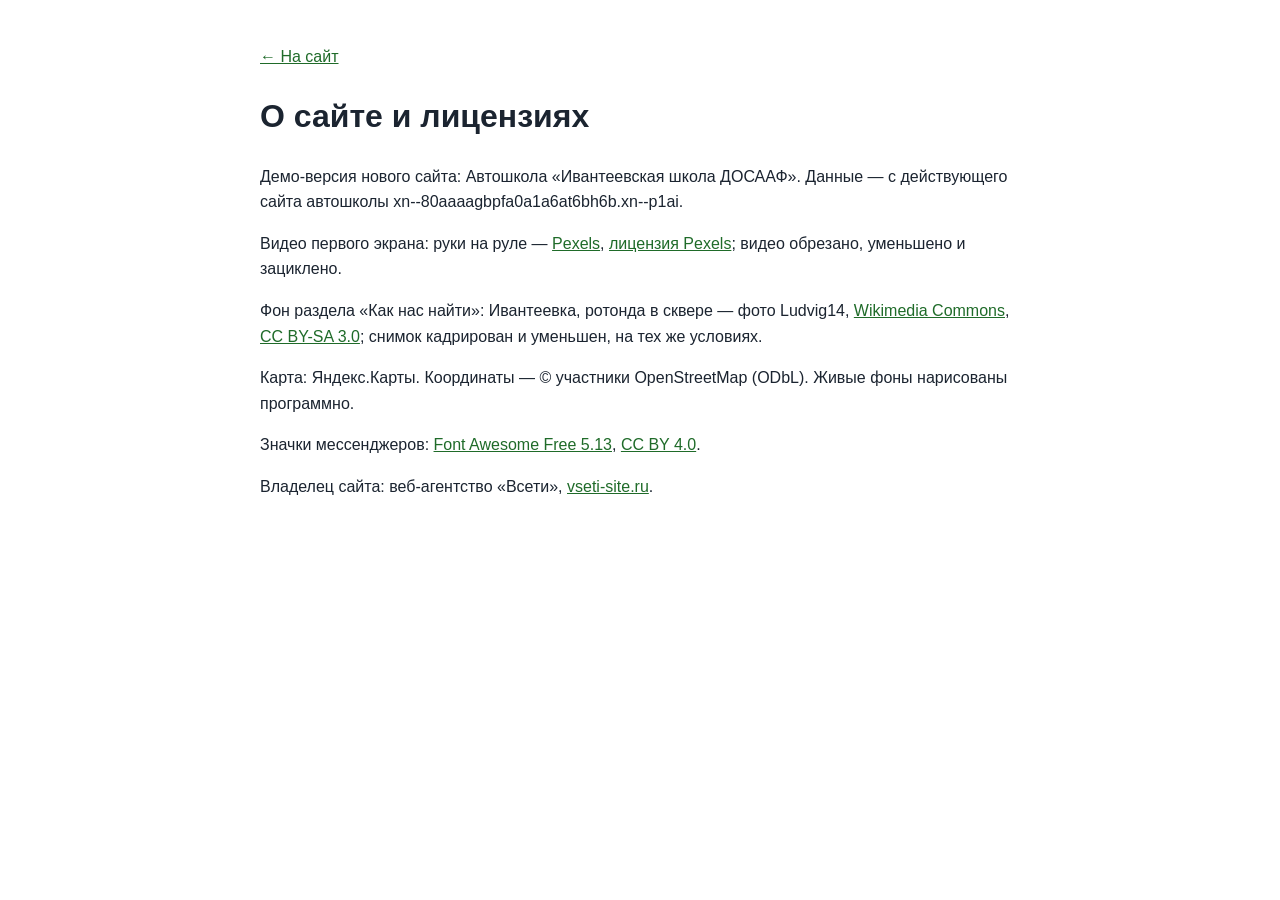
<file: credits.html>
<!doctype html><html lang="ru"><head><meta charset="utf-8"><meta name="viewport" content="width=device-width,initial-scale=1"><meta name="robots" content="noindex"><title>О сайте — Автошкола «Ивантеевская школа ДОСААФ»</title>
<style>body{font:16px/1.6 Inter,Arial,sans-serif;max-width:760px;margin:0 auto;padding:28px 18px;color:#1b2430}a{color:#1f6b29}</style></head><body>
<p><a href="./">← На сайт</a></p><h1>О сайте и лицензиях</h1>
<p>Демо-версия нового сайта: Автошкола «Ивантеевская школа ДОСААФ». Данные — с действующего сайта автошколы xn--80aaaagbpfa0a1a6at6bh6b.xn--p1ai.</p>
<p>Видео первого экрана: руки на руле — <a href="https://www.pexels.com/video/8033619/" target="_blank" rel="noopener">Pexels</a>, <a href="https://www.pexels.com/license/" target="_blank" rel="noopener">лицензия Pexels</a>; видео обрезано, уменьшено и зациклено.</p>
<p>Фон раздела «Как нас найти»: Ивантеевка, ротонда в сквере — фото Ludvig14, <a href="https://commons.wikimedia.org/wiki/File:Ivanteyevka_StNicolasMonument.JPG" target="_blank" rel="noopener">Wikimedia Commons</a>, <a href="https://creativecommons.org/licenses/by-sa/3.0/deed.ru" target="_blank" rel="noopener">CC BY-SA 3.0</a>; снимок кадрирован и уменьшен, на тех же условиях.</p>
<p>Карта: Яндекс.Карты. Координаты — © участники OpenStreetMap (ODbL). Живые фоны нарисованы программно.</p>
<p>Значки мессенджеров: <a href="https://fontawesome.com" target="_blank" rel="noopener">Font Awesome Free 5.13</a>, <a href="https://creativecommons.org/licenses/by/4.0/" target="_blank" rel="noopener">CC BY 4.0</a>.</p>
<p>Владелец сайта: веб-агентство «Всети», <a href="https://vseti-site.ru" target="_blank" rel="noopener">vseti-site.ru</a>.</p>
</body></html>
</file>
<file: css/etalon.css>
/* ==========================================================================
   Эталон нотариуса. Общий слой поверх встроенных стилей index.html:
   видео-первый экран, «жидкое стекло», интерьеры на фоне экранов,
   шапка и нижняя панель со второго экрана, карточки Spotlight Card.
   ========================================================================== */

/* плавное проявление подсветки рамки (Chrome/Safari/Firefox новых версий) */
@property --hl{syntax:'<number>';inherits:true;initial-value:0}

:root{
  --glass:rgba(0,0,0,.4);
  --glass-blur:4px;
  --spot:255,196,108;          /* тёплый янтарь под интерьеры */
  --spring:cubic-bezier(.2,.9,.3,1.35);
}

/* ---------- светлый текст на тёмном стекле для всего, что лежит на фото ---------- */
.sec:not(.sec-hero),.hdr,.bar,.mmenu{
  --card:rgba(0,0,0,.4); --card-rgb:0,0,0;
  --text:#fff; --muted:rgba(255,255,255,.84);
  --line:rgba(255,255,255,.3); --line2:rgba(255,255,255,.2);
  --accent:#ecd9ac; --accent-d:#f6e9c8; --accent-l:#d3bc8a; --accent-soft:rgba(255,255,255,.13);
  --bg:rgba(0,0,0,.3); --bg2:transparent; --bg3:rgba(255,255,255,.13);
  --on-accent:#1d170b;
  --shadow:0 1px 12px rgba(0,0,0,.35); --shadow-lg:0 18px 50px rgba(0,0,0,.5);
  --ok:#8fe3a8; --bad:#ff9f96;
  color:#fff;
}
.sec:not(.sec-hero){background:#2b2319}
.sec:not(.sec-hero) .sec-scroll{
  position:relative;z-index:1;
  padding-top:calc(var(--hdr-h) / var(--zc,1) + 12px);padding-bottom:calc(var(--bar-h) + 12px);
  text-shadow:0 1px 2px rgba(0,0,0,.45)
}
.sec:not(.sec-hero) :is(input,select,textarea,button.btn,.btn){text-shadow:none}

/* ---------- фон экранов: интерьеры, затемнение ровно 50% ---------- */
.sec-bg{position:absolute;inset:0;z-index:0;overflow:hidden;pointer-events:none;background:#2b2319}
.sec-bg picture{display:block;width:100%;height:100%}
.sec-bg img{display:block;width:100%;height:100%;object-fit:cover;opacity:0;transition:opacity .9s ease}
.sec-bg img.ld,html:not(.js) .sec-bg img{opacity:1}
.sec-bg::after{content:"";position:absolute;inset:0;background:rgba(0,0,0,.5)}

/* ==========================================================================
   Жидкое стекло
   ========================================================================== */
.glass,
.sec:not(.sec-hero) :is(.sec-head,.svc,.step,.rev,.rsum,.cred,.cbox,.fq,.about-txt,.tf-card,.quote,.ilink,.chips li,.foot,.rate-chip){
  position:relative;isolation:isolate;
  background:var(--glass);
  -webkit-backdrop-filter:blur(var(--glass-blur));backdrop-filter:blur(var(--glass-blur));
  border:0;border-radius:var(--radius);
  box-shadow:0 8px 30px rgba(0,0,0,.14);
}
/* тонкая светлая рамка-градиент; рядом с курсором рамка разгорается (--hl, --x, --y) */
.glass::after,
.sec:not(.sec-hero) :is(.sec-head,.svc,.step,.rev,.rsum,.cred,.cbox,.fq,.about-txt,.tf-card,.quote,.ilink,.chips li,.foot,.rate-chip)::after{
  content:"";position:absolute;inset:0;border-radius:inherit;padding:1.4px;pointer-events:none;z-index:2;
  background:
    radial-gradient(230px circle at var(--x,50%) var(--y,50%),rgba(255,226,160,calc(var(--hl,0)*1)),rgba(var(--spot),calc(var(--hl,0)*.65)) 38%,transparent 72%),
    linear-gradient(160deg,rgba(255,255,255,.58) 0%,rgba(255,255,255,.16) 22%,rgba(255,255,255,0) 44%,rgba(255,255,255,0) 60%,rgba(255,255,255,.16) 82%,rgba(255,255,255,.5) 100%);
  -webkit-mask:linear-gradient(#000 0 0) content-box,linear-gradient(#000 0 0);
  -webkit-mask-composite:xor;mask-composite:exclude;
}
.sec:not(.sec-hero) .sec-head{display:block;width:fit-content;max-width:100%;border-radius:18px;padding:14px 22px 16px;margin-bottom:16px}
.sec:not(.sec-hero) .sec-head .h2{margin-top:8px}
.sec:not(.sec-hero) .sec-head .lead{margin-top:8px}
.sec:not(.sec-hero) .sec-head .demo-note{background:rgba(255,255,255,.1);border-left-color:var(--accent)}

/* ==========================================================================
   Spotlight Card: пятно света под курсором внутри карточки (::before),
   подсветка рамки рядом с курсором (::after выше), «прыжок» scale + тень.
   Позицию --x/--y ставит один общий обработчик pointermove (js/etalon.js).
   ========================================================================== */
.glow{position:relative;isolation:isolate;--hov:1.035}
.glow::before{
  content:"";position:absolute;inset:0;border-radius:inherit;pointer-events:none;z-index:-1;
  background:
    radial-gradient(340px circle at var(--x,50%) var(--y,50%),rgba(var(--spot),.5),rgba(var(--spot),.2) 38%,transparent 72%);
  opacity:0;transition:opacity .35s ease;
}
.glow.lit{--hl:1}
.glow.lit::before{opacity:1}
.glow{transition:scale .38s var(--spring),box-shadow .32s ease,--hl .3s ease}
.glow.rv{transition:opacity .7s ease var(--rvd),translate .7s ease var(--rvd),scale .38s var(--spring),box-shadow .32s ease,--hl .3s ease}
@media (hover:hover) and (pointer:fine){
  .glow:hover{scale:var(--hov);z-index:6;box-shadow:0 24px 54px rgba(0,0,0,.5),0 0 34px rgba(var(--spot),.2)}
}
/* ---------- «Контакты» («Как нас найти»): плашки при наведении и касании загораются жёлтым — яркая рамка и мягкое
   свечение вокруг; размер не меняется (никаких увеличений и сдвигов раскладки), видно в обеих темах ---------- */
:root{--gy-ring:255,208,80;--gy-glow:255,200,64}
html[data-theme="light"]{--gy-ring:232,154,0;--gy-glow:255,186,30}
#contacts .glow{--gy:0 0 0 2.5px rgba(var(--gy-ring),.98),0 0 22px 4px rgba(var(--gy-glow),.66),0 0 58px 14px rgba(var(--gy-glow),.32),0 8px 30px rgba(0,0,0,.14);
  --gy0:0 0 0 0 rgba(var(--gy-ring),0),0 0 0 0 rgba(var(--gy-glow),0),0 0 0 0 rgba(var(--gy-glow),0),0 8px 30px rgba(0,0,0,.14)}
@media (hover:hover) and (pointer:fine){
  #contacts .glow:hover{scale:1;box-shadow:var(--gy)}
  /* заголовок с рейтингом: когда курсор на значке рейтинга, светится только значок */
  #contacts .sec-head:has(.rate-chip:hover):hover{box-shadow:var(--gy0)}
}
#contacts .glow.tap{animation:cGlowTap 1.4s ease-out,glowHl .62s ease-out}
@keyframes cGlowTap{0%{box-shadow:var(--gy0)}14%,62%{box-shadow:var(--gy)}100%{box-shadow:var(--gy0)}}
html[data-hc="1"] #contacts .glow:hover{outline:3px solid #ffd400;outline-offset:2px}
/* крупные плашки берут нижнюю границу 1,03: 3,5 % от 600 px — это уже 20 px */
.hero-plq,.about-txt,.tf-card,.sec-head,.cbox{--hov:1.03}

/* касание на телефоне: вспышка пятна в точке касания и подпрыгивание */
.glow.tap{animation:glowTap .62s var(--spring),glowHl .62s ease-out}
.glow.tap::before{animation:spotFlash .62s ease-out}
@keyframes glowTap{0%{scale:1}38%{scale:var(--tap,1.045)}100%{scale:1}}
@keyframes glowHl{0%{--hl:0}22%{--hl:1}100%{--hl:0}}
@keyframes spotFlash{0%{opacity:0}18%{opacity:1}100%{opacity:0}}

/* ---------- появление блоков при входе на экран ---------- */
.rv{--rvd:calc(var(--i,0) * 90ms);opacity:0;transform:none;translate:0 18px;
  transition:opacity .7s ease var(--rvd),translate .7s ease var(--rvd)}
.sec.active .rv{opacity:1;transform:none;translate:0 0}
/* первый экран: блоки стартуют сами (экран активен с загрузки), по очереди после слова */
.sec-hero .rv{--rvd:calc(var(--hero-d,1.8s) + var(--i,0) * 140ms);opacity:1;translate:0 0}
.sec-hero .kicker.rv{--rvd:.45s}
/* анимация заголовка стартует — скрипт ставит .go, и остальные блоки выходят следом за словом */
.sec-hero.go .rv{animation:heroIn .9s cubic-bezier(.2,.7,.2,1) var(--rvd) both}
html.js .sec-hero:not(.go) .rv{opacity:0;translate:0 18px;animation:heroSafe .01s linear 5s forwards}
@keyframes heroIn{from{opacity:0;translate:0 18px}to{opacity:1;translate:0 0}}
@keyframes heroSafe{to{opacity:1;translate:0 0}}

/* ==========================================================================
   Первый экран
   ========================================================================== */
.sec-hero{background:#8fb1d4;color:#fff;
  /* А−/А+ первый экран не трогают: страница в zoom, экран — встречный zoom (как шапка), поэтому он на любой ступени
     выглядит ровно как при 100 %. Единицы vw/vh и высота экрана считаются от окна без поправки. */
  zoom:calc(1 / var(--zc,1)); --vwu:1vw; --vhu:1vh;
  /* высота — та же видимая, что у остальных экранов (скрипт кладёт её в --vhr); 100vh во встроенном браузере Telegram на Android
     считается при спрятанной верхней панели и выше видимой части — первый экран выходил выше, и все следующие съезжали вниз */
  --vh:var(--vhr, calc(100 * var(--vhu)))}
.hero-bg{position:absolute;inset:0;overflow:hidden;background:#9db9d6 url(../img/hero-poster.jpg) 54% 50%/cover no-repeat}
.hero-video{position:absolute;inset:0;width:100%;height:100%;object-fit:cover;object-position:54% 50%;background:transparent}
.hero-clouds{
  position:absolute;left:0;top:0;width:100%;height:58%;pointer-events:none;opacity:0;transition:opacity 2.4s ease;
  -webkit-mask-image:linear-gradient(180deg,#000 0%,#000 36%,rgba(0,0,0,.55) 66%,transparent 100%);
          mask-image:linear-gradient(180deg,#000 0%,#000 36%,rgba(0,0,0,.55) 66%,transparent 100%)
}
.hero-clouds.on{opacity:1}
/* угасание к низу рисует сам шейдер (js/clouds.js): маска на canvas — лишний проход на каждый кадр */
.hero-clouds.baked{-webkit-mask-image:none;mask-image:none}
/* точки-переходы по краю не растут с А+: иначе на ступенях 130–150 % они наезжают на плашки первого экрана и карточки */
.dots{zoom:calc(1 / var(--zc,1))}

.sec-hero .sec-scroll{position:relative;z-index:1;padding:26px clamp(20px,calc(3.4*var(--vwu,1vw)),64px);display:flex;flex-direction:column}
.sec-hero .wrap{max-width:none;margin:auto 0}
.hero-plq{
  --plq-w:clamp(500px,calc(38*var(--vwu,1vw)),660px);--plq-pad:clamp(24px,calc(2.4*var(--vwu,1vw)),36px);
  width:min(100%,var(--plq-w));padding:var(--plq-pad);border-radius:28px;
  color:#fff;text-shadow:0 1px 3px rgba(0,0,0,.5);
  animation:plqIn .9s ease both
}
@keyframes plqIn{from{opacity:0;translate:0 14px}to{opacity:1;translate:0 0}}
.hero-plq .kicker{color:#f6e6bd;font-size:12.5px;letter-spacing:.15em}
.hero-plq .kicker::before{background:#f6e6bd}
.hero-h1{margin:14px 0 0;font-weight:500}
.hw{
  display:inline-block;font-family:var(--serif);font-weight:500;line-height:1.06;letter-spacing:-.005em;color:#fff;
  font-size:calc((var(--plq-w) - 2 * var(--plq-pad)) / 4.9);
  text-shadow:0 2px 22px rgba(0,0,0,.35),0 1px 2px rgba(0,0,0,.4);white-space:nowrap
}
.hn{display:block;margin-top:6px;font-family:var(--serif);font-weight:500;font-size:clamp(20px,calc(1.9*var(--vwu,1vw)),28px);line-height:1.2;color:#f7ecd2}
.hero-lead{margin-top:16px;max-width:none;font-size:clamp(15px,calc(1.15*var(--vwu,1vw)),17px);line-height:1.5;color:rgba(255,255,255,.94)}
.hero-addr{margin-top:10px;font-size:14px}
.hero-addr .addr-link{color:#fff;border-bottom-color:rgba(255,255,255,.55)}
.hero-addr .addr-link:hover{color:#f6e6bd}
.hero-cta{display:flex;flex-wrap:wrap;gap:12px;margin-top:22px}
.btn-glass{
  min-height:52px;padding:0 26px;font-size:16px;color:#fff;border:0;background:var(--glass);
  -webkit-backdrop-filter:blur(var(--glass-blur));backdrop-filter:blur(var(--glass-blur));text-shadow:none
}
.btn-glass:hover{background:var(--glass);color:#fff}
.btn-glass.btn-book{background:rgba(var(--spot),.9);color:#2a1d07;font-weight:700;box-shadow:0 8px 26px rgba(var(--spot),.3)}
.btn-glass.btn-book:hover{background:rgba(var(--spot),.95);color:#2a1d07}
.btn-glass.btn-book::after{display:none}
.btn-glass.btn-book::before{background:radial-gradient(160px circle at var(--x,50%) var(--y,50%),rgba(255,255,255,.75),rgba(255,255,255,.25) 45%,transparent 75%)}
.btn-glass .ico{width:19px;height:19px}
.hero-plq .status{margin-top:16px;background:rgba(0,0,0,.28);border-color:rgba(255,255,255,.3);text-shadow:none}

/* ==========================================================================
   Шапка и нижняя панель: только со второго экрана
   ========================================================================== */
.hdr{
  background:var(--glass);-webkit-backdrop-filter:blur(8px);backdrop-filter:blur(8px);border-bottom:0;
  transition:transform .5s var(--ease),opacity .35s ease,visibility 0s linear 0s
}
.hdr::after{content:"";position:absolute;left:0;right:0;bottom:0;height:1px;background:linear-gradient(90deg,transparent,rgba(255,255,255,.45),transparent)}
body[data-sec="0"] .hdr{transform:translateY(-105%);opacity:0;visibility:hidden;pointer-events:none;transition:transform .45s var(--ease),opacity .3s ease,visibility 0s linear .45s}
.hdr-in{max-width:1440px;padding:0 28px;gap:18px}
.brand-s{color:rgba(255,255,255,.78)}
.brand-n{font-size:16px;font-weight:600;color:#fff;text-shadow:0 1px 3px rgba(0,0,0,.4)}
.nav{gap:2px}
.nav-a{color:#fff;opacity:.9;font-size:14.5px;padding:10px 12px;white-space:nowrap}
.brand{flex:none}
.nav-a:hover,.nav-a.cur,.nav > li.open > .nav-a{background:rgba(255,255,255,.14);opacity:1}
.nav-a.cur{box-shadow:inset 0 -2px 0 rgba(var(--spot),.95)}
.hdr-tools{margin-left:10px;gap:10px}
.hdr .tool{color:#fff;opacity:.9}
.hdr .tool:hover{background:rgba(255,255,255,.14);opacity:1}
.hdr .btn-primary{background:rgba(var(--spot),.95);border-color:transparent;color:#2a1d07;font-weight:700}
.hdr .btn-primary:hover{background:#ffd998;color:#2a1d07}
.hdr-tel{display:inline-flex;align-items:center;gap:8px;min-height:44px;padding:0 6px;font-weight:600;font-size:15px;white-space:nowrap;color:#fff;border-radius:10px}
.hdr-tel .ico{width:18px;height:18px}
.hdr-tel:hover{color:#ffe2a8}
.mega{background:rgba(24,19,12,.9);-webkit-backdrop-filter:blur(16px);backdrop-filter:blur(16px);border:1px solid rgba(255,255,255,.2)}
.mega-it:hover{background:rgba(255,255,255,.12)}
.lang-dd{background:rgba(24,19,12,.92);-webkit-backdrop-filter:blur(16px);backdrop-filter:blur(16px);border:1px solid rgba(255,255,255,.22);color:#fff}
.lang-dd a:hover,.lang-dd button:hover{background:rgba(255,255,255,.12)}
.lang-dd a.cur{color:#ffe2a8}
/* размер текста, контраст, тема: прямо на плашке, рядом с языком */
.hdr-a11y{display:flex;align-items:center;gap:2px;margin-left:2px;padding-left:8px;border-left:1px solid rgba(255,255,255,.28)}
.hdr-a11y .tool{width:44px;height:44px}
.hdr #hcBtn[aria-pressed="true"]{background:rgba(255,226,168,.2);color:#ffe2a8;opacity:1}
.hdr .tool:disabled{opacity:.35;cursor:default}
.hdr .tool:disabled:hover{background:none}
.mm-tools{display:none}

.bar{
  background:var(--glass);-webkit-backdrop-filter:blur(8px);backdrop-filter:blur(8px);border-top:0;box-shadow:none;
  transition:transform .5s var(--ease),opacity .35s ease,visibility 0s linear 0s
}
.bar::before{content:"";position:absolute;left:0;right:0;top:0;height:1px;background:linear-gradient(90deg,transparent,rgba(255,255,255,.45),transparent)}
body[data-sec="0"] .bar{transform:translateY(105%);opacity:0;visibility:hidden;pointer-events:none;transition:transform .45s var(--ease),opacity .3s ease,visibility 0s linear .45s}
.bi{color:#fff;opacity:.88}
.bi:hover{background:rgba(255,255,255,.14);opacity:1}
.bi.cur{color:#ffe2a8}

.dots button::after{background:#fff;opacity:.6;box-shadow:0 0 0 1px rgba(0,0,0,.35)}
.dots button.cur::after{background:rgb(var(--spot));opacity:1}

.mmenu{background:rgba(22,17,11,.93);-webkit-backdrop-filter:blur(14px);backdrop-filter:blur(14px);color:#fff;bottom:var(--bar-h)}
.mmenu .macc-list button:hover{background:rgba(255,255,255,.12)}
.mmenu .mmenu-foot .btn{justify-content:center;padding:0 22px;font-size:16px}
.mmenu .btn-primary{background:rgba(var(--spot),.95);border-color:transparent;color:#2a1d07;font-weight:700}
.mmenu .btn-ghost{border-color:rgba(255,255,255,.4);color:#fff}
.mm-set{margin-top:16px;display:grid;gap:10px}
.mm-row{display:flex;flex-wrap:wrap;gap:8px;align-items:center}
.mm-lbl{width:56px;font-size:13px;color:var(--muted);text-transform:uppercase;letter-spacing:.08em}
.mmenu .mm-row a,.mmenu .mm-row button{display:inline-flex;width:auto;min-width:44px;min-height:44px;padding:0 12px;justify-content:center;align-items:center;
  border:1px solid rgba(255,255,255,.28);border-radius:10px;font-size:14px;font-weight:600}
.mmenu .mm-row a.cur{color:#ffe2a8;border-color:#ffe2a8}
.mmenu .mm-row .ico{width:20px;height:20px}
/* на телефоне те же четыре кнопки одним заметным рядом в меню */
.mmenu .mm-tools{grid-template-columns:repeat(4,1fr);gap:8px;padding:10px;border:1px solid rgba(255,226,168,.4);border-radius:14px;background:rgba(255,255,255,.07)}
.mmenu .mm-tools button{display:inline-flex;width:100%;min-height:52px;justify-content:center;align-items:center;border:1px solid rgba(255,255,255,.28);border-radius:10px;font-size:16px;font-weight:700;background:rgba(0,0,0,.25);padding:0}
.mmenu .mm-tools button .ico{width:22px;height:22px}
.mmenu .mm-tools button[aria-pressed="true"]{border-color:#ffe2a8;color:#ffe2a8;background:rgba(255,226,168,.14)}
.mmenu .mm-tools button:disabled{opacity:.4}

/* ==========================================================================
   Экраны: карточки на стекле
   ========================================================================== */
.sec:not(.sec-hero) .kicker{color:#f1deb0}
.sec:not(.sec-hero) .kicker::before{background:#f1deb0}
.sec:not(.sec-hero) .h2{font-size:clamp(26px,calc(3*var(--vwu,1vw)),38px)}
.sec:not(.sec-hero) .svc:hover{transform:none;border-color:transparent}
.svc .cic,.cred .cic,.cl .cic,.mega-it .cic{background:rgba(255,255,255,.14);color:#f6e9c8}
.svc small{color:rgba(255,255,255,.8)}
.about-txt{padding:20px 24px}
.sec:not(.sec-hero) .about-txt .quote{background:rgba(255,255,255,.09);border-left:3px solid rgb(var(--spot));border-radius:0 12px 12px 0;-webkit-backdrop-filter:none;backdrop-filter:none;box-shadow:none}
.sec:not(.sec-hero) .about-txt .quote::after{display:none}
.chips li{background:var(--glass);border-radius:999px}
.creds .cred{padding:14px 16px;min-height:68px}
.cred > div{min-width:0;flex:1 1 auto}

/* ---------- «Оплата»: ровные значки ----------
   Карточка занимает ту же ширину и высоту, что соседние. Если четыре значка помещаются в строку —
   идут одним рядом от левого до правого края; иначе сетка 2×2 с одинаковыми колонками, а все карточки
   «Реквизитов» выравниваются по высоте (grid-auto-rows:1fr). Размер решает ширина самой колонки
   (container query), а не окна — поэтому одинаково на 1280, 1366, 1440, 1920, планшете и в режиме «А+». */
.about-side{container:aside / inline-size}
.pay-pills,.cred .pay-pills,.cl .pay-pills{
  display:grid;grid-template-columns:repeat(2,minmax(0,1fr));gap:6px;width:100%;margin-top:3px
}
.pay-pill{
  display:flex;align-items:center;justify-content:center;min-width:0;min-height:26px;padding:2px 8px;
  font-size:12.5px;line-height:1.2;text-align:center;white-space:nowrap;box-sizing:border-box
}
.pay-pill .ico{display:none}
.pay-pill.pay-logo{padding:2px 8px;min-height:26px}
.pay-pill.pay-logo img{height:15px}
.pay-pill.pay-logo img[src$="sbp.svg"]{height:17px}
.creds .cred:has(.pay-pills){padding-top:10px;padding-bottom:10px}
.creds .cred:has(.pay-pills) small{line-height:1.25}
@container aside (min-width:405px){
  .cred .pay-pills{grid-template-columns:repeat(4,auto);justify-content:space-between;max-width:430px}
}
@container aside (max-width:404px){
  .creds{grid-auto-rows:1fr}
}

.steps::before{display:none}
.steps{gap:14px;list-style:none;padding:0}
.step{padding:20px 16px 20px;text-align:left}
.step-n{background:rgba(255,255,255,.14);border-color:rgba(var(--spot),.85);color:#f6e9c8}
.step p{color:rgba(255,255,255,.88)}

.rsum,.rev{padding:20px 22px}
.rsum .big{color:#f6e9c8}
.rev p{color:#fff}

.faq{gap:0 16px}
.faq-col{gap:12px}
.fq{border-bottom:0;padding:2px 18px}
.fq > button{padding:14px 2px}
.fq-a p{padding:0 2px 14px;color:rgba(255,255,255,.88)}
.fq > button .pl{border-color:rgba(255,255,255,.4)}

.cbox{padding:16px 18px}
.cl{gap:9px}
.mapbox{padding:12px}
.fld input,.fld select,.fld textarea{background:rgba(0,0,0,.34);color:#fff;border-color:rgba(255,255,255,.34);text-shadow:none}
.fld input::placeholder,.fld textarea::placeholder{color:rgba(255,255,255,.55)}
.fld select option{color:#111;background:#fff}
.fld input:focus,.fld select:focus,.fld textarea:focus{border-color:rgb(var(--spot));box-shadow:0 0 0 3px rgba(var(--spot),.28)}
.map{background:rgba(0,0,0,.25)}
.sec:not(.sec-hero) .btn-primary{background:rgba(var(--spot),.95);border-color:transparent;color:#2a1d07;font-weight:700}
.sec:not(.sec-hero) .btn-primary:hover{background:#ffd998;color:#2a1d07}
.sec:not(.sec-hero) .btn-ghost{background:rgba(0,0,0,.3);color:#fff;border-color:rgba(255,255,255,.4)}
.sec:not(.sec-hero) .btn-ghost:hover{border-color:rgb(var(--spot));color:#ffe2a8}
.info-links .ilink{color:#fff;padding:9px 18px}
.info-links .ilink:hover{background:var(--glass)}

/* рейтинг Яндекс.Карт в «Контактах» */
.sec-head-rate{display:flex!important;align-items:center;justify-content:space-between;gap:18px;flex-wrap:wrap;width:100%!important;padding:14px 18px 14px 24px!important}
.sec-head-rate .sh-txt .h2{margin-top:6px}
.rate-chip{display:flex;align-items:center;gap:12px;padding:8px 18px 8px 10px;border-radius:14px;color:#fff;text-decoration:none;text-shadow:none}
.rate-chip .ym{width:40px;height:40px;flex:none}
.rate-chip .badge-r{display:flex;align-items:center;gap:8px}
.rate-chip .badge-r b{font-size:26px;line-height:1;font-weight:600}
.rate-chip .stars svg{width:17px;height:17px}
.rate-chip small{display:block;margin-top:3px;font-size:13px;color:var(--muted);white-space:nowrap}

.foot{margin-top:16px;padding:12px 18px;border-top:0;border-radius:14px;align-items:center}
.foot > div:first-child{flex:1 1 0;min-width:0}
.foot a{color:#fff}

/* фокус с клавиатуры виден на любом фоне */
.sec :focus-visible,.hdr :focus-visible,.bar :focus-visible,.mmenu :focus-visible{outline:3px solid #ffe2a8;outline-offset:2px}

/* ==========================================================================
   Адаптив
   ========================================================================== */
@media screen and (max-width:1439px){
  .hdr-tel{width:44px;padding:0;justify-content:center}
  .hdr-tel span{display:none}
  .hdr-tel:hover{background:rgba(255,255,255,.14)}
  .nav-a{padding:10px 9px}
}
/* на ноутбуках поуже телефон на плашке не помещается (он есть в нижней панели и в меню) */
@media screen and (max-width:1366px){.hdr-tel{display:none}}
@media screen and (max-width:860px){
  .hdr-a11y{display:none}
}
@media (max-width:860px){
  .mmenu .mm-tools{display:grid}
}
/* таджикская и киргизская версии: пункты меню длиннее — телефон на плашке только значком до 1680 px, меню-бургер на экранах до 1320 px */
@media screen and (min-width:1440px) and (max-width:1679px){
  html[lang="tg"] .hdr-tel,html[lang="ky"] .hdr-tel{width:44px;padding:0;justify-content:center}
  html[lang="tg"] .hdr-tel span,html[lang="ky"] .hdr-tel span{display:none}
}
@media screen and (min-width:1280px) and (max-width:1319px){
  html[lang="tg"] .nav,html[lang="ky"] .nav,html[lang="tg"] .hdr-tel,html[lang="ky"] .hdr-tel{display:none}
  html[lang="tg"] .burger,html[lang="ky"] .burger{display:grid}
  html[lang="tg"] .hdr-book,html[lang="ky"] .hdr-book{display:inline-flex}
  html[lang="tg"] .hdr-tools,html[lang="ky"] .hdr-tools{margin-left:auto}
  html[lang="tg"] .hdr-in,html[lang="ky"] .hdr-in{padding:0 18px}
}
@media screen and (max-width:1279px){
  .nav,.hdr-tel{display:none}
  .burger{display:grid}
  .hdr-book{display:inline-flex}
  .hdr-tools{margin-left:auto}
  .hdr-in{padding:0 18px}
}
@media (max-width:767px){
  .sec-bg{background:#2b2319}
  .sec:not(.sec-hero) .sec-scroll{padding-bottom:calc(var(--bar-h) + 12px)}
  .sec:not(.sec-hero) .sec-head{padding:12px 16px 14px;margin-bottom:14px;border-radius:14px}
  .step{padding:14px}
  .fq{padding:0 14px}
  .rsum,.rev{padding:16px}
  .sec-head-rate{padding:12px 14px!important}
  .rate-chip{padding:6px 12px 6px 8px}
  .rate-chip .ym{width:34px;height:34px}
  .rate-chip .badge-r b{font-size:22px}
  .rate-chip .stars svg{width:14px;height:14px}
  .foot{padding:10px 14px}
}
/* первый экран: пороги настоящие (@media screen не пересчитывается под А+), он всегда как при 100 % */
@media screen and (max-width:767px){
  .sec-hero .sec-scroll{padding:16px 14px calc(18px + env(safe-area-inset-bottom,0px))}
  .sec-hero .wrap{margin:auto 0 0}
  .hero-plq{--plq-pad:18px;width:100%;padding:18px 18px 20px;border-radius:22px}
  .hero-plq .kicker{font-size:11.5px;letter-spacing:.1em}
  .hero-h1{margin-top:10px}
  .hw{font-size:clamp(44px,calc(16.2*var(--vwu,1vw)),76px)}
  .hn{font-size:clamp(19px,calc(5.4*var(--vwu,1vw)),26px)}
  .hero-lead{margin-top:12px;font-size:14.5px}
  .hero-addr{display:none}
  .hero-cta{margin-top:16px;gap:10px;flex-wrap:nowrap}
  .btn-glass{min-height:50px;padding:0 14px;font-size:15px;flex:1 1 0;gap:8px}
  .hero-plq .status{margin-top:12px;font-size:12.5px}
  .hero-video,.hero-bg{object-position:55% 50%;background-position:55% 50%}
  .hero-clouds{height:52%}
}
@media (max-width:767px){
  .dots{right:-15px}
}
@media screen and (max-width:600px){
  .hdr-in{padding:0 12px;gap:8px}
  .brand-n{font-size:15px}
  .hdr-book{padding:0 14px;font-size:14px}
}
/* ---------- очень узкая раскладка: телефон при увеличенном тексте (ширина окна ÷ масштаб ≤ 340) ----------
   Пороги @media при «А+» пересчитываются движком под масштаб, поэтому эти правила включаются и на узких
   телефонах без увеличения, и на обычных телефонах при 115–150 %: ничего не вылезает за край, без горизонтальной прокрутки. */
@media screen and (max-width:340px){
  .hdr-in{padding:0 8px;gap:4px}
  .hdr-book{display:none}
  .brand-n{font-size:12px}
  .tool-lang{padding:0 6px}
}
@media (max-width:340px){
  .bi{padding:8px 0}
  .bi span{position:absolute;width:1px;height:1px;overflow:hidden;clip:rect(0 0 0 0);white-space:nowrap}
  .svc-grid{grid-template-columns:1fr}
  .btn:not(.btn-glass),.btn-sm:not(.btn-glass){white-space:normal;line-height:1.2;padding-top:9px;padding-bottom:9px;text-align:center}
  .rate-chip small{white-space:normal}
  .rsum .btn{width:100%}
  .foot .fl{display:flex;flex-wrap:wrap}
  .modal{padding:10px}
  .mbox{padding:18px 14px 14px}
  .mbox h3{font-size:18px;overflow-wrap:anywhere}
  .mhead{gap:10px}
  .mhead .cic{display:none}
  .mbox h3{overflow-wrap:break-word}
  .hours-t{font-size:14px}
  .hours-t td{padding:9px 3px}
  .info-tabs button{padding:7px 10px}
  .bk-inline{grid-template-columns:1fr}
  .bk-inline .bk-opt{flex-direction:row;justify-content:flex-start;gap:12px;min-height:52px;padding:8px 14px;text-align:left}
}
/* первый экран при ширине ≤340 px: настоящие пороги (см. выше), как при 100 % */
@media screen and (max-width:340px){
  .hero-cta{flex-wrap:wrap}
  .btn-glass{flex:1 1 100%;white-space:normal;line-height:1.2;padding-top:9px;padding-bottom:9px;text-align:center}
}
/* колонки сеток не растягиваются под длинное слово или поле ввода: страница никогда не выходит за край */
.svc-grid>*,.steps>*,.reviews>*,.faq>*,.contacts>*,.about>*,.mbox{min-width:0}
@media screen and (max-width:479px){
  :root{--hdr-h:56px}
  .brand-t{display:flex}
  .brand{flex:1 1 0;min-width:0}
  .brand-s{font-size:9px;letter-spacing:.14em}
  .brand-n{font-size:12.5px;white-space:normal;line-height:1.12}
}
@media (max-width:479px){
  .bi{font-size:12px;letter-spacing:-.03em;padding:6px 0}
  .bi span{overflow:visible;text-overflow:clip}
  .mmenu .mmenu-foot .btn{flex:1 1 100%}
}
@media screen and (max-height:700px) and (min-width:768px){
  .hero-lead{display:none}
  .hero-cta{margin-top:16px}
}

/* ---------- без анимаций, если пользователь так просит ---------- */
@media (prefers-reduced-motion:reduce){
  .sec-hero.go .rv,html.js .sec-hero:not(.go) .rv,.hero-plq{animation:none;opacity:1;translate:0 0}
  .glow,.glow.rv{transition:none}
  .rv{transition:none;translate:0 0;opacity:1}
  .hero-clouds{transition:none}
}

/* ==========================================================================
   Две темы (кнопка солнце/луна на плашке). По умолчанию data-theme="light" (как и было).
   Светлая: светлое матовое стекло плашек, окна и формы светлые, текст тёмный; фон экранов — те же фото
   с тем же затемнением 50 %, что и в тёмной базе. Тёмная: глубокий почти чёрный фон, плотное тёмное стекло,
   светлый текст, фото сильно затемнены. Первый экран (видео, облака, чайки, слово) читается в обеих:
   в светлой плашка светлая с тёмным текстом, в тёмной — тёмная со светлым.
   Выше (без data-theme) — базовый вид «тёмное стекло»; светлая тема переопределяет его ниже.
   ========================================================================== */
/* ----- тёмная: глубже ----- */
html[data-theme="dark"]{--glass:rgba(9,9,12,.74);--glass-blur:6px}
html[data-theme="dark"] .sec-hero{--glass:rgba(6,7,10,.52);--glass-blur:6px}
html[data-theme="dark"] .sec:not(.sec-hero),html[data-theme="dark"] .sec-bg{background:#070707}
html[data-theme="dark"] .sec-bg::after{background:rgba(3,4,7,.86)}
html[data-theme="dark"] .hdr,html[data-theme="dark"] .bar{background:rgba(5,5,7,.86)}
html[data-theme="dark"] .mmenu{background:rgba(6,6,8,.98)}
html[data-theme="dark"] .mega,html[data-theme="dark"] .lang-dd{background:rgba(7,7,9,.97)}
html[data-theme="dark"] .fld input,html[data-theme="dark"] .fld select,html[data-theme="dark"] .fld textarea{background:rgba(0,0,0,.55)}

/* ----- светлая ----- */
html[data-theme="light"]:not([data-hc="1"]){--glass:rgba(255,255,255,.7);--glass-blur:8px}
html[data-theme="light"]:not([data-hc="1"]) .sec-hero{--glass:rgba(255,253,248,.66);--glass-blur:12px}
html[data-theme="light"]:not([data-hc="1"]) .sec:not(.sec-hero),html[data-theme="light"]:not([data-hc="1"]) .hdr,html[data-theme="light"]:not([data-hc="1"]) .bar,html[data-theme="light"]:not([data-hc="1"]) .mmenu{
  --card:rgba(255,255,255,.74); --card-rgb:255,255,255;
  --text:#1b160e; --muted:#4d4332;
  --line:rgba(70,50,15,.30); --line2:rgba(70,50,15,.17);
  --accent:#7a5718; --accent-d:#5a3d0b; --accent-l:#a3813f; --accent-soft:rgba(122,87,24,.13);
  --bg:rgba(255,255,255,.5); --bg2:transparent; --bg3:rgba(70,50,15,.08);
  --on-accent:#fff;
  --shadow:0 1px 12px rgba(70,50,15,.14); --shadow-lg:0 18px 50px rgba(70,50,15,.26);
  --ok:#1d7443; --bad:#b0332a;
  color:#1b160e
}
html[data-theme="light"]:not([data-hc="1"]) .sec:not(.sec-hero) .sec-scroll{text-shadow:none}
html[data-theme="light"]:not([data-hc="1"]) .glass,
html[data-theme="light"]:not([data-hc="1"]) .sec:not(.sec-hero) :is(.sec-head,.svc,.step,.rev,.rsum,.cred,.cbox,.fq,.about-txt,.tf-card,.quote,.ilink,.chips li,.foot,.rate-chip){
  box-shadow:0 8px 28px rgba(70,50,15,.16),inset 0 1px 0 rgba(255,255,255,.8)
}
html[data-theme="light"]:not([data-hc="1"]) .glass::after,
html[data-theme="light"]:not([data-hc="1"]) .sec:not(.sec-hero) :is(.sec-head,.svc,.step,.rev,.rsum,.cred,.cbox,.fq,.about-txt,.tf-card,.quote,.ilink,.chips li,.foot,.rate-chip)::after{
  background:
    radial-gradient(230px circle at var(--x,50%) var(--y,50%),rgba(214,150,40,calc(var(--hl,0)*1)),rgba(var(--spot),calc(var(--hl,0)*.7)) 38%,transparent 72%),
    linear-gradient(160deg,rgba(255,255,255,.95) 0%,rgba(120,88,30,.22) 28%,rgba(120,88,30,.12) 62%,rgba(255,255,255,.9) 100%)
}
html[data-theme="light"]:not([data-hc="1"]) .glow:hover{box-shadow:0 24px 54px rgba(70,50,15,.3),0 0 34px rgba(var(--spot),.3)}
html[data-theme="light"]:not([data-hc="1"]) .sec:not(.sec-hero) .sec-head .demo-note{background:rgba(70,50,15,.07)}
/* первый экран */
html[data-theme="light"]:not([data-hc="1"]) .hero-plq{color:#1b160e;text-shadow:none}
html[data-theme="light"]:not([data-hc="1"]) .hero-plq .kicker{color:#7a5718}
html[data-theme="light"]:not([data-hc="1"]) .hero-plq .kicker::before{background:#7a5718}
html[data-theme="light"]:not([data-hc="1"]) .hw{color:#17120a;text-shadow:0 1px 0 rgba(255,255,255,.5)}
html[data-theme="light"]:not([data-hc="1"]) .hn{color:#4b3a18}
html[data-theme="light"]:not([data-hc="1"]) .hero-lead{color:rgba(27,22,14,.92)}
html[data-theme="light"]:not([data-hc="1"]) .hero-addr .addr-link{color:#1b160e;border-bottom-color:rgba(27,22,14,.45)}
html[data-theme="light"]:not([data-hc="1"]) .hero-addr .addr-link:hover{color:#7a5718}
html[data-theme="light"]:not([data-hc="1"]) .btn-glass{color:#1b160e}
html[data-theme="light"]:not([data-hc="1"]) .btn-glass:hover{color:#1b160e}
html[data-theme="light"]:not([data-hc="1"]) .btn-glass.btn-book,html[data-theme="light"]:not([data-hc="1"]) .btn-glass.btn-book:hover{color:#2a1d07}
html[data-theme="light"]:not([data-hc="1"]) .hero-plq .status{background:rgba(255,255,255,.6);border-color:rgba(70,50,15,.25);color:#1b160e}
/* шапка, нижняя полоса, меню */
html[data-theme="light"]:not([data-hc="1"]) .hdr,html[data-theme="light"]:not([data-hc="1"]) .bar{background:rgba(255,253,248,.82)}
html[data-theme="light"]:not([data-hc="1"]) .hdr::after,html[data-theme="light"]:not([data-hc="1"]) .bar::before{background:linear-gradient(90deg,transparent,rgba(90,65,25,.35),transparent)}
html[data-theme="light"]:not([data-hc="1"]) .brand-s{color:rgba(60,45,20,.72)}
html[data-theme="light"]:not([data-hc="1"]) .brand-n{color:#1b160e;text-shadow:none}
html[data-theme="light"]:not([data-hc="1"]) .nav-a{color:#1b160e}
html[data-theme="light"]:not([data-hc="1"]) .nav-a:hover,html[data-theme="light"]:not([data-hc="1"]) .nav-a.cur,html[data-theme="light"]:not([data-hc="1"]) .nav > li.open > .nav-a{background:rgba(70,50,15,.09)}
html[data-theme="light"]:not([data-hc="1"]) .nav-a.cur{box-shadow:inset 0 -2px 0 #c08a28}
html[data-theme="light"]:not([data-hc="1"]) .hdr .tool{color:#1b160e}
html[data-theme="light"]:not([data-hc="1"]) .hdr .tool:hover{background:rgba(70,50,15,.09)}
html[data-theme="light"]:not([data-hc="1"]) .hdr-tel{color:#1b160e}
html[data-theme="light"]:not([data-hc="1"]) .hdr-tel:hover{color:#7a5718}
html[data-theme="light"]:not([data-hc="1"]) .hdr-a11y{border-left-color:rgba(70,50,15,.28)}
html[data-theme="light"]:not([data-hc="1"]) .hdr #hcBtn[aria-pressed="true"]{background:rgba(192,138,40,.22);color:#5a3d0b}
html[data-theme="light"]:not([data-hc="1"]) .mega,html[data-theme="light"]:not([data-hc="1"]) .lang-dd{background:rgba(255,252,246,.97);border-color:rgba(70,50,15,.2);color:#1b160e}
html[data-theme="light"]:not([data-hc="1"]) .mega-it:hover,html[data-theme="light"]:not([data-hc="1"]) .lang-dd a:hover,html[data-theme="light"]:not([data-hc="1"]) .lang-dd button:hover{background:rgba(70,50,15,.08)}
html[data-theme="light"]:not([data-hc="1"]) .lang-dd a.cur{color:#7a5718}
html[data-theme="light"]:not([data-hc="1"]) .bi{color:#1b160e}
html[data-theme="light"]:not([data-hc="1"]) .bi:hover{background:rgba(70,50,15,.09)}
html[data-theme="light"]:not([data-hc="1"]) .bi.cur{color:#7a5718}
html[data-theme="light"]:not([data-hc="1"]) .mmenu{background:rgba(255,252,246,.98);color:#1b160e}
html[data-theme="light"]:not([data-hc="1"]) .mmenu .macc-list button:hover{background:rgba(70,50,15,.08)}
html[data-theme="light"]:not([data-hc="1"]) .mmenu .btn-ghost{border-color:rgba(70,50,15,.4);color:#1b160e}
html[data-theme="light"]:not([data-hc="1"]) .mmenu .mm-row a,html[data-theme="light"]:not([data-hc="1"]) .mmenu .mm-row button,html[data-theme="light"]:not([data-hc="1"]) .mmenu .mm-tools button{border-color:rgba(70,50,15,.3)}
html[data-theme="light"]:not([data-hc="1"]) .mmenu .mm-row a.cur{color:#7a5718;border-color:#c08a28}
html[data-theme="light"]:not([data-hc="1"]) .mmenu .mm-tools{border-color:rgba(192,138,40,.5);background:rgba(70,50,15,.06)}
html[data-theme="light"]:not([data-hc="1"]) .mmenu .mm-tools button{background:rgba(255,255,255,.7)}
html[data-theme="light"]:not([data-hc="1"]) .mmenu .mm-tools button[aria-pressed="true"]{border-color:#c08a28;color:#5a3d0b;background:rgba(192,138,40,.2)}
/* содержимое экранов */
html[data-theme="light"]:not([data-hc="1"]) .strong-lbl,html[data-theme="light"]:not([data-hc="1"]) .sec:not(.sec-hero) > .sec-scroll .about > div > .strong-lbl{color:rgba(255,255,255,.9);text-shadow:0 1px 2px rgba(0,0,0,.55)}
html[data-theme="light"]:not([data-hc="1"]) .sec:not(.sec-hero) .kicker{color:#7a5718}
html[data-theme="light"]:not([data-hc="1"]) .sec:not(.sec-hero) .kicker::before{background:#7a5718}
html[data-theme="light"]:not([data-hc="1"]) .svc .cic,html[data-theme="light"]:not([data-hc="1"]) .cred .cic,html[data-theme="light"]:not([data-hc="1"]) .cl .cic,html[data-theme="light"]:not([data-hc="1"]) .mega-it .cic{background:rgba(122,87,24,.12);color:#5a3d0b}
html[data-theme="light"]:not([data-hc="1"]) .svc small{color:rgba(27,22,14,.78)}
html[data-theme="light"]:not([data-hc="1"]) .sec:not(.sec-hero) .about-txt .quote{background:rgba(70,50,15,.07)}
html[data-theme="light"]:not([data-hc="1"]) .step-n{background:rgba(255,255,255,.75);border-color:rgba(192,138,40,.9);color:#5a3d0b}
html[data-theme="light"]:not([data-hc="1"]) .step p{color:rgba(27,22,14,.86)}
html[data-theme="light"]:not([data-hc="1"]) .rsum .big{color:#5a3d0b}
html[data-theme="light"]:not([data-hc="1"]) .rev p{color:#1b160e}
html[data-theme="light"]:not([data-hc="1"]) .fq-a p{color:rgba(27,22,14,.86)}
html[data-theme="light"]:not([data-hc="1"]) .fq > button .pl{border-color:rgba(70,50,15,.4)}
html[data-theme="light"]:not([data-hc="1"]) .fld input,html[data-theme="light"]:not([data-hc="1"]) .fld select,html[data-theme="light"]:not([data-hc="1"]) .fld textarea{background:rgba(255,255,255,.88);color:#1b160e;border-color:rgba(70,50,15,.32)}
html[data-theme="light"]:not([data-hc="1"]) .fld input::placeholder,html[data-theme="light"]:not([data-hc="1"]) .fld textarea::placeholder{color:rgba(27,22,14,.5)}
html[data-theme="light"]:not([data-hc="1"]) .map{background:rgba(255,255,255,.45)}
html[data-theme="light"]:not([data-hc="1"]) .sec:not(.sec-hero) .btn-ghost{background:rgba(255,255,255,.62);color:#1b160e;border-color:rgba(70,50,15,.38)}
html[data-theme="light"]:not([data-hc="1"]) .sec:not(.sec-hero) .btn-ghost:hover{border-color:#c08a28;color:#5a3d0b}
html[data-theme="light"]:not([data-hc="1"]) .info-links .ilink{color:#1b160e}
html[data-theme="light"]:not([data-hc="1"]) .rate-chip{color:#1b160e}
html[data-theme="light"]:not([data-hc="1"]) .foot a{color:#1b160e}
html[data-theme="light"]:not([data-hc="1"]) .sec :focus-visible,html[data-theme="light"]:not([data-hc="1"]) .hdr :focus-visible,html[data-theme="light"]:not([data-hc="1"]) .bar :focus-visible,html[data-theme="light"]:not([data-hc="1"]) .mmenu :focus-visible{outline-color:#a06a10}
html[data-theme="light"]:not([data-hc="1"]) .pay-pill:not(.pay-logo){background:rgba(255,255,255,.7)}

/* ---------- режим для слабовидящих: чистый чёрный экран без стекла ---------- */
html[data-hc="1"] .sec:not(.sec-hero){background:#000}
html[data-hc="1"] .sec-hero{background:#000}
html[data-hc="1"] .glass,html[data-hc="1"] .hdr,html[data-hc="1"] .bar,html[data-hc="1"] .mmenu,html[data-hc="1"] .btn-glass,
html[data-hc="1"] .sec:not(.sec-hero) :is(.sec-head,.svc,.step,.rev,.rsum,.cred,.cbox,.fq,.about-txt,.tf-card,.quote,.ilink,.chips li,.foot,.rate-chip){
  background:#000!important;border:2px solid #fff!important;-webkit-backdrop-filter:none!important;backdrop-filter:none!important;box-shadow:none!important}
html[data-hc="1"] .glass::after,html[data-hc="1"] .glow::before,html[data-hc="1"] .hdr::after,html[data-hc="1"] .bar::before,
html[data-hc="1"] .sec:not(.sec-hero) :is(.sec-head,.svc,.step,.rev,.rsum,.cred,.cbox,.fq,.about-txt,.tf-card,.quote,.ilink,.chips li,.foot,.rate-chip)::after{display:none!important}
html[data-hc="1"] .hero-clouds,html[data-hc="1"] .hero-gulls,html[data-hc="1"] .sd-canvas,html[data-hc="1"] .hero-video{display:none!important}
html[data-hc="1"] .btn-glass.btn-book,html[data-hc="1"] .hdr .btn-primary,html[data-hc="1"] .sec:not(.sec-hero) .btn-primary{background:#ffe14d!important;color:#000!important}
html[data-hc="1"] .hw,html[data-hc="1"] .hn{text-shadow:none}
html[data-hc="1"] .btn-glass.btn-book *,html[data-hc="1"] .sec:not(.sec-hero) .btn-primary *{color:#000!important}

/* язык виден и на телефоне (правка Сергея 17.10) */
@media screen and (max-width:700px){.tool-lang{padding:0 8px;gap:4px}.hdr-tools{gap:6px}}

/* ==========================================================================
   Материалы конторы (модалка): обычные абзацы и списки, ссылки внутри строки;
   текст по ширине с переносами слов (мягкие переносы ставит js, hyphens:auto — запас).
   На телефоне — по левому краю с переносами, чтобы не было «рек» из больших пробелов.
   ========================================================================== */
.info-i > div{display:none}
.info-i.open > div{display:block}
.info-i p,.info-i li{
  display:block;margin:0 0 10px;text-align:justify;text-justify:inter-word;
  -webkit-hyphens:auto;hyphens:auto;hyphenate-limit-chars:7 3 3;overflow-wrap:break-word;word-break:normal
}
.info-i li{display:list-item;margin:0 0 5px}
.info-i a:not(.info-f),.info-i b,.info-i strong,.info-i em,.info-i span{display:inline;margin:0;padding:0}
.info-i a:not(.info-f){color:var(--accent-d);text-decoration:underline;text-underline-offset:3px;overflow-wrap:anywhere;word-break:break-all}
.info-i p:has(> b){text-align:left}
.info-i h4,.info-i > button span:first-child{text-align:left;hyphens:manual}
@media (max-width:480px){
  .info-i p,.info-i li{text-align:left}
}

/* ==========================================================================
   Обратный звонок: плашка переворачивается (3D flip) в форму; лицевая и обратная стороны лежат в одной
   ячейке сетки, поэтому высота плашки не прыгает. Переворот: поворот до ребра, смена стороны, поворот обратно.
   ========================================================================== */
.flipc{display:grid;transform-origin:50% 50%;will-change:auto}
.flipc > .flip-front,.flipc > .flip-back{grid-area:1/1;min-width:0;align-self:center}
/* в окне высота меняется в момент, когда плашка стоит ребром: показываем только одну сторону */
.flipc-swap:not(.show-back) > .flip-back,.flipc-swap.show-back > .flip-front{display:none}
.flipc:not(.show-back) > .flip-back,.flipc.show-back > .flip-front{visibility:hidden;pointer-events:none}
.flipc > .flip-back h3{font-size:19px;font-weight:600}
.flipc > .flip-back .fdesc{color:var(--muted);font-size:13.5px;margin-top:6px}
.bk-opt{font-family:inherit;cursor:pointer;width:100%}
button.bk-opt{appearance:none;-webkit-appearance:none}
.fld label .opt{font-weight:400;opacity:.72}
.cb-actions{display:grid;grid-template-columns:auto 1fr;gap:10px;margin-top:4px}
.cb-actions .btn{min-height:46px;padding:0 14px;font-size:14.5px;gap:8px}
.cb-actions .btn span{white-space:normal;text-align:center;line-height:1.2}
/* письмо на почту: адрес рядом с кнопкой «Скопировать адрес» (в окне и в сообщении после отправки) */
.mail-line{display:flex;align-items:center;gap:6px 14px;flex-wrap:wrap;margin-top:4px;font-size:13.5px;color:var(--muted)}
.mail-addr{display:inline-flex;align-items:center;gap:6px 12px;flex-wrap:wrap}
.mail-addr b{color:var(--text);font-weight:600;font-size:14.5px;word-break:break-all}
.mail-copy{padding:0 12px;font-size:13px;gap:6px}
.mail-copy .ico{width:16px;height:16px}
.mail-copy.done{border-color:var(--ok);color:var(--ok)}
.fok .ok-t{display:block}
.fok .mail-addr.in-ok{margin-top:8px}
.fok .mail-addr b{color:inherit}
.cb-actions.solo{grid-template-columns:1fr}
/* второй телефон в списке контактов: подпись под номером */
/* языковые версии: у адреса в контактах линия-подчёркивание шла на 14 px ниже текста и пересекала строку «для такси» — подчёркиваем сам текст */
html:not([lang="ru"]) .cl a.addr-link{display:inline;border-bottom:0;padding:0;margin:0;text-decoration:underline;text-underline-offset:3px}
.cl .addr-taxi{display:block;font-size:12.5px;font-weight:400;line-height:1.3;color:var(--muted);margin-top:3px}
.cl .tel2{margin-top:6px}
.cl a.tel-b{display:inline-block;padding:7px 0;margin:-7px 0}
.cl a.tel-b:hover{color:var(--accent-d)}
.cl .tel-note{display:block;font-size:12.5px;font-weight:400;color:var(--muted);line-height:1.3;margin-top:1px}
/* обратная сторона «Позвонить»: крупный номер, кнопка, часы приёма */
.fb-view[hidden]{display:none}
/* размер номера считается от ширины самой плашки (container query): не вылезает ни на узком телефоне, ни при «А+» */
.fb-view[data-view="tel"]{container-type:inline-size}
.tel-num{display:block;margin-top:14px;text-align:center;font-family:var(--serif);font-weight:600;font-size:clamp(18px,9cqi,34px);letter-spacing:.01em;line-height:1.15;color:var(--text);white-space:nowrap}
.tel-num:hover{color:var(--accent-d)}
.tel-num2{display:flex;flex-direction:column;align-items:center;gap:1px;margin-top:4px;padding:8px 0;color:var(--text);line-height:1.25;text-align:center}
.tel-num2 b{font-size:17px;font-weight:600;white-space:nowrap}
.tel-num2 span{font-size:12.5px;color:var(--muted)}
.tel-num2:hover b{color:var(--accent-d)}
.tel-call{width:100%;margin-top:8px}
.tel-hours{margin-top:12px}
.tel-hours > b{display:block;font-size:13px;font-weight:500;color:var(--muted)}
.hours-mini{margin-top:2px;font-size:13.5px}
.hours-mini td{padding:5px 4px}
.flipc .cb-actions.solo{margin-top:12px}
.mbox-mail .fg{margin-top:10px}
/* высокое окно (телефон): крестик остаётся на месте, прокручивается только форма */
.mbox-mail{overflow:hidden;display:flex;flex-direction:column;padding:0}
.mbox-mail #mailBox{overflow:auto;min-height:0;padding:26px 26px 22px;-webkit-overflow-scrolling:touch;overscroll-behavior:contain}
@media (max-width:479px){.mbox-mail #mailBox{padding:18px 14px 14px}}
.flipc .fok{display:none}
.flipc .fok.show{display:block}
@media (max-width:360px){.cb-actions{grid-template-columns:1fr}}
@media (prefers-reduced-motion:reduce){.flipc{will-change:auto}}

/* ==========================================================================
   Языковые версии: шрифты для китайского, длинные слова не вылезают из плашек
   ========================================================================== */
html[lang="zh"]{--font:"Inter","PingFang SC","Hiragino Sans GB","Microsoft YaHei","Noto Sans CJK SC","Source Han Sans SC",sans-serif;
  --serif:"Playfair Display","Songti SC","Noto Serif CJK SC","Source Han Serif SC","SimSun",serif}
html:not([lang="ru"]) :is(.svc,.step,.rev,.cred,.fq,.cbox,.sec-head,.chips li,.rsum,.rate-chip,.status,.foot,.hero-plq){overflow-wrap:break-word}
.map-actions .btn{flex:1 1 9.5em}   /* короткие подписи (китайский) не схлопываются до буквы в столбик: на узкой плашке кнопки встают друг под другом */
html:not([lang="ru"]) :is(.rsum,.map-actions) .btn span{overflow-wrap:anywhere}
html:not([lang="ru"]) .rsum .btn{white-space:normal;text-align:center;line-height:1.25;padding-top:9px;padding-bottom:9px}

/* ==========================================================================
   Тарифы и льготы (п. 3.1.5–3.1.8 Стандартов ФНП): таблица, расчёт, льготы, источники.
   Цвета — от родителя (светлая/тёмная тема, режим для слабовидящих); на телефоне строки таблицы встают в столбик.
   ========================================================================== */
.tf{display:grid;grid-template-columns:minmax(0,1.45fr) minmax(0,1fr);gap:20px;align-items:start}
.tf-col{display:grid;grid-template-columns:minmax(0,1fr);gap:16px;min-width:0}
.tf-card{padding:18px 22px;--tf-line:rgba(255,255,255,.26);container:tfc / inline-size}
.tf-card h3{margin:0 0 10px;font-size:17px;line-height:1.3;font-weight:600}
.tf-card p{margin:0 0 10px;font-size:14.5px;line-height:1.5}
.tf-card p:last-child,.tf-card ul:last-child{margin-bottom:0}
.tf-card a{color:#f6e6bd;text-decoration:underline;text-underline-offset:3px;overflow-wrap:anywhere}
.tf-card a:hover{color:#ffe2a8}
.tf-card .tf-note{font-size:13.5px;line-height:1.45;opacity:.92}
.tf-t{width:100%;border-collapse:collapse;font-size:14.5px;line-height:1.42}
.tf-t th,.tf-t td{padding:9px 12px 9px 0;text-align:left;vertical-align:top;border-bottom:1px solid var(--tf-line);overflow-wrap:break-word}
.tf-t th:last-child,.tf-t td:last-child{padding-right:0}
.tf-t thead th{padding-top:2px;font-size:12px;letter-spacing:.06em;text-transform:uppercase;font-weight:600;opacity:.88}
.tf-t tbody th{width:31%;font-weight:600}
.tf-t td{width:34.5%}
.tf-v b{font-weight:600;white-space:nowrap}
.tf-lbl{display:none}
.tf-list{margin:0 0 12px;padding-left:18px;list-style:disc}
.tf-list li{margin:0 0 8px;font-size:14.5px;line-height:1.45;overflow-wrap:break-word}
.tf-more{margin-top:12px;padding-top:4px;border-top:1px solid var(--tf-line)}
.tf-more summary{cursor:pointer;display:flex;align-items:center;min-height:44px;font-weight:600;font-size:14.5px}
.tf-more h4{margin:12px 0 4px;font-size:14px;font-weight:600}
.tf-more p{margin:0 0 6px}
.tf-card :focus-visible{outline:3px solid #ffe2a8;outline-offset:2px;border-radius:4px}
html[data-theme="light"]:not([data-hc="1"]) .tf-card{--tf-line:rgba(70,50,15,.24)}
html[data-theme="light"]:not([data-hc="1"]) .tf-card a{color:#7a5718}
html[data-theme="light"]:not([data-hc="1"]) .tf-card a:hover{color:#5a3d0b}
html[data-theme="light"]:not([data-hc="1"]) .tf-card :focus-visible{outline-color:#a06a10}
html[data-hc="1"] .tf-card{--tf-line:#fff}
html[data-hc="1"] .tf-card a{color:#ffe14d}
@media (max-width:991px){.tf{grid-template-columns:1fr}}
@media (max-width:640px){
  .tf-card{padding:14px 16px}
  .tf-t,.tf-t tbody,.tf-t tr,.tf-t th,.tf-t td{display:block;width:auto}
  .tf-t thead{display:none}
  .tf-t tr{padding-bottom:8px;border-bottom:1px solid var(--tf-line)}
  .tf-t tbody th{width:auto;padding:10px 0 4px;border-bottom:0;font-size:15px}
  .tf-t td{display:flex;gap:10px;align-items:baseline;padding:3px 0;border-bottom:0}
  .tf-lbl{display:block;flex:0 0 9.4em;font-size:11.5px;letter-spacing:.05em;text-transform:uppercase;opacity:.78}
  .tf-t td .tf-v{flex:1 1 auto;min-width:0;overflow-wrap:anywhere}
}
@container tfc (max-width:300px){.tf-t td{display:block}.tf-lbl{margin-bottom:1px}}
html:not([lang="ru"]) .tf-card :is(h3,p,li,th,td,summary){overflow-wrap:break-word}

/* ==========================================================================
   Б-6: ссылки в плашках «О нотариусе» и окно «Официальные сведения и ссылки»
   ========================================================================== */
.cred b a{color:inherit;text-decoration:underline;text-decoration-color:rgba(255,255,255,.5);text-underline-offset:3px}
.cred b a:hover{color:#ffe2a8;text-decoration-color:#ffe2a8}
html[data-theme="light"]:not([data-hc="1"]) .cred b a{text-decoration-color:rgba(70,50,15,.45)}
html[data-theme="light"]:not([data-hc="1"]) .cred b a:hover{color:#7a5718;text-decoration-color:#7a5718}
html[data-hc="1"] .cred b a{color:#ffe14d}
.about-side .about-more{justify-content:flex-start;margin-top:12px}
.off{margin-top:12px;display:grid;gap:14px}
.off h4{margin:0 0 4px;font-size:15px;font-weight:600;line-height:1.35}
.off p{margin:0;font-size:14px;line-height:1.5;color:var(--muted)}
.off-links{margin:6px 0 0;padding-left:18px;list-style:disc}
.off-links li{margin:0 0 5px;font-size:14px;line-height:1.4;overflow-wrap:anywhere}
.off a{color:var(--accent-d);text-decoration:underline;text-underline-offset:3px;overflow-wrap:anywhere}
.off a:hover{color:var(--text)}
html[data-hc="1"] .off a{color:#ffe14d}
.off p,.off h4{overflow-wrap:break-word}

/* ==========================================================================
   Б-4, Б-9: строка о передаче данных у форм со ссылкой на Политику; владелец сайта в подвале
   ========================================================================== */
.pd-note{margin:8px 0 0;font-size:12.5px;line-height:1.45;color:var(--muted)}
.pd-note a{color:inherit;text-decoration:underline;text-underline-offset:3px}
.pd-note a:hover{color:#ffe2a8}
html[data-theme="light"]:not([data-hc="1"]) .pd-note a:hover{color:#7a5718}
.mbox .pd-note a{color:var(--accent-d)}
.mbox .pd-note a:hover{color:var(--text)}
html[data-hc="1"] .pd-note,html[data-hc="1"] .foot-owner{color:#fff;opacity:1}
html[data-hc="1"] .pd-note a{color:#ffe14d}
.foot-owner{margin-top:.5em;font-size:13px;line-height:1.45;opacity:.85}
.pd-note,.foot-owner{overflow-wrap:anywhere}
</file>
<file: css/title-b.css>
/* Вариант B: буквы «Нотариус» влетают по одной (js/title-b.js), как на первом экране сайта агентства.
   Слово лежит в разметке всегда; скрипт лишь оборачивает буквы в span. */
html.js .hw{opacity:0;animation:hwSafe .01s linear 6s forwards}
html.js .hw.in{opacity:1}
@keyframes hwSafe{to{opacity:1}}
.hw .ch{display:inline-block;will-change:transform}
@media (prefers-reduced-motion:reduce){html.js .hw{opacity:1;animation:none}}
html[data-hc="1"] .hw{opacity:1!important}
</file>
<file: css/nevo.css>
/* Нево-Класс: переопределения поверх эталона. Светлая дневная палитра: синий + жёлтый («учебный» знак). */
:root{--spot:255,201,77}

/* ---------- первый экран: светлое дневное фото, без видео ---------- */
.hero-bg{background:#a9cdf0 url(../img/hero-poster.jpg) 58% 55%/cover no-repeat}
.hero-bg::after{content:"";position:absolute;inset:0;background:linear-gradient(90deg,rgba(255,255,255,.34) 0%,rgba(255,255,255,0) 52%)}
@media screen and (min-width:768px){.hero-plq{--plq-w:clamp(520px,calc(42*var(--vwu,1vw)),700px)}}
@media screen and (min-width:768px){.hw{font-size:calc((var(--plq-w) - 2 * var(--plq-pad)) / 5.5);font-weight:600;letter-spacing:-.01em}}
@media screen and (min-width:768px){.hn{font-size:clamp(20px,calc(2*var(--vwu,1vw)),28px);font-weight:500}}
html[data-theme="light"]:not([data-hc="1"]) .sec-hero{--glass:rgba(255,255,255,.78);--glass-blur:10px}
html[data-theme="light"]:not([data-hc="1"]) .hero-plq .kicker{color:#1f5fa8}
html[data-theme="light"]:not([data-hc="1"]) .hero-plq .kicker::before{background:#1f5fa8}
html[data-theme="light"]:not([data-hc="1"]) .hw{color:#102f55}
html[data-theme="light"]:not([data-hc="1"]) .hn{color:#1f5fa8}
html[data-theme="light"]:not([data-hc="1"]) .hero-addr .addr-link:hover{color:#1f5fa8}
.hero-lead{margin-top:14px}
.hero-cats{display:flex;flex-wrap:wrap;gap:8px;margin:16px 0 0;padding:0;list-style:none}
.hero-cats li{display:inline-flex;align-items:center;gap:7px;padding:7px 14px 7px 11px;border-radius:999px;background:rgba(255,255,255,.85);border:1px solid rgba(31,95,168,.28);font-weight:600;font-size:14.5px;color:#12365f;text-shadow:none}
.hero-cats .ico{width:16px;height:16px;color:#1f5fa8}
.hero-cta{margin-top:18px}
@media screen and (min-width:768px){.hero-cta .btn-glass{flex:1 1 auto;white-space:nowrap}}
.hero-cta .btn-glass.btn-book{box-shadow:0 8px 24px rgba(240,170,20,.35)}
.hero-addr{margin-top:14px}

/* ---------- светлая палитра остальных экранов: синий вместо коричневого ---------- */
html[data-theme="light"]:not([data-hc="1"]) .sec:not(.sec-hero),html[data-theme="light"]:not([data-hc="1"]) .hdr,html[data-theme="light"]:not([data-hc="1"]) .bar,html[data-theme="light"]:not([data-hc="1"]) .mmenu{
  --card:rgba(255,255,255,.82);
  --text:#14233a; --muted:#41536b;
  --line:rgba(22,60,110,.30); --line2:rgba(22,60,110,.16);
  --accent:#1f5fa8; --accent-d:#174a86; --accent-l:#5b8fcc; --accent-soft:rgba(31,95,168,.12);
  --bg:rgba(255,255,255,.6); --bg3:rgba(22,60,110,.07);
  --shadow:0 1px 12px rgba(22,60,110,.14); --shadow-lg:0 18px 50px rgba(22,60,110,.26);
  color:#14233a
}
html[data-theme="light"]:not([data-hc="1"]) .glass,
html[data-theme="light"]:not([data-hc="1"]) .sec:not(.sec-hero) :is(.sec-head,.cbox,.foot){box-shadow:0 8px 28px rgba(22,60,110,.18),inset 0 1px 0 rgba(255,255,255,.85)}
html[data-theme="light"]:not([data-hc="1"]) .sec:not(.sec-hero) .sec-bg::after,.sec:not(.sec-hero) .sec-bg::after{background:rgba(255,255,255,.12)}
.sec-bg{background:#cfe0f3}
.btn-primary{background:#ffc94d;border-color:#ffc94d;color:#2a1d07}
.btn-primary:hover{background:#ffd06b;border-color:#ffd06b;color:#2a1d07}
html[data-theme="light"]:not([data-hc="1"]) .hdr .btn-primary,html[data-theme="light"]:not([data-hc="1"]) .sec:not(.sec-hero) .btn-primary{color:#2a1d07}

/* ---------- последний экран: компактная раскладка, чтобы всё помещалось в 800 px ---------- */
#contacts .sec-scroll{padding-top:calc(var(--hdr-h) + 8px)}
#contacts .sec-head{margin-bottom:12px;padding:10px 18px 10px 24px!important}
#contacts .sec-head .h2{margin-top:2px;font-size:28px}
#contacts .sh-cta{min-height:46px}
.addr-note{display:block;margin-top:2px;font-size:13px;color:var(--muted)}
@media (min-width:992px){.contacts{grid-template-columns:1fr 1.15fr 1fr;gap:14px}}
.contacts .cbox{padding:14px 16px}
.cl{gap:12px}
.map{min-height:0;height:250px;flex:none}
.cbox.form .fg{margin-top:8px;gap:7px}
.form h3{font-size:18px}
@media (min-width:768px){.fld input,.fld select,.fld textarea{padding:7px 11px}}
.fld-hid{display:none}
.foot{margin-top:12px;padding:10px 18px}
.foot p{margin:0}
.foot p + p{margin-top:4px}
.foot-owner{font-weight:600}
.foot-owner a{text-decoration:underline;text-underline-offset:3px}
html[data-theme="light"]:not([data-hc="1"]) .foot a{color:#174a86}

/* ---------- добивка: коричневые акценты эталона -> синие ---------- */
html[data-theme="light"]:not([data-hc="1"]) .sec:not(.sec-hero) .kicker{color:#1f5fa8}
html[data-theme="light"]:not([data-hc="1"]) .sec:not(.sec-hero) .kicker::before{background:#1f5fa8}
html[data-theme="light"]:not([data-hc="1"]) .cl .cic{background:rgba(31,95,168,.13);color:#1f5fa8}
html[data-theme="light"]:not([data-hc="1"]) .hdr-tel:hover,html[data-theme="light"]:not([data-hc="1"]) .bi.cur{color:#1f5fa8}
html[data-theme="light"]:not([data-hc="1"]) .sec:not(.sec-hero) .btn-ghost:hover{border-color:#1f5fa8;color:#174a86}
html[data-theme="light"]:not([data-hc="1"]) .nav-a.cur,html[data-theme="light"]:not([data-hc="1"]) .nav-a[aria-current]{color:#14233a}
.hero-addr .addr-link{border-bottom:0;padding:0;margin:0;display:inline-flex}
.hero-addr .addr-link:hover{text-decoration:underline}
.cl .addr-link{display:inline;border-bottom:0;padding:0;margin:0;text-decoration:underline;text-decoration-color:rgba(31,95,168,.45);text-underline-offset:3px}
.cl .addr-link:hover{color:#1f5fa8}
.map{flex:1 1 auto;min-height:250px;height:auto}
@media screen and (min-width:768px){.hw{font-size:calc((var(--plq-w) - 2 * var(--plq-pad)) / 5.9)}}
html[data-theme="light"]:not([data-hc="1"]) .foot{color:#22344d}
.cl .cat-line{font-weight:500}

/* карта Яндекса в узкой колонке рисует снизу «шторку» с карточкой места: обрезаем её, подпись «© Яндекс» остаётся */
.map iframe{height:calc(100% + 78px)}

/* ---------- телефон (до 767 px): правила выше для широкого экрана сюда не доходят ---------- */
@media screen and (max-width:767px){
  .hw{font-weight:600;letter-spacing:-.01em;font-size:clamp(34px,calc(13.4*var(--vwu,1vw)),64px)}
  .hn{font-weight:500}
  .hero-lead{margin-top:10px}
  .hero-cats{margin-top:12px;gap:6px}
  .hero-cats li{font-size:13.5px;padding:6px 12px 6px 9px}
  .hero-cta{flex-wrap:wrap;gap:8px}
  .hero-cta .btn-glass{flex:1 1 100%;white-space:normal;min-height:50px}
  .hero-plq .kicker{font-size:12px}
}
@media (max-width:767px){
  #contacts .sec-head{padding:12px 14px!important;flex-wrap:wrap;gap:10px}
  #contacts .sec-head .h2{font-size:26px}
  #contacts .sh-cta{width:100%;justify-content:center;min-height:48px}
  .contacts .cbox{padding:16px}
  .map{min-height:240px}
  .map-actions{flex-wrap:wrap}
  .map-actions .btn{flex:1 1 100%;min-height:48px;justify-content:center}
  .fld label{font-size:14px;margin-bottom:4px}
  .fld input,.fld select,.fld textarea{min-height:48px;padding:10px 12px;font-size:16px}
  .cbox.form .fg{gap:10px}
  .cbox.form .btn{min-height:50px;width:100%;justify-content:center}
  .fnote,.fdesc{font-size:13.5px}
  .foot{font-size:13.5px;line-height:1.45}
  .foot a{display:inline-block;padding:6px 0}
  .foot .fl{display:flex;flex-wrap:wrap;gap:4px 16px}
  .hours-link{display:inline-block;padding:8px 0}
}
@media screen and (max-width:479px){
  .brand-s{font-size:10.5px}
  .brand-n{font-size:14px}
}
@media screen and (max-width:400px){
  .brand-n{white-space:nowrap}
  .hdr-book{padding:0 12px;font-size:13px;white-space:nowrap}
  .hdr-in{gap:8px}
}
/* узкий телефон: в нижней панели пять пунктов вместо шести — «Почта» дублирует «Написать» */
@media (max-width:400px){
  .bar .bi[href^="mailto:"]{display:none}
}
.nowrap{white-space:nowrap}

/* ================= перенос содержания nevo-class.ru (12.11): новые экраны ================= */
.nk-sec .sec-bg{background:linear-gradient(160deg,#eef5fc 0%,#d6e6f6 100%)}
/* в шапке семь разделов: телефон на плашке прячем раньше (он есть в меню и в нижней панели) */
@media screen and (max-width:1679px){.hdr-tel{display:none}}
@media screen and (min-width:1280px) and (max-width:1439px){.nav-a{padding:10px 7px;font-size:14.5px}}
html[data-theme="dark"] .nk-sec .sec-bg{background:linear-gradient(160deg,#0f1b2b 0%,#16263b 100%)}
.nk-sec .sec-head{padding:16px 22px}
.nk-sec .sec-head{width:auto!important;max-width:none;display:block;align-self:stretch}
ol.nk-list{list-style:decimal}
ul.nk-list{list-style:disc}
.nk-list li::marker{color:var(--accent,#1f5fa8)}
/* контакты на телефоне прокручиваются — возвращаем карточку с адресом и карту, которые шаблон прятал ради «всё в один экран» */
@media (max-width:760px){#contacts .cbox-info{display:block}#contacts .mapbox{padding:14px 16px;background:var(--card,rgba(255,255,255,.86));border:1px solid var(--line2,rgba(22,60,110,.16))}#contacts .mapbox .map{display:block;height:220px;min-height:220px;border-radius:12px;overflow:hidden;margin-bottom:10px}}
.nk-grid{display:grid;grid-template-columns:repeat(3,minmax(0,1fr));gap:14px}
.nk-card,.nk-box,.nk-rev{background:var(--card,rgba(255,255,255,.86));border:1px solid var(--line2,rgba(22,60,110,.16));border-radius:16px;box-shadow:var(--shadow,0 1px 12px rgba(22,60,110,.14))}
.nk-card{padding:16px 18px;display:flex;flex-direction:column;gap:10px;min-width:0}
.nk-card h3,.nk-box h3{font-size:19px;font-weight:600;margin:0}
.nk-lead{margin:0;color:var(--muted);font-size:15px;line-height:1.45}
.nk-list{margin:0;padding-left:18px;font-size:14.5px;line-height:1.45;display:grid;gap:4px}
.nk-price{background:var(--accent-soft,rgba(31,95,168,.1));border-radius:12px;padding:10px 12px}
.nk-price small{display:block;font-size:12px;text-transform:uppercase;letter-spacing:.08em;color:var(--muted)}
.nk-price ul{margin:4px 0 0;padding:0;list-style:none;font-weight:600;font-size:15px;display:grid;gap:2px}
.nk-more summary{cursor:pointer;font-weight:600;font-size:14.5px;min-height:40px;display:flex;align-items:center;color:var(--accent,#1f5fa8)}
.nk-more[open] summary{margin-bottom:6px}
.nk-card .btn{margin-top:auto;justify-content:center}
.nk-why{list-style:none;margin:0 0 14px;padding:0;display:flex;flex-wrap:wrap;gap:8px}
.nk-why li{display:inline-flex;align-items:center;gap:7px;padding:7px 12px;border-radius:999px;background:var(--card,rgba(255,255,255,.86));border:1px solid var(--line2,rgba(22,60,110,.16));font-size:14px;font-weight:500}
.nk-why .ico{width:16px;height:16px;color:var(--accent,#1f5fa8);flex:none}
.nk-two{display:grid;grid-template-columns:minmax(0,1.2fr) minmax(0,1fr);gap:14px;align-items:start}
.nk-box{padding:18px 20px;display:grid;gap:12px;min-width:0}
.nk-box p{margin:0;line-height:1.5}
.nk-lic,.nk-note{font-size:13.5px;color:var(--muted)}
.nk-team{display:grid;gap:10px}
.nk-person{display:flex;gap:12px;align-items:flex-start}
.nk-person .cic{flex:none}
.nk-person b{display:block}
.nk-person small{display:block;color:var(--accent,#1f5fa8);font-weight:600}
.nk-person span:not(.cic){display:block;font-size:13.5px;color:var(--muted)}
.nk-gallery{display:grid;grid-template-columns:repeat(2,minmax(0,1fr));gap:6px}
.nk-gallery img{width:100%;aspect-ratio:3/2;object-fit:cover;border-radius:10px;background:var(--bg3,#e3ecf6)}
.nk-revs{display:grid;grid-template-columns:repeat(3,minmax(0,1fr));gap:14px}
.nk-rev{padding:16px 18px;display:flex;flex-direction:column;gap:10px;min-width:0}
.nk-rev p{margin:0;font-size:14.5px;line-height:1.5}
.nk-rev-t{font-size:15px}
.nk-rev-meta{margin-top:auto;display:flex;justify-content:space-between;gap:8px;align-items:baseline}
.nk-rev-meta small{color:var(--muted)}
.nk-center{display:flex;justify-content:center;margin-top:14px}
.nk-center .btn{min-height:48px}
.nk-docs{list-style:none;margin:0;padding:0;display:grid;grid-template-columns:repeat(2,minmax(0,1fr));gap:10px}
.nk-docs a{display:flex;align-items:center;gap:10px;min-height:52px;padding:10px 14px;border-radius:12px;background:var(--card,rgba(255,255,255,.86));border:1px solid var(--line2,rgba(22,60,110,.16));color:inherit;text-decoration:none}
.nk-docs a:hover{border-color:var(--accent,#1f5fa8)}
.nk-docs .ico{width:20px;height:20px;color:var(--accent,#1f5fa8);flex:none}
.nk-docs span{flex:1;min-width:0}
.nk-docs small{color:var(--muted);white-space:nowrap}
.nk-msg{display:flex;flex-wrap:wrap;gap:6px 14px}
.nk-msg a{text-decoration:underline;text-underline-offset:3px;display:inline-block;padding:9px 0}
.nk-way summary{min-height:32px;font-size:14px}
.mbox-rev{max-width:760px;width:100%;max-height:calc(var(--vh,100vh) - 40px);display:flex;flex-direction:column}
.nk-revall{overflow-y:auto;display:grid;gap:10px;margin-top:12px;padding-right:4px}
@media (max-width:991px){
  .nk-grid,.nk-revs{grid-template-columns:repeat(2,minmax(0,1fr))}
  .nk-two{grid-template-columns:1fr}
}
@media (max-width:767px){
  .nk-grid,.nk-revs,.nk-docs{grid-template-columns:1fr}
  .nk-sec .sec-head{padding:12px 14px}
  .nk-card,.nk-box,.nk-rev{padding:14px 16px}
  .nk-card .btn,.nk-center .btn{min-height:48px;width:100%}
  .nk-why li{font-size:13.5px}
  .nk-docs small{display:none}
  .foot .fl a{padding:12px 0;margin:-6px 16px -6px 0}
}

/* ================= 12.11, вторая волна ================= */
/* отзывы и документы — кнопками в конце «Контактов», открываются окнами */
.nk-extra{display:grid;grid-template-columns:repeat(2,minmax(0,1fr));gap:12px;margin-top:14px}
.nk-xbtn{display:flex;align-items:center;gap:12px;min-height:64px;padding:12px 16px;border-radius:14px;text-align:left;cursor:pointer;
  background:var(--card,rgba(255,255,255,.88));border:1px solid var(--line2,rgba(22,60,110,.16));color:inherit;font:inherit;box-shadow:var(--shadow,0 1px 12px rgba(22,60,110,.14))}
.nk-xbtn:hover{border-color:var(--accent,#1f5fa8)}
.nk-xbtn>.ico{width:24px;height:24px;color:var(--accent,#1f5fa8);flex:none}
.nk-xbtn>.ico:last-child{width:18px;height:18px;margin-left:auto;opacity:.7}
.nk-xbtn span{display:grid;gap:2px;min-width:0}
.nk-xbtn b{font-size:16px}
.nk-xbtn small{font-size:13px;color:var(--muted)}
.nk-docs-m{grid-template-columns:1fr;overflow-y:auto;margin-top:12px}
@media (max-width:767px){.nk-extra{grid-template-columns:1fr}}

/* телефон: плашка первого экрана компактнее — собор виден над ней */
@media screen and (max-width:767px){
  .hero-plq{padding:14px 16px 16px}
  .hw{font-size:clamp(32px,calc(11.5*var(--vwu,1vw)),54px)}
  .hn{font-size:17px}
  .hero-h1{margin-top:6px}
  .hero-lead,.hero-cats{display:none}
  .hero-cta{flex-wrap:nowrap;margin-top:12px;gap:8px}
  .hero-cta .btn-glass.btn-book{flex:1 1 auto}
  .hero-cta .btn-glass.btn-call{flex:0 0 52px;width:52px;padding:0}
  .hero-cta .btn-glass.btn-call span{position:absolute;width:1px;height:1px;overflow:hidden;clip:rect(0 0 0 0);white-space:nowrap}
}

/* телефон: без размытия под плашками — оно и давало рывки при перелистывании экранов; плашки плотнее */
@media (max-width:767px),(pointer:coarse){
  .glass,.hdr,.bar,.mmenu,.modal,.mbox,.sec-head,.cbox,.foot{-webkit-backdrop-filter:none!important;backdrop-filter:none!important}
  html[data-theme="light"]:not([data-hc="1"]) .sec-hero{--glass:rgba(255,255,255,.88)}
  html[data-theme="light"]:not([data-hc="1"]) .glass{background-color:rgba(255,255,255,.9)}
}

/* «Об автошколе»: на фоне дорога с бегущей разметкой и проезжающая машина; играет, только пока экран открыт */
.nk-road{position:absolute;left:0;right:0;bottom:0;height:150px;overflow:hidden;pointer-events:none}
.nk-road::before{content:"";position:absolute;left:0;right:0;bottom:0;height:86px;background:linear-gradient(180deg,rgba(31,95,168,.10),rgba(31,95,168,.22));border-top:2px solid rgba(255,255,255,.7)}
.nk-lane{position:absolute;left:0;bottom:40px;width:calc(100% + 120px);height:5px;opacity:.85;
  background:repeating-linear-gradient(90deg,rgba(255,255,255,.95) 0 60px,transparent 60px 120px);
  animation:nkLane 1.6s linear infinite;animation-play-state:paused;will-change:transform}
.nk-car{position:absolute;left:0;bottom:46px;width:120px;height:44px;opacity:.9;transform:translateX(-140px);
  animation:nkCar 11s linear infinite;animation-play-state:paused;will-change:transform}
#about.active .nk-lane,#about.active .nk-car{animation-play-state:running}
@keyframes nkLane{to{transform:translateX(-120px)}}
@keyframes nkCar{0%{transform:translateX(-140px)}55%,100%{transform:translateX(calc(100vw + 20px))}}
html[data-theme="dark"] .nk-road::before{background:linear-gradient(180deg,rgba(91,143,204,.08),rgba(91,143,204,.18))}
@media (prefers-reduced-motion:reduce){.nk-lane,.nk-car{animation:none}.nk-car{display:none}}
@media (max-width:767px){.nk-road{height:120px}.nk-road::before{height:70px}.nk-lane{bottom:32px}.nk-car{bottom:36px;width:96px;height:35px}}
/* телефон: при смене экрана не проявляем по очереди десятки карточек и не рисуем тяжёлые тени — меньше работы во время перелистывания */
@media (max-width:767px),(pointer:coarse){
  .nk-sec .rv:not(.kicker):not(.h2):not(.lead),#contacts .rv:not(.kicker):not(.h2){opacity:1!important;translate:0 0!important;transition:none!important}
  .nk-card,.nk-box,.nk-rev,.nk-xbtn,.nk-docs a,.nk-why li{box-shadow:none!important}
  html[data-theme="light"]:not([data-hc="1"]) .sec:not(.sec-hero) :is(.sec-head,.cbox,.foot){box-shadow:0 2px 8px rgba(22,60,110,.12)!important}
}
.nk-tickets{font-size:14.5px}
.nk-tickets a{display:inline-block;padding:8px 0;text-decoration:underline;text-underline-offset:3px}
/* без размытия шапка и нижняя панель должны быть плотными — иначе сквозь них просвечивает текст */
@media (max-width:767px),(pointer:coarse){
  html[data-theme="light"]:not([data-hc="1"]) .hdr,html[data-theme="light"]:not([data-hc="1"]) .bar{background:#fff!important}
  html[data-theme="dark"] .hdr,html[data-theme="dark"] .bar{background:#0a0c10!important}
}
@media (max-width:767px){.nk-road{bottom:calc(var(--bar-h,60px) + env(safe-area-inset-bottom,0px))}}

/* ================= 12.11, третья волна: каждый экран — в один экран телефона ================= */
.nk-tiles{display:grid;grid-template-columns:repeat(3,minmax(0,1fr));gap:12px}
.nk-tile{position:relative;display:flex;flex-direction:column;align-items:flex-start;gap:6px;text-align:left;cursor:pointer;font:inherit;color:inherit;
  min-height:96px;padding:14px 34px 14px 16px;border-radius:14px;background:var(--card,rgba(255,255,255,.9));border:1px solid var(--line2,rgba(22,60,110,.16));box-shadow:var(--shadow,0 1px 12px rgba(22,60,110,.14))}
.nk-tile:hover{border-color:var(--accent,#1f5fa8)}
.nk-tile b{font-size:17px;line-height:1.25}
.nk-tile small{font-size:14px;line-height:1.35;color:var(--accent-d,#174a86);font-weight:600}
.nk-tile>.ico{position:absolute;right:12px;top:14px;width:16px;height:16px;color:var(--accent,#1f5fa8);opacity:.7}
.nk-hint{margin:12px 0 0;font-size:14px;color:var(--muted)}
.nk-intro{margin:0 0 12px;font-size:16px;line-height:1.5}
.nk-why2{list-style:none;margin:0;padding:0;display:grid;grid-template-columns:repeat(2,minmax(0,1fr));gap:10px}
.nk-why2 li{display:flex;gap:10px;align-items:flex-start;padding:10px 12px;border-radius:12px;background:var(--card,rgba(255,255,255,.88));border:1px solid var(--line2,rgba(22,60,110,.16));font-size:15px;line-height:1.35}
.nk-why2 .ico{width:20px;height:20px;flex:none;color:var(--accent,#1f5fa8);margin-top:1px}
.nk-btns{display:flex;flex-wrap:wrap;gap:10px;margin-top:14px}
.nk-btns .btn{min-height:48px;justify-content:center}
.nk-list-big{font-size:16px;gap:8px;padding:16px 20px 16px 36px;border-radius:16px;background:var(--card,rgba(255,255,255,.88));border:1px solid var(--line2,rgba(22,60,110,.16))}
.nk-team{display:grid;grid-template-columns:repeat(3,minmax(0,1fr));gap:12px}
.nk-team .nk-person{padding:14px 16px;border-radius:14px;background:var(--card,rgba(255,255,255,.88));border:1px solid var(--line2,rgba(22,60,110,.16))}
.nk-contacts{grid-template-columns:minmax(0,1fr) minmax(0,1.1fr)!important}
.nk-cl{gap:10px}
.nk-bookwrap{max-width:560px;margin:0 auto;width:100%}
.nk-bookwrap .cbox.form{padding:18px 20px}
.nk-mbody{overflow-y:auto;display:grid;gap:12px;margin-top:12px;padding-right:4px}
.nk-mbody .nk-list{font-size:15px}
.nk-h4{margin:4px 0 0;font-size:16px}
.nk-mbtn{justify-content:center;min-height:48px}
#more .nk-extra{margin-top:0}
#more .foot{margin-top:16px}
@media (max-width:991px){.nk-tiles{grid-template-columns:repeat(2,minmax(0,1fr))}.nk-team{grid-template-columns:1fr}.nk-contacts{grid-template-columns:1fr!important}}
@media (max-width:767px){
  .nk-sec .sec-head{margin-bottom:10px;padding:10px 14px!important}
  .nk-sec .sec-head .h2{font-size:23px;margin-top:2px}
  .nk-sec .sec-head .kicker{font-size:11.5px}
  .nk-tiles{gap:8px}
  .nk-tile{min-height:0;padding:11px 26px 11px 12px;gap:4px}
  .nk-tile b{font-size:15px}
  .nk-tile small{font-size:13px}
  .nk-tile>.ico{right:8px;top:12px}
  .nk-hint{margin-top:8px;font-size:13px}
  .nk-intro{font-size:15px;margin-bottom:10px}
  .nk-why2{grid-template-columns:1fr;gap:6px}
  .nk-why2 li{padding:8px 12px;font-size:14.5px}
  .nk-btns{gap:8px;margin-top:10px}
  .nk-btns .btn{flex:1 1 0;padding:0 10px}
  .nk-btns-3 .btn{flex:1 1 calc(50% - 4px)}
  .nk-btns-3 .btn:last-child{flex-basis:100%}
  .nk-list-big{font-size:15px;gap:6px;padding:12px 14px 12px 30px}
  .nk-team{gap:8px}
  .nk-team .nk-person{padding:10px 12px}
  .nk-person span:not(.cic){font-size:13px}
  #contacts .mapbox .map{display:none}
  #contacts .mapbox{padding:0;background:none;border:0}
  #contacts .map-actions{display:grid;grid-template-columns:1fr 1fr;gap:8px}
  #contacts .map-actions .btn{min-height:46px;padding:6px 8px;font-size:14px;min-width:0;white-space:normal;line-height:1.15;text-align:center}
  #contacts .mapbox{box-shadow:none!important;min-width:0}
  #contacts .map-actions{width:100%}
  #contacts .map-actions .btn:first-child{grid-column:1 / -1}
  .nk-contacts{gap:10px}
  #contacts .cbox-info{padding:12px 14px}
  .nk-cl{gap:8px}
  .nk-cl li{gap:10px}
  .nk-cl .cic{width:34px;height:34px}
  .nk-cl b{font-size:14.5px}
  .nk-cl .addr-note{font-size:12.5px}
  #book .sec-scroll{padding-top:calc(var(--hdr-h) + 8px)}
  .nk-bookwrap .cbox.form{padding:14px 16px}
  #book .form h3{font-size:19px;margin:0}
  #book .fdesc{font-size:13.5px;margin:4px 0 0}
  #book .fld label{font-size:13.5px;margin-bottom:3px}
  #book .fld input,#book .fld select{min-height:44px;padding:8px 12px}
  #book .cbox.form .fg{gap:8px;margin-top:8px}
  #book .f2{gap:8px}
  #book .fnote{font-size:12.5px;margin:0}
  #book .cbox.form .btn{min-height:48px}
  #more .nk-extra{gap:8px}
}
/* ================= 12.11, четвёртая волна: низ экрана не уходит под панели браузера и полоску жестов ================= */
@media (pointer:coarse),(max-width:767px){
  .sec-hero .sec-scroll{padding-bottom:max(28px,calc(16px + env(safe-area-inset-bottom,0px)))!important}
}
@media (max-width:767px),(max-height:500px){
  .sec-scroll{padding-left:max(16px,env(safe-area-inset-left,0px))!important;padding-right:max(16px,env(safe-area-inset-right,0px))!important}
  .hdr-in{padding-left:max(12px,env(safe-area-inset-left,0px));padding-right:max(12px,env(safe-area-inset-right,0px))}
}
/* низкие экраны телефонов (видимая высота до ~640 px: телефон 360×640 с панелями браузера, iPhone SE в Safari):
   всё второстепенное — в окнах «Подробнее», экраны плотнее, чтобы не ужимать текст */
@media (max-width:767px) and (max-height:700px){
  :root{--hdr-h:50px;--bar-h:46px}
  .hdr-in{height:50px}
  .bar{padding-top:3px;padding-bottom:calc(3px + env(safe-area-inset-bottom,0px))}
  .bar .bi{padding:4px 0}
  .bar .bi span{position:absolute;width:1px;height:1px;overflow:hidden;clip:rect(0 0 0 0);white-space:nowrap}
  .bar .bi .ico{width:22px;height:22px}
  .sec:not(.sec-hero) .sec-scroll{padding-top:calc(var(--hdr-h) + 6px)!important;padding-bottom:calc(var(--bar-h) + 6px + env(safe-area-inset-bottom,0px))!important}
  .nk-sec .sec-head{margin-bottom:8px;padding:8px 12px!important}
  .nk-sec .sec-head .kicker{display:none}
  .nk-sec .sec-head .h2{font-size:21px;margin-top:0}
  .nk-tile{padding:9px 24px 9px 11px}
  .nk-hint{display:none}
  .nk-intro{display:none}
  .nk-why2 li{padding:7px 10px;font-size:14px}
  .nk-btns{margin-top:8px}
  .nk-btns .btn{min-height:44px}
  .nk-btns-3 .btn,.nk-btns-3 .btn:last-child{flex:1 1 0;font-size:13.5px;padding:0 6px}
  .nk-btns-3 .btn .ico{display:none}
  .nk-list-big{padding:10px 12px 10px 28px;gap:4px}
  .nk-team .nk-person{padding:8px 10px}
  #contacts .cbox-info{padding:10px 12px}
  .nk-cl{gap:6px}
  .nk-cl .cic{width:30px;height:30px}
  .nk-cl .addr-note{display:none}
  #contacts .map-actions{grid-template-columns:1fr 1fr}
  #contacts .map-actions .btn:first-child{grid-column:auto}
  #contacts .map-actions .btn:last-child{display:none}
  #contacts .map-actions .btn{min-height:44px}
  #book .fdesc{display:none}
  #book .fld input,#book .fld select{min-height:42px;padding:7px 12px}
  #book .cbox.form .fg{gap:6px;margin-top:6px}
  #book .fld label{margin-bottom:2px}
  .nk-xbtn{min-height:56px;padding:10px 14px}
  #more .foot{margin-top:10px;font-size:12.5px}
}
/* ================= 12.11, пятая волна: без наездов на телефонах ================= */
@media (max-width:767px){
  /* точки навигации справа не прижимаются к карточкам */
  .sec:not(.sec-hero) .sec-scroll{padding-right:max(20px,env(safe-area-inset-right,0px))!important}
  .dots{right:-16px}
  /* в «Контактах» обе кнопки маршрута — в одну строку */
  #contacts .map-actions .btn .ico{display:none}
  #contacts .map-actions .btn{padding:6px 5px;font-size:13.5px}
  /* «Об автошколе»: дорога с машиной — узкой полосой ниже кнопок */
  .nk-road{height:40px}
  .nk-road::before{height:26px}
  .nk-lane{bottom:11px}
  .nk-car{bottom:6px;width:64px;height:24px}
  #about .sec-scroll{padding-bottom:calc(var(--bar-h,60px) + 48px + env(safe-area-inset-bottom,0px))!important}
}
/* планшеты и небольшие ноутбуки: карточки не заходят под точки навигации */
@media (min-width:768px) and (max-width:1439px){
  .sec:not(.sec-hero) .sec-scroll{padding-right:52px!important}
}
@media (max-width:400px){
  /* длинные слова в плитках услуг («Индивидуальное», «Контраварийная») не заходят под стрелку */
  .nk-tile{padding-right:22px}
  .nk-tile>.ico{right:6px;width:14px;height:14px}
  .nk-tile b{font-size:14px;-webkit-hyphens:auto;hyphens:auto}
}
@media (max-width:767px) and (max-height:700px){
  /* низкие телефоны: места под дорогу нет — убираем её, кнопки не ложатся на машину */
  .nk-road{display:none}
  #about .sec-scroll{padding-bottom:calc(var(--bar-h) + 6px + env(safe-area-inset-bottom,0px))!important}
}
/* часы приёма не рвутся посередине («Сб 10–» / «14») */
.nk-cl .nw{white-space:nowrap}
@media (max-width:767px){
  /* под кнопками маршрута не светится подложка карточки */
  #contacts .mapbox::before,#contacts .mapbox::after{display:none}
}
/* планшеты и ноутбуки: дорога с машиной стоит над нижней панелью, а не под ней */
@media (min-width:768px){
  .nk-road{height:96px;bottom:calc(var(--bar-h,60px) + 2px + env(safe-area-inset-bottom,0px))}
}
@media (min-width:768px) and (max-width:991px){
  .nk-road{bottom:calc(var(--bar-h,60px) + 10px + env(safe-area-inset-bottom,0px))}
}
/* ================= 12.11, шестая волна: «Об автошколе» — живой фон-город (SVG + CSS, без библиотек и видео) =================
   дороги — в свободных полосах над и под текстом (текст стоит по центру экрана), под карточки фон не заходит */
.nk-city{position:absolute;left:0;right:0;top:var(--hdr-h);bottom:calc(var(--bar-h,60px) + env(safe-area-inset-bottom,0px));overflow:hidden;pointer-events:none;
  --road:rgba(31,95,168,.11);--edge:rgba(255,255,255,.8);--dash:rgba(255,255,255,.95);--sky:rgba(31,95,168,.09)}
.nkc-road{position:absolute;left:0;right:0;height:var(--rh);background:var(--road);border-top:2px solid var(--edge);border-bottom:2px solid var(--edge)}
.nkc-r1{top:clamp(64px,12%,120px);--rh:24px}
.nkc-r2{display:none;bottom:118px;--rh:30px}
.nkc-r3{bottom:4px;--rh:40px}
.nkc-sky{position:absolute;left:0;width:100%;height:clamp(40px,7vh,62px);bottom:calc(100% + 2px);background:var(--sky);-webkit-mask:url("data:image/svg+xml,%3Csvg xmlns='http://www.w3.org/2000/svg' viewBox='0 0 1200 140'%3E%3Cpath d='M0 140V96H60V80H110V96H150V70H220V96H250V86H295V140ZM300 140V92H328V74H336V62C336 42 350 28 368 25V16H366V12H374V16H372V25C390 28 404 42 404 62V74H412V92H440V140ZM445 140V84H525V96H565V76H625V96H655V90H715V140ZM720 140V96H764V60L772 56V18L776 0L780 18V56L788 60V96H832V140ZM840 140V78H910V96H960V84H1020V96H1200V140Z'/%3E%3C/svg%3E") left bottom/auto 100% repeat-x;mask:url("data:image/svg+xml,%3Csvg xmlns='http://www.w3.org/2000/svg' viewBox='0 0 1200 140'%3E%3Cpath d='M0 140V96H60V80H110V96H150V70H220V96H250V86H295V140ZM300 140V92H328V74H336V62C336 42 350 28 368 25V16H366V12H374V16H372V25C390 28 404 42 404 62V74H412V92H440V140ZM445 140V84H525V96H565V76H625V96H655V90H715V140ZM720 140V96H764V60L772 56V18L776 0L780 18V56L788 60V96H832V140ZM840 140V78H910V96H960V84H1020V96H1200V140Z'/%3E%3C/svg%3E") left bottom/auto 100% repeat-x}
.nkc-lane{position:absolute;left:0;right:0;top:50%;height:3px;margin-top:-1.5px;background:repeating-linear-gradient(90deg,var(--dash) 0 30px,transparent 30px 64px)}
.nkc-tree,.nkc-tl{position:absolute;bottom:calc(100% + 2px);z-index:0}
.nkc-tree{width:26px;height:42px}
.nkc-r2 .nkc-tree{width:32px;height:51px}
.nkc-r3 .nkc-tree{width:34px;height:54px}
.nkc-tl{width:11px;height:46px}
.nkc-r2 .nkc-tl{width:13px;height:56px}
.nkc-r3 .nkc-tl{width:14px;height:60px}
.nkc-tl circle{opacity:.18;animation:9s linear infinite;animation-play-state:paused}
.nkc-tl .r{animation-name:nkcR}.nkc-tl .y{animation-name:nkcY}.nkc-tl .g{animation-name:nkcG}
/* ближняя полоса — ниже и впереди, встречная — чуть выше, позади и бледнее */
.nkc-v{position:absolute;left:0;z-index:2;bottom:3px;width:var(--w);height:auto;transform:translateX(-220px);
  animation:nkcGo var(--t) linear var(--d) infinite;animation-play-state:paused;will-change:transform}
.nkc-v.nkc-back{z-index:1;width:calc(var(--w) * .8);bottom:calc(var(--rh) * .5 + 1px);opacity:.8;animation-name:nkcBack}
#about.active .nkc-v,#about.active .nkc-tl circle{animation-play-state:running}
@keyframes nkcGo{from{transform:translateX(-220px)}to{transform:translateX(calc(100vw + 40px))}}
@keyframes nkcBack{from{transform:translateX(calc(100vw + 40px)) scaleX(-1)}to{transform:translateX(-220px) scaleX(-1)}}
@keyframes nkcR{0%,44%{opacity:1}45%,100%{opacity:.18}}
@keyframes nkcY{0%,44%{opacity:.18}45%,54%{opacity:1}55%,89%{opacity:.18}90%,100%{opacity:1}}
@keyframes nkcG{0%,54%{opacity:.18}55%,89%{opacity:1}90%,100%{opacity:.18}}
html[data-theme="dark"] .nk-city{--road:rgba(91,143,204,.13);--edge:rgba(255,255,255,.16);--dash:rgba(255,255,255,.32);--sky:rgba(140,175,220,.07);opacity:.85}
/* высокие экраны (iPad, большие мониторы): третья дорога в нижней полосе */
@media (min-width:768px) and (min-height:940px){.nkc-r2{display:block}}
/* телефоны: свободна только полоса под кнопками — там одна дорога, без верхней */
@media (max-width:767px){
  .nkc-r1,.nkc-r2{display:none}
  .nkc-mx,.nkc-r3 .nkc-tl,.nkc-r3 .nkc-tree{display:none}
  .nkc-r3{--rh:30px;bottom:6px}
  .nkc-v{width:calc(var(--w) * .6)}
  .nkc-v.nkc-back{width:calc(var(--w) * .5);bottom:calc(var(--rh) * .5 - 3px)}
}
@media (max-width:767px) and (max-height:700px){
  .nkc-r3{--rh:16px;bottom:2px}
  .nkc-r3 .nkc-tl,.nkc-r3 .nkc-tree{display:none}
  .nkc-v{width:calc(var(--w) * .36)}
  .nkc-v.nkc-back{width:calc(var(--w) * .3);bottom:calc(var(--rh) * .5 - 4px)}
}
@media (prefers-reduced-motion:reduce){.nkc-v,.nkc-tl circle{animation:none}.nkc-v{transform:translateX(30vw)}.nkc-v.nkc-back{transform:translateX(60vw) scaleX(-1)}}
/* зазор снизу: плашка первого экрана выше края на ~3 % видимой высоты, значки нижней панели не у самого края (полоска жестов) */
@media (pointer:coarse),(max-width:767px){
  .sec-hero .sec-scroll{padding-bottom:calc(max(28px,calc(16px + env(safe-area-inset-bottom,0px))) + var(--vh,100vh) * .03)!important}
}
@media (max-width:767px){
  .bar{padding-bottom:max(10px,calc(4px + env(safe-area-inset-bottom,0px)))}
}
@media (max-width:767px) and (min-height:701px){:root{--bar-h:64px}}
@media (min-width:768px) and (max-width:991px){.nk-city{bottom:calc(var(--bar-h,60px) + 10px + env(safe-area-inset-bottom,0px))}}
/* ================= 12.11, седьмая волна: увеличенный шрифт телефона (встроенный браузер Telegram и т. п.) =================
   если раздел не влезает даже ужатым — включается плотная раскладка (та же, что у низких телефонов); класс ставит скрипт */
@media (max-width:767px){
  html.nk-compact{--hdr-h:50px;--bar-h:46px}
  html.nk-compact .hdr-in{height:50px}
  html.nk-compact .bar{padding-top:3px;padding-bottom:calc(3px + env(safe-area-inset-bottom,0px))}
  html.nk-compact .bar .bi{padding:4px 0}
  html.nk-compact .bar .bi span{position:absolute;width:1px;height:1px;overflow:hidden;clip:rect(0 0 0 0);white-space:nowrap}
  html.nk-compact .bar .bi .ico{width:22px;height:22px}
  html.nk-compact .sec:not(.sec-hero) .sec-scroll{padding-top:calc(var(--hdr-h) + 6px)!important;padding-bottom:calc(var(--bar-h) + 6px + env(safe-area-inset-bottom,0px))!important}
  html.nk-compact .nk-sec .sec-head{margin-bottom:8px;padding:8px 12px!important}
  html.nk-compact .nk-sec .sec-head .kicker{display:none}
  html.nk-compact .nk-sec .sec-head .h2{font-size:21px;margin-top:0}
  html.nk-compact .nk-tile{padding:9px 24px 9px 11px}
  html.nk-compact .nk-hint{display:none}
  html.nk-compact .nk-intro{display:none}
  html.nk-compact .nk-why2 li{padding:7px 10px;font-size:14px}
  html.nk-compact .nk-btns{margin-top:8px}
  html.nk-compact .nk-btns .btn{min-height:44px}
  html.nk-compact .nk-btns-3 .btn,html.nk-compact .nk-btns-3 .btn:last-child{flex:1 1 0;font-size:13.5px;padding:0 6px}
  html.nk-compact .nk-btns-3 .btn .ico{display:none}
  html.nk-compact .nk-list-big{padding:10px 12px 10px 28px;gap:4px}
  html.nk-compact .nk-team .nk-person{padding:8px 10px}
  html.nk-compact #contacts .cbox-info{padding:10px 12px}
  html.nk-compact .nk-cl{gap:6px}
  html.nk-compact .nk-cl .cic{width:30px;height:30px}
  html.nk-compact .nk-cl .addr-note{display:none}
  html.nk-compact #contacts .map-actions{grid-template-columns:1fr 1fr}
  html.nk-compact #contacts .map-actions .btn:first-child{grid-column:auto}
  html.nk-compact #contacts .map-actions .btn:last-child{display:none}
  html.nk-compact #contacts .map-actions .btn{min-height:44px}
  html.nk-compact #book .fdesc{display:none}
  html.nk-compact #book .fld input,html.nk-compact #book .fld select{min-height:42px;padding:7px 12px}
  html.nk-compact #book .cbox.form .fg{gap:6px;margin-top:6px}
  html.nk-compact #book .fld label{margin-bottom:2px}
  html.nk-compact .nk-xbtn{min-height:56px;padding:10px 14px}
  html.nk-compact #more .foot{margin-top:10px;font-size:12.5px}
  html.nk-compact .nk-road{display:none}
  html.nk-compact #about .sec-scroll{padding-bottom:calc(var(--bar-h) + 6px + env(safe-area-inset-bottom,0px))!important}
  html.nk-compact .nkc-r3{--rh:16px;bottom:2px}
  html.nk-compact .nkc-r3 .nkc-tl,html.nk-compact .nkc-r3 .nkc-tree{display:none}
  html.nk-compact .nkc-v{width:calc(var(--w) * .36)}
  html.nk-compact .nkc-v.nkc-back{width:calc(var(--w) * .3);bottom:calc(var(--rh) * .5 - 4px)}
}
/* подписи нижней панели не влезают (крупный шрифт) — только значки */
html.nk-bar-icons .bar .bi span{position:absolute;width:1px;height:1px;overflow:hidden;clip:rect(0 0 0 0);white-space:nowrap}
html.nk-bar-icons .bar .bi .ico{width:24px;height:24px}

/* ================= 12.11, восьмая волна: на каждом экране своя живая картинка (SVG + CSS/SMIL, без библиотек) =================
   полоса внизу раздела, высоту и место ей задаёт скрипт: только свободное место над нижней панелью, текст не закрывает */
.nk-anim,.nk-diag{--road:rgba(31,95,168,.11);--edge:rgba(255,255,255,.85);--dash:rgba(255,255,255,.95);--pad:rgba(31,95,168,.07);--street:rgba(255,255,255,.9);--water:rgba(31,95,168,.16);--bank:rgba(31,95,168,.10);--pole:#7d8ea5}
html[data-theme="dark"] .nk-anim,html[data-theme="dark"] .nk-diag{--road:rgba(91,143,204,.14);--edge:rgba(255,255,255,.18);--dash:rgba(255,255,255,.34);--pad:rgba(91,143,204,.08);--street:rgba(255,255,255,.14);--water:rgba(91,143,204,.18);--bank:rgba(91,143,204,.12);opacity:.88}
.nk-anim{position:absolute;left:0;right:0;bottom:calc(var(--bar-h,60px) + env(safe-area-inset-bottom,0px));height:90px;overflow:hidden;pointer-events:none}
.nk-anim svg{display:block;width:100%;height:100%;overflow:visible}
.nk-anim .g-road{fill:var(--road)}
.nk-anim .g-edge{stroke:var(--edge);stroke-width:2;fill:none}
.nk-anim .g-dash{stroke:var(--dash);stroke-width:3;stroke-dasharray:30 34;fill:none}
.nk-anim .g-pad{fill:var(--pad)}
.nk-anim .g-pole{stroke:var(--pole);stroke-width:3;fill:none}
.nk-anim .g-curb{stroke:rgba(31,95,168,.35);stroke-width:3}
.nk-anim .g-street{stroke:var(--street);stroke-width:14;fill:none}
.nk-anim .g-water{fill:var(--water)}
.nk-anim .g-wave{stroke:rgba(255,255,255,.7);stroke-width:2;stroke-dasharray:18 26;fill:none;animation:nkaWave 3s linear infinite}
.nk-anim .g-bank{fill:var(--bank)}
.nk-anim .g-pier{fill:#9fb3c8}
.nk-anim .g-deck{fill:#5a6f89}
.nka-route{fill:none;stroke:#1f5fa8;stroke-width:5;stroke-linecap:round;stroke-linejoin:round;stroke-dasharray:1000;stroke-dashoffset:1000;opacity:.7}
.nka-st circle{fill:#fff;stroke:#1f5fa8;stroke-width:3}
.nka-st text{font:700 15px/1 system-ui,sans-serif;fill:#1f5fa8}
.nka-st1 circle{animation:nkaSt1 14s linear infinite}.nka-st2 circle{animation:nkaSt2 14s linear infinite}.nka-st3 circle{animation:nkaSt3 14s linear infinite}.nka-st4 circle{animation:nkaSt4 14s linear infinite}
.nka-flag{transform-box:fill-box;transform-origin:left center;animation:nkaFlag 1.2s ease-in-out infinite alternate}
.nka-howcar{animation:nkaHow 14s linear infinite}
.nka-park{animation:nkaPark 12s linear infinite}
.nka-rev{fill:#fff;opacity:0;animation:nkaRev 12s linear infinite}
.nka-pinb{animation:nkaPin 1.4s ease-in-out infinite}
.nka-l{opacity:.18}
.nka-lr{animation:nkaLR 9s linear infinite}.nka-ly{animation:nkaLY 9s linear infinite}.nka-lg{animation:nkaLG 9s linear infinite}
.nka-bookcar{animation:nkaBook 9s infinite}
.nka-bookcar2{animation:nkaBook2 9s linear infinite}
.nka-leafl{transform-box:view-box;transform-origin:380px 59px;animation:nkaLeafL 12s ease-in-out infinite}
.nka-leafr{transform-box:view-box;transform-origin:620px 59px;animation:nkaLeafR 12s ease-in-out infinite}
.nka-boat{animation:nkaBoat 12s linear infinite}
.nka-mcar1{animation:nkaM1 12s linear infinite}
.nka-mcar2{animation:nkaM2 12s linear infinite}
@keyframes nkaWave{to{stroke-dashoffset:-44}}
@keyframes nkaSt1{0%,9.9%{fill:#fff}10%,95%{fill:#9be3b7}100%{fill:#fff}}
@keyframes nkaSt2{0%,25.9%{fill:#fff}26%,95%{fill:#9be3b7}100%{fill:#fff}}
@keyframes nkaSt3{0%,41.9%{fill:#fff}42%,95%{fill:#9be3b7}100%{fill:#fff}}
@keyframes nkaSt4{0%,57.9%{fill:#fff}58%,95%{fill:#9be3b7}100%{fill:#fff}}
@keyframes nkaFlag{from{transform:skewY(0)}to{transform:skewY(-8deg)}}
@keyframes nkaHow{0%{transform:translateX(-160px);opacity:0}3%{opacity:1}10%,16%{transform:translateX(155px)}26%,32%{transform:translateX(355px)}42%,48%{transform:translateX(555px)}58%,64%{transform:translateX(755px)}74%,80%{transform:translateX(875px);opacity:1}92%{transform:translateX(1150px);opacity:0}100%{transform:translateX(1150px);opacity:0}}
@keyframes nkaPark{0%{transform:translate(-160px,46px);opacity:0}4%{opacity:1}30%,36%{transform:translate(720px,46px)}58%,76%{transform:translate(565px,58px)}86%{transform:translate(760px,48px);opacity:1}97%,100%{transform:translate(1150px,46px);opacity:0}}
@keyframes nkaRev{0%,36%{opacity:0}37%,58%{opacity:1}59%,100%{opacity:0}}
@keyframes nkaPin{0%,100%{transform:translateY(0)}50%{transform:translateY(-6px)}}
@keyframes nkaLR{0%,50%{opacity:1}50.1%,100%{opacity:.18}}
@keyframes nkaLY{0%,50%{opacity:.18}50.1%,56%{opacity:1}56.1%,92%{opacity:.18}92.1%,100%{opacity:1}}
@keyframes nkaLG{0%,56%{opacity:.18}56.1%,92%{opacity:1}92.1%,100%{opacity:.18}}
@keyframes nkaBook{0%{transform:translateX(-160px);opacity:0;animation-timing-function:ease-out}4%{opacity:1;animation-timing-function:ease-out}30%{transform:translateX(392px);animation-timing-function:linear}56%{transform:translateX(392px);animation-timing-function:ease-in}84%{transform:translateX(1150px);opacity:1}86%,100%{transform:translateX(1150px);opacity:0}}
@keyframes nkaBook2{0%{transform:translateX(1150px);opacity:0}6%{opacity:1}40%{transform:translateX(-80px);opacity:1}44%,100%{transform:translateX(-120px);opacity:0}}
@keyframes nkaLeafL{0%,40%{transform:rotate(0)}48%,72%{transform:rotate(-38deg)}80%,100%{transform:rotate(0)}}
@keyframes nkaLeafR{0%,40%{transform:rotate(0)}48%,72%{transform:rotate(38deg)}80%,100%{transform:rotate(0)}}
@keyframes nkaBoat{0%,49%{transform:translate(250px,74px);opacity:0}52%{opacity:1}70%{opacity:1}73%,100%{transform:translate(690px,74px);opacity:0}}
@keyframes nkaM1{0%{transform:translateX(-120px);opacity:0}3%{opacity:1}36%{transform:translateX(900px);opacity:1}39%,100%{transform:translateX(960px);opacity:0}}
@keyframes nkaM2{0%,82%{transform:translateX(1100px);opacity:0}85%{opacity:1}99%{transform:translateX(120px);opacity:1}100%{transform:translateX(100px);opacity:0}}
/* «Обучение и цены»: дороги по диагонали за плитками — плитки и заголовок плотные, текст поверх не просвечивает */
.nk-diag{position:absolute;left:0;right:0;top:var(--hdr-h);bottom:calc(var(--bar-h,60px) + env(safe-area-inset-bottom,0px));overflow:hidden;pointer-events:none}
.nkd-r{position:absolute;left:50%;top:50%;width:240vmax;height:46px;margin:-23px 0 0 -120vmax;background:var(--road);border-top:2px solid var(--edge);border-bottom:2px solid var(--edge)}
.nkd-a{transform:rotate(-17deg)}
.nkd-b{transform:rotate(17deg)}
.nkd-dash{position:absolute;left:0;right:0;top:50%;height:3px;margin-top:-1.5px;background:repeating-linear-gradient(90deg,var(--dash) 0 26px,transparent 26px 56px)}
.nkd-car{position:absolute;left:0;width:46px;height:23px;top:calc(50% + 2px);will-change:transform;animation:nkdGo 18s linear infinite}
.nkd-back{top:calc(50% - 25px);animation-name:nkdBack}
.nkd-c2{animation-duration:22s;animation-delay:-9s}.nkd-c3{animation-duration:20s;animation-delay:-6s}.nkd-c4{animation-duration:24s;animation-delay:-15s}
@keyframes nkdGo{from{transform:translateX(70vmax)}to{transform:translateX(170vmax)}}
@keyframes nkdBack{from{transform:translateX(170vmax) scaleX(-1)}to{transform:translateX(70vmax) scaleX(-1)}}
#services .nk-tile{background:var(--card-solid,#fff)}
html[data-theme="dark"] #services .nk-tile{--card-solid:#15243a}
#services .sec-head{background:rgba(255,255,255,.96)}
html[data-theme="dark"] #services .sec-head{background:rgba(16,28,46,.96)}
@media (max-width:767px){.nkd-r{height:34px;margin-top:-17px}.nkd-car{width:34px;height:17px}.nkd-back{top:calc(50% - 18px)}}
/* вне активного раздела и при «меньше движения» — стоят */
.sec:not(.active) .nk-anim *,.sec:not(.active) .nk-diag *{animation-play-state:paused!important}
@media (prefers-reduced-motion:reduce){.nk-anim *,.nk-diag *{animation:none!important}}
/* телефон: текст раздела — сразу под шапкой, всё свободное место — внизу, под живую картинку */
/* (снято 12.11: текст снова по центру, живых картинок внизу нет) */

/* восьмая волна, правка: дороги контрастнее, позиции под обрезку по бокам на телефоне */
.nk-anim,.nk-diag{--road:rgba(31,95,168,.16);--pad:rgba(31,95,168,.09)}
.nk-anim .g-street2{stroke:var(--road);stroke-width:30;fill:none}
.nk-anim .g-cdash{stroke:var(--dash);stroke-width:2.5;stroke-dasharray:16 18;fill:none}
@keyframes nkaSt1{0%,9.9%{fill:#fff}10%,95%{fill:#9be3b7}100%{fill:#fff}}
@keyframes nkaHow{0%{transform:translateX(-160px);opacity:0}3%{opacity:1}10%,16%{transform:translateX(258px)}26%,32%{transform:translateX(378px)}42%,48%{transform:translateX(498px)}58%,64%{transform:translateX(618px)}74%,80%{transform:translateX(700px);opacity:1}92%{transform:translateX(1150px);opacity:0}100%{transform:translateX(1150px);opacity:0}}
@keyframes nkaPark{0%{transform:translate(-160px,36px);opacity:0}4%{opacity:1}30%,36%{transform:translate(620px,36px)}58%,76%{transform:translate(497px,49px)}86%{transform:translate(660px,38px);opacity:1}97%,100%{transform:translate(1150px,36px);opacity:0}}
@keyframes nkaBook{0%{transform:translateX(-160px);opacity:0;animation-timing-function:ease-out}4%{opacity:1;animation-timing-function:ease-out}30%{transform:translateX(398px);animation-timing-function:linear}56%{transform:translateX(398px);animation-timing-function:ease-in}84%{transform:translateX(1150px);opacity:1}86%,100%{transform:translateX(1150px);opacity:0}}
@keyframes nkaBoat{0%,49%{transform:translate(300px,72px);opacity:0}52%{opacity:1}70%{opacity:1}73%,100%{transform:translate(640px,72px);opacity:0}}
.nka-leafl{transform-origin:380px 58px}.nka-leafr{transform-origin:620px 58px}
@keyframes nkaHow{0%{transform:translateX(-160px);opacity:0}3%{opacity:1}10%,16%{transform:translateX(298px)}26%,32%{transform:translateX(398px)}42%,48%{transform:translateX(498px)}58%,64%{transform:translateX(598px)}74%,80%{transform:translateX(668px);opacity:1}92%{transform:translateX(1150px);opacity:0}100%{transform:translateX(1150px);opacity:0}}
@keyframes nkaPark{0%{transform:translate(-160px,36px);opacity:0}4%{opacity:1}30%,36%{transform:translate(600px,36px)}58%,76%{transform:translate(500px,49px)}86%{transform:translate(640px,38px);opacity:1}97%,100%{transform:translate(1150px,36px);opacity:0}}

/* 12.11: живые картинки сняты до выбора Сергея; убираем запас под дорогу в «Об автошколе» */
#about .sec-scroll{padding-bottom:calc(var(--bar-h,60px) + 12px + env(safe-area-inset-bottom,0px))!important}
@media (max-width:767px) and (max-height:700px){#about .sec-scroll{padding-bottom:calc(var(--bar-h) + 6px + env(safe-area-inset-bottom,0px))!important}}
@media (max-width:767px){html.nk-compact #about .sec-scroll{padding-bottom:calc(var(--bar-h) + 6px + env(safe-area-inset-bottom,0px))!important}}

/* ================= 12.11, девятая волна: живые фоны за содержимым (выбор Сергея: огни, карта района, Нева) ================= */

.vb{position:absolute;inset:0;overflow:hidden;pointer-events:none}
.vb svg{position:absolute;inset:0;width:100%;height:100%}
/* 1 */
.vb1 .t-body{fill:none;stroke:rgba(31,95,168,.08);stroke-width:110}
.vb1 .t-b2{stroke-width:80}
.vb1 .t-lane{fill:none;stroke:rgba(31,95,168,.24);stroke-width:1.6}
.vb1 .t-core,.vb1 .t-halo{fill:none;stroke-linecap:round;animation:vbMove var(--t) linear var(--d) infinite}
.vb1 .t-core{stroke-width:3.8;stroke-dasharray:42 958}
.vb1 .t-halo{stroke-width:11;stroke-dasharray:170 830;opacity:.32}
.vb1 .t-a{stroke:#f2a12b}.vb1 .t-w{stroke:#2f7de1}
@keyframes vbMove{from{stroke-dashoffset:1000}to{stroke-dashoffset:0}}
/* 2 */
.vb2 .mp{opacity:.95}
.vb2 .mp-drift{transform-box:view-box;transform-origin:50% 50%;animation:vbDrift 60s ease-in-out infinite alternate}
.vb2 .mp-river{fill:rgba(31,95,168,.17)}
.vb2 .mp-m1,.vb2 .mp-m2,.vb2 .mp-m3,.vb2 .mp-m4{fill:none;stroke-linecap:round;stroke-linejoin:round}
.vb2 .mp-m1{stroke:rgba(31,95,168,.38);stroke-width:4.5}
.vb2 .mp-m2{stroke:rgba(31,95,168,.30);stroke-width:3.2}
.vb2 .mp-m3{stroke:rgba(31,95,168,.18);stroke-width:2}
.vb2 .mp-m4{stroke:rgba(31,95,168,.12);stroke-width:1.3}
.vb2 .mp-none{fill:none;stroke:none}
.vb2 .mp-a .mp-core{fill:#f2a12b}.vb2 .mp-a .mp-halo{fill:rgba(242,161,43,.28)}
.vb2 .mp-w .mp-core{fill:#2f7de1}.vb2 .mp-w .mp-halo{fill:rgba(47,125,225,.25)}
.vb2 .mp-dot{fill:#1f5fa8}.vb2 .mp-ring{fill:none;stroke:#1f5fa8;stroke-width:3;transform-box:fill-box;transform-origin:center;animation:vbPulse 2.4s ease-out infinite}
@keyframes vbDrift{from{transform:scale(1.04) translate(-1.2%,.8%)}to{transform:scale(1.12) translate(1.2%,-.8%)}}
@keyframes vbPulse{from{transform:scale(.6);opacity:.9}to{transform:scale(3.2);opacity:0}}

.vb4 video{background:#dfeaf6 center/cover no-repeat;position:absolute;inset:0;width:100%;height:100%;object-fit:cover}
.v4-veil{position:absolute;inset:0;background:linear-gradient(180deg,rgba(238,245,252,.40),rgba(214,230,246,.34))}
@media (prefers-reduced-motion:reduce){.vb *{animation:none!important}}

.sec-bg .vb{z-index:0}
/* разные виды одного фона на разных экранах */
.vb1.vb-b svg{transform:scaleX(-1)}
.vb1.vb-c svg{transform:scaleY(-1)}
.vb2 .mp{transform-origin:50% 48.4%}
.vb2.vb-z1 .mp{transform:scale(1)}
.vb2.vb-z2 .mp{transform:scale(1.5) translate(-12%,6%)}
.vb2.vb-z3 .mp{transform:scale(1.9)}
.vb4.vb-v2 video{object-position:20% 50%}
/* тёмная тема */
html[data-theme="dark"] .vb1 .t-lane{stroke:rgba(140,180,230,.22)}
html[data-theme="dark"] .vb1 .t-body{stroke:rgba(140,180,230,.06)}
html[data-theme="dark"] .vb2 .mp-m1{stroke:rgba(140,180,230,.34)}
html[data-theme="dark"] .vb2 .mp-m2{stroke:rgba(140,180,230,.27)}
html[data-theme="dark"] .vb2 .mp-m3{stroke:rgba(140,180,230,.19)}
html[data-theme="dark"] .vb2 .mp-m4{stroke:rgba(140,180,230,.12)}
html[data-theme="dark"] .vb2 .mp-river{fill:rgba(91,143,204,.16)}
html[data-theme="dark"] .vb2 .mp-dot{fill:#5b8fcc}html[data-theme="dark"] .vb2 .mp-ring{stroke:#5b8fcc}
html[data-theme="dark"] .v4-veil{background:linear-gradient(180deg,rgba(12,22,38,.55),rgba(16,30,50,.5))}
/* вне активного раздела всё стоит */
.sec:not(.active) .vb *{animation-play-state:paused!important}
/* телефон: фоны чуть контрастнее — экран маленький, карточки закрывают большую часть */
@media (max-width:767px){
  .vb1 .t-lane{stroke:rgba(31,95,168,.32)}.vb1 .t-core{stroke-width:5}.vb1 .t-halo{stroke-width:14;opacity:.38}
  .vb2 .mp-m1{stroke:rgba(31,95,168,.5)}.vb2 .mp-m2{stroke:rgba(31,95,168,.4)}.vb2 .mp-m3{stroke:rgba(31,95,168,.28)}
}

/* телефон и планшет: переключатель светлой/тёмной темы виден прямо в шапке (раньше — только внутри меню-бургера);
   А−/А+ и «для слабовидящих» остаются в меню; кнопка записи на узком экране короче, чтобы всё поместилось */
@media screen and (max-width:860px){
  .hdr-a11y{display:flex!important;border-left:0;padding-left:0;margin-left:0}
  .hdr-a11y #fsDown,.hdr-a11y #fsUp,.hdr-a11y #hcBtn{display:none}
  .hdr-a11y #themeBtn{width:42px;height:42px;opacity:1;border-radius:12px;border:1px solid rgba(255,255,255,.35)}
  html[data-theme="light"]:not([data-hc="1"]) .hdr-a11y #themeBtn{border:1.5px solid rgba(31,95,168,.6);background:rgba(31,95,168,.1);color:#1f5fa8}
}
@media screen and (max-width:480px){
  .hdr-book{font-size:0!important;padding:0 14px!important}
  .hdr-book::after{content:"Записаться";font-size:14px}
  .hdr-tools{gap:6px}
}

/* первый экран: мессенджеры и соцсети школы — WhatsApp, Telegram, ВКонтакте (ссылки с сайта школы, страница «Контакты») */
.hero-soc{display:flex;flex-wrap:wrap;align-items:center;gap:6px;margin-top:12px}
.soc-cap{font-size:14px;font-weight:600;opacity:.9;margin-right:2px}
.soc{display:inline-flex;align-items:center;gap:7px;min-height:44px;padding:4px 12px 4px 4px;border-radius:999px;background:rgba(255,255,255,.88);border:1px solid rgba(31,95,168,.22);color:#12365f;font-weight:600;font-size:14px;text-decoration:none;text-shadow:none;transition:transform .15s,box-shadow .15s}
.soc:hover{transform:translateY(-1px);box-shadow:0 6px 16px rgba(20,40,70,.18)}
.soc-i{width:36px;height:36px;border-radius:50%;display:grid;place-items:center;color:#fff;flex:none}
.soc-i svg{width:19px;height:19px}
.soc-wa .soc-i{background:#25d366}.soc-tg .soc-i{background:#2aabee}.soc-vk .soc-i{background:#0077ff}
.soc-tg .soc-i svg{margin-left:-2px}.soc-vk .soc-i svg{width:21px}
html[data-theme="dark"] .soc{background:rgba(16,28,46,.82);border-color:rgba(255,255,255,.2);color:#e6eef8}
/* телефон: подпись и три круглых значка в одну строку */
@media screen and (max-width:767px){
  .hero-soc{margin-top:10px;gap:10px;flex-wrap:nowrap}
  .soc{padding:0;min-height:0;background:none;border:0;box-shadow:none}
  .soc .soc-n{position:absolute;width:1px;height:1px;overflow:hidden;clip:rect(0 0 0 0);white-space:nowrap}
  .soc-i{width:44px;height:44px;box-shadow:0 4px 12px rgba(20,40,70,.22)}
  .soc-i svg{width:23px;height:23px}.soc-vk .soc-i svg{width:25px}
  html[data-theme="dark"] .soc{background:none}
}

/* ноутбук и планшет (от 768 px): плашки категорий — всегда одной строкой; «Мы на связи» — подпись над тремя равными кнопками в одну строку.
   Плашка первого экрана не уже 570 px, иначе на ноутбуках 1280 px категории и кнопки не помещались в строку */
@media screen and (min-width:768px){
  .hero-plq{--plq-w:clamp(570px,calc(42*var(--vwu,1vw)),700px)}
  .hero-cats{flex-wrap:nowrap;gap:8px}
  .hero-cats li{flex:0 0 auto;white-space:nowrap;font-size:14px;padding:7px 13px 7px 10px}
  .hero-soc{display:grid;grid-template-columns:repeat(3,minmax(0,1fr));gap:8px;margin-top:14px}
  .soc-cap{grid-column:1/-1;margin:0 0 -2px}
  .soc{justify-content:center;padding:4px 14px 4px 4px;min-width:0}
  .soc .soc-n{white-space:nowrap}
}

/* картинка-карта на телефоне (Сергей 13.11): своя картинка из OpenStreetMap с метками, по нажатию — Яндекс Карты; живая карта — только на компьютере */
.map-static{display:none}
@media (max-width:767px){
  #contacts .mapbox .map-static{display:block;position:relative;margin:0 0 8px;border-radius:12px;overflow:hidden;line-height:0;border:1px solid var(--line2,rgba(22,60,110,.16))}
  #contacts .mapbox .map-static img{display:block;width:100%;height:auto;aspect-ratio:12/5;object-fit:cover}
  #contacts .mapbox .map-static .map-osm{position:absolute;right:4px;bottom:3px;padding:1px 4px;border-radius:4px;font-size:9px;line-height:1.3;color:#333;background:rgba(255,255,255,.85)}
  html[data-theme="dark"] #contacts .mapbox .map-static img{filter:brightness(.88)}
}
@media (max-width:767px) and (max-height:760px){#contacts .mapbox .map-static{width:fit-content;max-width:100%;margin-left:auto;margin-right:auto}#contacts .mapbox .map-static img{width:auto;max-width:100%;height:110px}}
@media (max-width:767px) and (max-height:680px){#contacts .mapbox .map-static img{height:84px}}
</file>
<file: css/school.css>
/* Автошкола «Ивантеевская школа ДОСААФ»: фирменные цвета цвет старого сайта #39b54a (xn--80aaaagbpfa0a1a6at6bh6b.xn--p1ai), яркая версия по образцу «Волны» и «Авто Клуба» */
:root{--spot:41,142,55}
html[data-theme="light"]{--accent:#1f6b29;--accent-d:#1f6b29;--accent-l:#298e37;--accent-soft:rgba(31,107,41,.12);--on-accent:#fff}
.btn-glass.btn-book,.btn-glass.btn-book:hover,.hdr .btn-primary,.mmenu .btn-primary,.sec:not(.sec-hero) .btn-primary,.btn-primary,
html[data-theme="light"]:not([data-hc="1"]) .hdr .btn-primary,html[data-theme="light"]:not([data-hc="1"]) .sec:not(.sec-hero) .btn-primary{background:#298e37;border-color:#298e37;color:#fff}
.btn-glass.btn-book{box-shadow:0 8px 26px rgba(41,142,55,.35)}
.nk-sec .sec-bg{background:linear-gradient(160deg,#f0fef2 0%,#c6face 100%)}
html[data-theme="dark"] .nk-sec .sec-bg{background:linear-gradient(160deg,#17202c 0%,#222c3a 100%)}
html[data-theme="light"]:not([data-hc="1"]) .sec:not(.sec-hero) .kicker,html[data-theme="light"]:not([data-hc="1"]) .hero-plq .kicker{color:#1f6b29}
html[data-theme="light"]:not([data-hc="1"]) .sec:not(.sec-hero) .kicker::before,html[data-theme="light"]:not([data-hc="1"]) .hero-plq .kicker::before{background:#1f6b29}
.hero-cats .ico{color:#298e37}
.hero-cats li{color:#0d2610;border-color:rgba(31,107,41,.3)}
html[data-theme="light"]:not([data-hc="1"]) .hdr-a11y #themeBtn{border-color:rgba(31,107,41,.6);background:rgba(31,107,41,.1);color:#1f6b29}
.soc-max .soc-i{background:linear-gradient(135deg,#2f80ff,#7b3dff)}
.soc-max .soc-i svg{width:26px;height:26px}
@media screen and (min-width:768px){.a4-soc2.hero-soc{grid-template-columns:repeat(2,minmax(0,1fr))}}
.hw{white-space:nowrap}

/* третий экран: группы и цены */
.a4-groups{display:grid;grid-template-columns:repeat(2,minmax(0,1fr));gap:14px;margin-top:4px}
.a4-g{padding:16px 18px}
.a4-gh b{display:block;font-size:19px}
.a4-gh small{display:block;color:var(--muted);font-size:13.5px;margin-top:2px}
.a4-price{display:flex;flex-wrap:wrap;align-items:baseline;gap:4px 10px;margin:10px 0 8px}
.a4-price b{font-size:26px;color:#1f6b29;white-space:nowrap}
html[data-theme="dark"] .a4-price b{color:#56fb6d}
.a4-price span{font-size:13.5px;color:var(--muted)}
.a4-gl{list-style:none;margin:0;padding:0;display:grid;gap:6px}
.a4-gl li{display:flex;justify-content:space-between;gap:10px;padding:7px 10px;border-radius:10px;background:rgba(31,107,41,.07);font-weight:600;font-size:15px}
.a4-gl li small{font-weight:500;color:var(--muted);white-space:nowrap}
.a4-gt{margin:8px 0 0;font-size:13.5px;color:var(--muted)}
.a4-notes{list-style:none;margin:12px 0 0;padding:12px 16px;display:grid;grid-template-columns:repeat(2,minmax(0,1fr));gap:6px 18px;border-radius:14px;background:rgba(255,255,255,.72);font-size:14.5px}
html[data-theme="dark"] .a4-notes{background:rgba(20,28,40,.72)}
.a4-notes li{display:flex;gap:8px;align-items:flex-start}
.a4-notes .ico{width:18px;height:18px;flex:none;color:#298e37;margin-top:1px}
.a4-cta{margin-top:12px;display:flex;justify-content:center}
/* «Как нас найти»: два филиала */
.a4-contacts{display:grid;grid-template-columns:minmax(0,1.05fr) minmax(0,1fr);gap:14px;align-items:stretch}
.a4-br2{display:grid;gap:12px}
.a4-b{padding:14px 16px}
.a4-bh{display:flex;flex-wrap:wrap;align-items:center;gap:4px 8px;margin-bottom:8px}
.a4-bh .ico{width:20px;height:20px;color:#298e37}
.a4-bh b{font-size:18px}
.a4-bh small{color:var(--muted);font-size:13.5px}
.a4-bl{list-style:none;margin:0;padding:0;display:grid;gap:7px}
.a4-bl li{display:grid;gap:1px;font-size:15px}
.a4-bl small{font-size:11.5px;text-transform:uppercase;letter-spacing:.06em;color:var(--muted)}
.a4-bl .addr-note{font-size:13.5px;color:var(--muted)}
.a4-contacts .mapbox{display:flex;flex-direction:column}
.a4-contacts .map{flex:1 1 auto;min-height:220px}
.a4-mail{display:flex;align-items:center;gap:8px;margin:10px 0 0;font-size:15px}
.a4-mail .ico{width:18px;height:18px;color:#298e37}
@media (max-width:767px){
  .a4-groups,.a4-contacts,.a4-notes{grid-template-columns:1fr}
  .a4-groups{gap:10px}
  .a4-g{padding:12px 14px}
  .a4-price{margin:6px 0}
  .a4-price b{font-size:22px}
  .a4-notes{padding:10px 12px;font-size:13.5px;margin-top:10px}
  .a4-gt{display:none}
  .a4-contacts .map{min-height:150px}
  .a4-b{padding:12px 14px}
}

/* телефон: экраны без ужатия шрифта — лишнее прячем (запись есть в нижней панели, карта — кнопкой «На Яндекс.Картах») */
@media (max-width:767px){
  .a4-cta{display:none}
  .a4-notes li:nth-child(1),.a4-notes li:nth-child(3){display:none}
  .a4-contacts .map{display:none}
  .a4-mail{margin-top:0}
  .a4-gh small{font-size:12.5px}
  .a4-gl li{padding:6px 9px;font-size:14px}
}
/* правки после проверки */
.hw .ch{white-space:pre}
html .sec-hero .hero-cta .btn-glass.btn-book,html .sec-hero .hero-cta .btn-glass.btn-book:hover{background:rgba(41,142,55,.95)!important;color:#fff!important;border-color:transparent!important}
.a4-bl .addr-link{justify-self:start}
.a4-g,.a4-b,.a4-contacts .mapbox{background:rgba(255,255,255,.92)!important}
html[data-theme="dark"] .a4-g,html[data-theme="dark"] .a4-b,html[data-theme="dark"] .a4-contacts .mapbox{background:rgba(23,32,44,.92)!important}
.a4-notes{background:rgba(255,255,255,.9)}
.a4-bl .addr-link{display:inline;border-bottom:0;padding:0;margin:0;text-decoration:underline;text-decoration-color:rgba(31,107,41,.45);text-underline-offset:3px}
@media (max-width:767px){.a4-contacts .mapbox{padding:12px 14px}}

/* «Мы на связи»: три равные кнопки */
@media screen and (min-width:768px){.vl-soc3.hero-soc{grid-template-columns:repeat(3,minmax(0,1fr))}}
/* третий экран: программы и цены */
.vl-progs{display:grid;grid-template-columns:repeat(2,minmax(0,1fr));gap:14px}
.vl-pg{padding:14px 16px}
.vl-pg h3{margin:0 0 2px;font-size:18px}
.vl-pg>small{display:block;color:var(--muted);font-size:13px;margin-bottom:8px}
.vl-pl{list-style:none;margin:0;padding:0;display:grid;gap:6px}
.vl-pl li{display:grid;grid-template-columns:auto 1fr auto;align-items:center;gap:10px;padding:8px 10px;border-radius:10px;background:rgba(31,107,41,.07)}
.vl-cat{min-width:46px;text-align:center;font-weight:800;font-size:15px;color:#fff;background:#298e37;border-radius:8px;padding:3px 6px;white-space:nowrap}
.vl-pl li span{font-size:15px;font-weight:600}
.vl-pl li b{font-size:19px;color:#1f6b29;white-space:nowrap}
html[data-theme="dark"] .vl-pl li b{color:#56fb6d}
html[data-theme="dark"] .vl-pl li{background:rgba(86,251,109,.08)}
/* «Как нас найти»: офисы по городам, раскрываются */
.vl-contacts{display:grid;grid-template-columns:minmax(0,1.1fr) minmax(0,1fr);gap:14px;align-items:stretch}
.vl-offs{padding:6px 14px;display:flex;flex-direction:column}
.vl-grp{border-bottom:1px solid rgba(31,107,41,.15)}
.vl-grp:last-of-type{border-bottom:0}
.vl-grp summary{list-style:none;cursor:pointer;display:flex;align-items:center;gap:8px;padding:10px 0;font-weight:700;font-size:17px}
.vl-grp summary::-webkit-details-marker{display:none}
.vl-grp summary .ico{width:20px;height:20px;color:#298e37;flex:none}
.vl-grp summary small{font-weight:500;color:var(--muted);font-size:13px}
.vl-grp summary::after{content:"";margin-left:auto;width:9px;height:9px;border-right:2px solid currentColor;border-bottom:2px solid currentColor;transform:rotate(45deg);transition:transform .2s;opacity:.6}
.vl-grp[open] summary::after{transform:rotate(-135deg)}
.vl-ol{list-style:none;margin:0 0 10px;padding:0;display:grid;gap:6px}
.vl-ol li{display:grid;gap:1px;font-size:15px;padding-left:28px}
.vl-ol .addr-note{font-size:13px;color:var(--muted)}
.vl-ol .addr-link{justify-self:start;display:inline;border-bottom:0;padding:0;margin:0;text-decoration:underline;text-decoration-color:rgba(31,107,41,.45);text-underline-offset:3px}
.vl-more{margin:6px 0 4px;font-size:13px;color:var(--muted)}
.vl-contacts .mapbox{display:flex;flex-direction:column}
.vl-contacts .map{flex:1 1 auto;min-height:220px}
.vl-tel{display:flex;flex-wrap:wrap;align-items:center;gap:4px 12px;margin:10px 0 0;font-size:15px}
.vl-tel .ico{width:18px;height:18px;color:#298e37}
.vl-offs,.vl-pg,.vl-contacts .mapbox{background:rgba(255,255,255,.92)!important}
html[data-theme="dark"] .vl-offs,html[data-theme="dark"] .vl-pg,html[data-theme="dark"] .vl-contacts .mapbox{background:rgba(15,29,43,.92)!important}
@media (max-width:767px){
  .vl-progs,.vl-contacts{grid-template-columns:1fr}
  .vl-progs{gap:10px}
  .vl-pg{padding:10px 12px}
  .vl-pg>small{display:none}
  .vl-pl li{padding:6px 9px;gap:8px}
  .vl-pl li span{font-size:14px}
  .vl-pl li b{font-size:16px}
  .vl-contacts .map{display:none}
  .vl-grp summary{padding:8px 0;font-size:16px}
  .vl-ol li{font-size:14px;padding-left:0}
  .vl-contacts .mapbox{padding:12px 14px}
  .vl-tel{margin-top:0}
}
/* живые фоны: дорога с машинами всех категорий и схема офисов с волнами и огоньками */
.a4bg{position:absolute;inset:0;overflow:hidden;pointer-events:none}
.a4bg svg{width:100%;height:100%;display:block}
.vl-road{opacity:.55}
.vlr-band{fill:rgba(40,56,72,.14)}
.vlr-edge{stroke:rgba(255,255,255,.85);stroke-width:5;fill:none}
.vlr-dash{stroke:rgba(255,255,255,.85);stroke-width:5;stroke-dasharray:46 34;fill:none;animation:vlrdash 1.6s linear infinite}
@keyframes vlrdash{to{stroke-dashoffset:-80}}
.vlr-v{animation:vlrgo var(--t,14s) linear infinite;animation-delay:var(--d,0s)}
@keyframes vlrgo{from{transform:translateX(-420px)}to{transform:translateX(2020px)}}
.vlr-body{fill:#298e37}.vlr-body2{fill:#ee2bd3}.vlr-body3{fill:#475569}
.vlr-glass{fill:#dbeaf5}.vlr-wheel{fill:#1e293b}.vlr-lamp{fill:#fff3c4}
.vlr-plate{fill:#fff;stroke:#1e293b;stroke-width:1.5}
.vlr-plt{font:800 20px Arial,Helvetica,sans-serif;fill:#0d2610;text-anchor:middle}
html[data-theme="dark"] .vlr-band{fill:rgba(255,255,255,.05)}
html[data-theme="dark"] .vlr-edge,html[data-theme="dark"] .vlr-dash{stroke:rgba(255,255,255,.3)}
.vl-scheme{opacity:.7}
.vls-sea{fill:rgba(16,123,177,.13)}
.vls-river{fill:none;stroke:rgba(16,123,177,.3);stroke-width:14;stroke-linecap:round}
.vls-wave{fill:none;stroke:rgba(255,255,255,.7);stroke-width:3;stroke-dasharray:40 30;animation:vlrdash 3s linear infinite}
.vls-route{fill:none;stroke:rgba(41,142,55,.35);stroke-width:3;stroke-dasharray:3 9;stroke-linecap:round}
.vls-dot{fill:#ee2bd3}
.vls-pt{fill:#298e37;stroke:#fff;stroke-width:3}
.vls-hub{fill:#1f6b29;stroke:#fff;stroke-width:4}
.vls-ring{fill:none;stroke:#298e37;stroke-width:3;transform-box:fill-box;transform-origin:center;animation:vlring 3.6s ease-out infinite;opacity:0}
@keyframes vlring{0%{transform:scale(.4);opacity:.8}100%{transform:scale(2.6);opacity:0}}
.vls-lbl{font:600 22px Inter,Arial,sans-serif;fill:rgba(11,42,61,.55)}
html[data-theme="dark"] .vls-sea{fill:rgba(16,123,177,.22)}
html[data-theme="dark"] .vls-route{stroke:rgba(86,251,109,.35)}
html[data-theme="dark"] .vls-pt{stroke:#0f1d2b}
html[data-theme="dark"] .vls-ring{stroke:#56fb6d}
html[data-theme="dark"] .vls-lbl{fill:rgba(220,236,246,.5)}
html[data-theme="dark"] .vls-wave{stroke:rgba(255,255,255,.2)}
.sec:not(.active) .a4bg *{animation-play-state:paused!important}
@media (prefers-reduced-motion:reduce){.a4bg *{animation:none!important}}
html .sec-hero .hero-cta .btn-glass.btn-book,html .sec-hero .hero-cta .btn-glass.btn-book:hover{background:rgba(41,142,55,.95)!important;color:#fff!important;border-color:transparent!important}
@media (max-width:767px){
  .vl-contacts .a4-mail{display:none}
  .vl-contacts .map-actions{display:grid;grid-template-columns:1fr 1fr;gap:8px;margin-top:8px}
  .vl-contacts .map-actions .btn{padding:10px 8px;font-size:14px;min-height:0}
  .vl-more{font-size:12.5px}
}
/* яркий фон: фирменные зелёный и коралловый насыщеннее и контрастнее (Сергей 12.11) */
.nk-sec .sec-bg{background:radial-gradient(circle at 88% 10%,rgba(245,71,221,.8),rgba(245,71,221,0) 36%),radial-gradient(circle at 6% 94%,rgba(182,251,241,.6),rgba(182,251,241,0) 42%),linear-gradient(150deg,#34f44e 0%,#11d42c 46%,#0c971f 100%)}
html[data-theme="dark"] .nk-sec .sec-bg{background:radial-gradient(circle at 88% 10%,rgba(245,71,221,.4),rgba(245,71,221,0) 38%),linear-gradient(150deg,#14521d 0%,#0e3914 55%,#08210c 100%)}
.vl-road,.vl-scheme{opacity:.95}
.vlr-band{fill:rgba(6,40,72,.3)}
.vlr-edge,.vlr-dash{stroke:rgba(255,255,255,.92)}
.vlr-body{fill:#ee2bd3}.vlr-body2{fill:#fff}.vlr-body3{fill:#0b3a5e}
.vls-sea{fill:rgba(255,255,255,.18)}
.vls-river{stroke:rgba(255,255,255,.4)}
.vls-wave{stroke:rgba(255,255,255,.85)}
.vls-route{stroke:rgba(255,255,255,.8)}
.vls-pt{fill:#ee2bd3;stroke:#0c971f}
.vls-hub{fill:#fff;stroke:#0c971f}
.vls-ring{stroke:#fff}
.vls-dot{fill:#fff3a0}
.vls-lbl{fill:rgba(255,255,255,.95);font-weight:700}
html[data-theme="dark"] .vls-lbl{fill:rgba(255,255,255,.8)}
/* версия для слабовидящих: без живых фонов и анимаций */
html[data-hc="1"] .a4bg{display:none!important}
html[data-hc="1"] *{animation:none!important;transition:none!important}

/* «Мы на связи»: четыре кнопки */
@media screen and (min-width:768px){.ac-soc4.hero-soc{grid-template-columns:repeat(4,minmax(0,1fr))}}
.soc-max .soc-i{background:linear-gradient(135deg,#2f80ff,#7b3dff)}
.soc-max .soc-i svg{width:26px;height:26px}
/* третий экран: таблица цен */
.ac-tbl{padding:8px 14px}
.ac-tr{display:grid;grid-template-columns:minmax(0,1.35fr) repeat(3,minmax(0,1fr));gap:8px;align-items:center;padding:9px 0;border-bottom:1px solid rgba(31,107,41,.12)}
.ac-tr:last-child{border-bottom:0}
.ac-th{font-size:12px;text-transform:uppercase;letter-spacing:.06em;color:var(--muted);padding:4px 0}
.ac-th span:not(:first-child),.ac-tr>b{text-align:right}
.ac-c{display:flex;flex-wrap:wrap;align-items:center;gap:2px 8px;font-weight:600;font-size:15px}
.ac-c i{font-style:normal;min-width:38px;text-align:center;font-weight:800;color:#fff;background:#298e37;border-radius:8px;padding:3px 6px}
.ac-c small{flex-basis:100%;font-weight:500;color:var(--muted);font-size:12.5px}
.ac-tr>b{font-size:17px;color:#1f6b29;white-space:nowrap}
html[data-theme="dark"] .ac-tr>b{color:#56fb6d}
.ac-extra{margin-top:10px;padding:10px 14px;font-size:14.5px}
.ac-extra b{white-space:nowrap}
.ac-tbl,.ac-extra{background:rgba(255,255,255,.94)!important}
html[data-theme="dark"] .ac-tbl,html[data-theme="dark"] .ac-extra{background:rgba(8,33,12,.93)!important}
.ac-ln{width:14px;height:14px;border-radius:50%;background:var(--lc);flex:none;box-shadow:0 0 0 3px rgba(255,255,255,.9)}
@media (max-width:767px){
  .ac-tbl{padding:4px 10px}
  .ac-tr{grid-template-columns:minmax(0,1.15fr) repeat(3,minmax(0,1fr));gap:4px;padding:6px 0}
  .ac-th{font-size:10px;letter-spacing:.02em}
  .ac-c{font-size:13px}.ac-c small{display:none}
  .ac-tr>b{font-size:13px}
  .ac-extra{font-size:12.5px;padding:8px 10px;margin-top:8px}
}
/* живые фоны: приборная панель и схема метро с огоньками к филиалам */
.ac-dash,.ac-metro{opacity:.95}
.acd-face{fill:rgba(5,40,20,.35);stroke:rgba(255,255,255,.55);stroke-width:4}
.acd-arc{fill:none;stroke:rgba(255,255,255,.85);stroke-width:14;stroke-linecap:round}
.acd-red{fill:none;stroke:#ee2bd3;stroke-width:14}
.acd-tick{stroke:rgba(255,255,255,.9);stroke-width:5;stroke-linecap:round}
.acd-num{font:700 26px Inter,Arial,sans-serif;fill:rgba(255,255,255,.9);text-anchor:middle}
.acd-needle path{fill:#ee2bd3}
.acd-n1{animation:acdspd 8s ease-in-out infinite}
.acd-n2{animation:acdrpm 8s ease-in-out infinite}
@keyframes acdspd{0%,8%{transform:rotate(-120deg)}40%{transform:rotate(45deg)}55%{transform:rotate(25deg)}75%{transform:rotate(60deg)}100%{transform:rotate(-120deg)}}
@keyframes acdrpm{0%,8%{transform:rotate(-110deg)}20%{transform:rotate(40deg)}30%{transform:rotate(-30deg)}45%{transform:rotate(55deg)}58%{transform:rotate(-10deg)}75%{transform:rotate(30deg)}100%{transform:rotate(-110deg)}}
.acd-hub{fill:#fff}
.acd-lamp{fill:#fff3a0;opacity:.25;animation:acdlamp 2.4s steps(1) infinite}
.acd-lamp:nth-of-type(2){animation-delay:.8s}.acd-lamp:nth-of-type(3){animation-delay:1.6s}
@keyframes acdlamp{0%{opacity:1}50%{opacity:.25}}
.acm-line{fill:none;stroke-width:14;stroke-linecap:round;stroke-linejoin:round;opacity:.9}
.acm-st{fill:#fff;stroke-width:6}
.acm-ring{fill:none;stroke:#fff;stroke-width:3;transform-box:fill-box;transform-origin:center;animation:vlring 3.6s ease-out infinite;opacity:0}
.acm-dot{fill:#fff3a0}
.acm-lbl{font:700 21px Inter,Arial,sans-serif;fill:rgba(255,255,255,.95)}
html[data-theme="dark"] .acm-lbl{fill:rgba(255,255,255,.8)}
@media (max-width:767px){
  #contacts .vl-more,#contacts .vl-tel .addr-note:last-child{display:none}
  #contacts .vl-grp summary{padding:6px 0;font-size:14.5px;gap:7px}
  #contacts .vl-grp summary small{font-size:12px}
  #contacts .vl-ol{gap:2px;margin-bottom:6px}
  #contacts .vl-ol li{display:block;font-size:13.5px;line-height:1.35}
  #contacts .vl-ol li>span:first-child::after{content:" · "}
  #contacts .vl-offs{padding:4px 12px}
}

/* текст не выходит за плашки (Сергей 13.11): на телефоне у таблицы с тремя ценами категория — строкой над ценами, «от» — над суммой */
@media (max-width:767px){
  .ac-tbl:not(.ac-c1,.ac-c2) .ac-tr{grid-template-columns:repeat(3,minmax(0,1fr));row-gap:4px}
  .ac-tbl:not(.ac-c1,.ac-c2) .ac-tr .ac-c{grid-column:1/-1}
  .ac-tbl:not(.ac-c1,.ac-c2) .ac-th span:first-child{display:none}
  .ac-th span{overflow-wrap:anywhere}
  .ac-tbl:not(.ac-c1,.ac-c2) .ac-tr>b{white-space:normal;font-size:14px}
  .ac-tr>b .ot{display:block;font-size:11px;font-weight:600;color:var(--muted)}
}

.vl-flat{margin:8px 0}.vl-flat li{padding-left:0}
.ac-c1 .ac-tr{grid-template-columns:minmax(0,2fr) minmax(0,1fr)}.ac-c2 .ac-tr{grid-template-columns:minmax(0,1.6fr) repeat(2,minmax(0,1fr))}
@media screen and (min-width:768px){.ac-soc3.hero-soc{grid-template-columns:repeat(3,minmax(0,1fr))}.ac-soc2.hero-soc{grid-template-columns:repeat(2,minmax(0,1fr))}}
</file>
